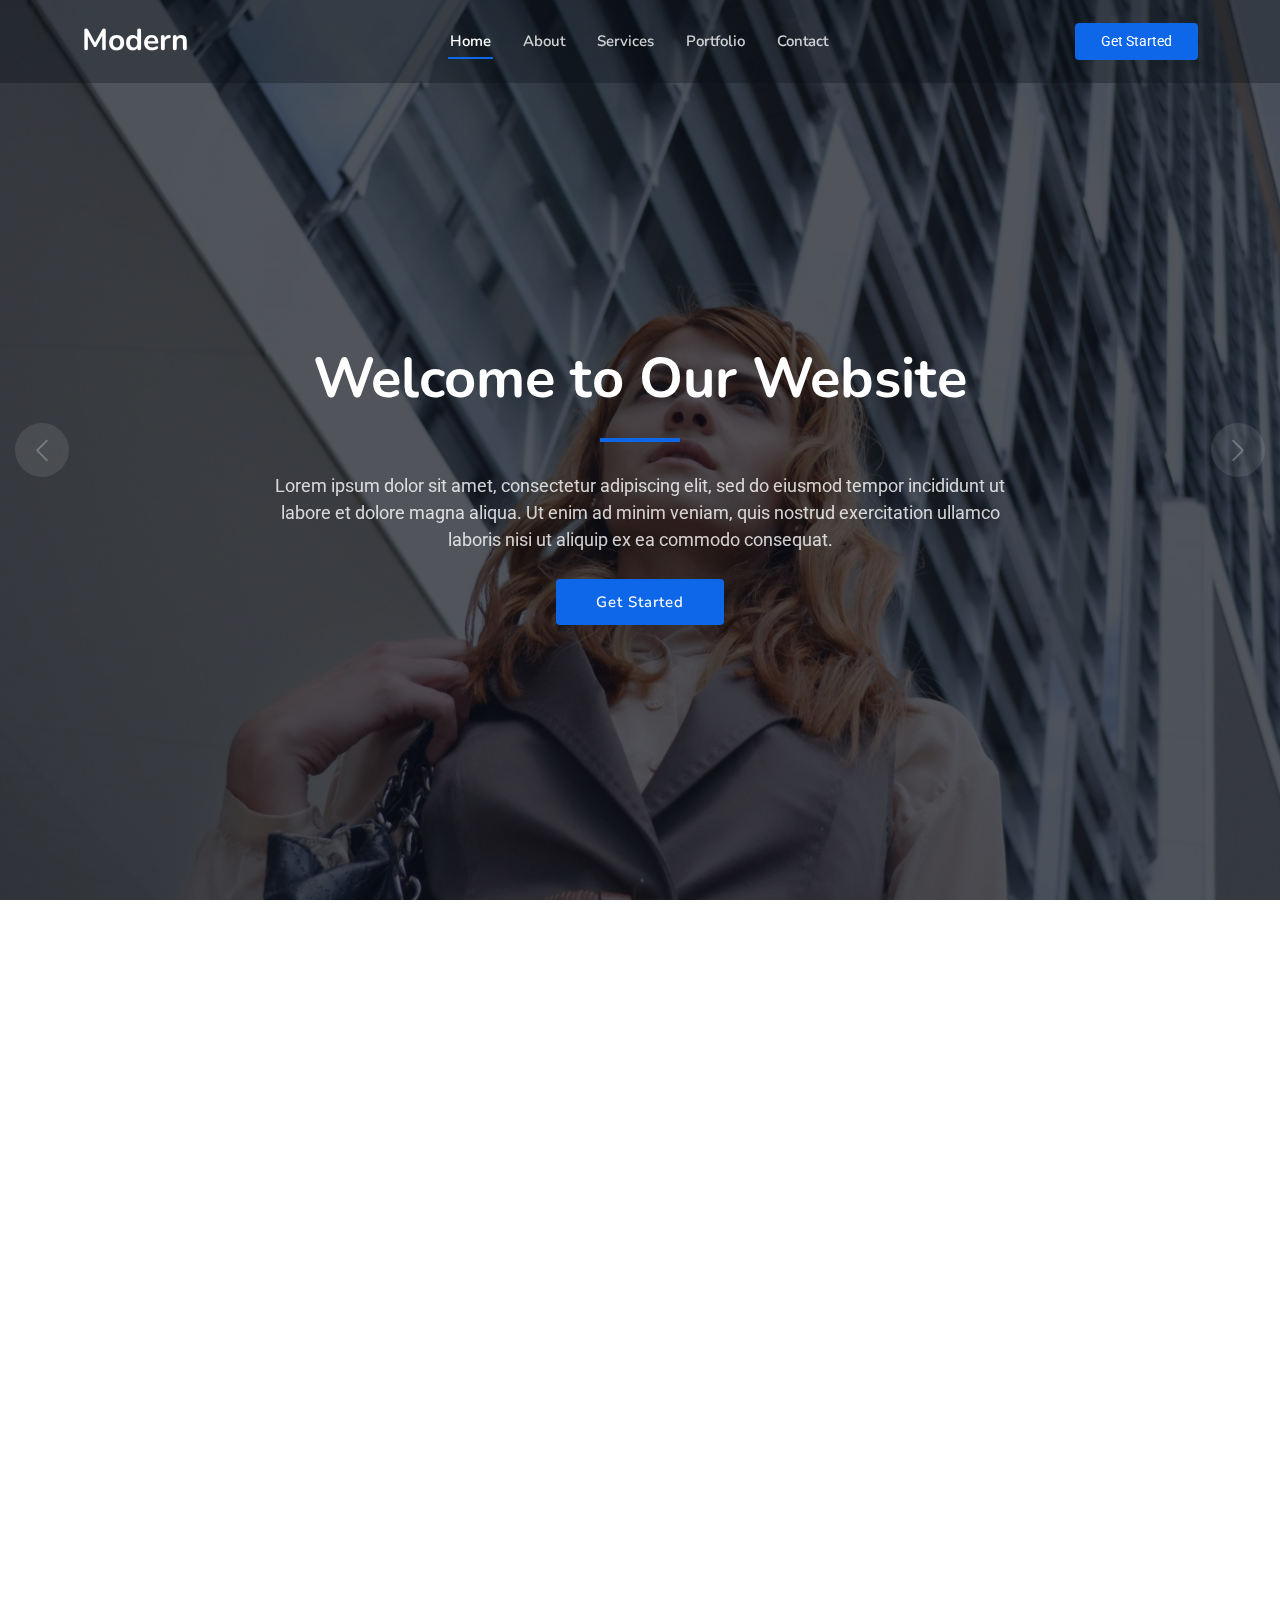
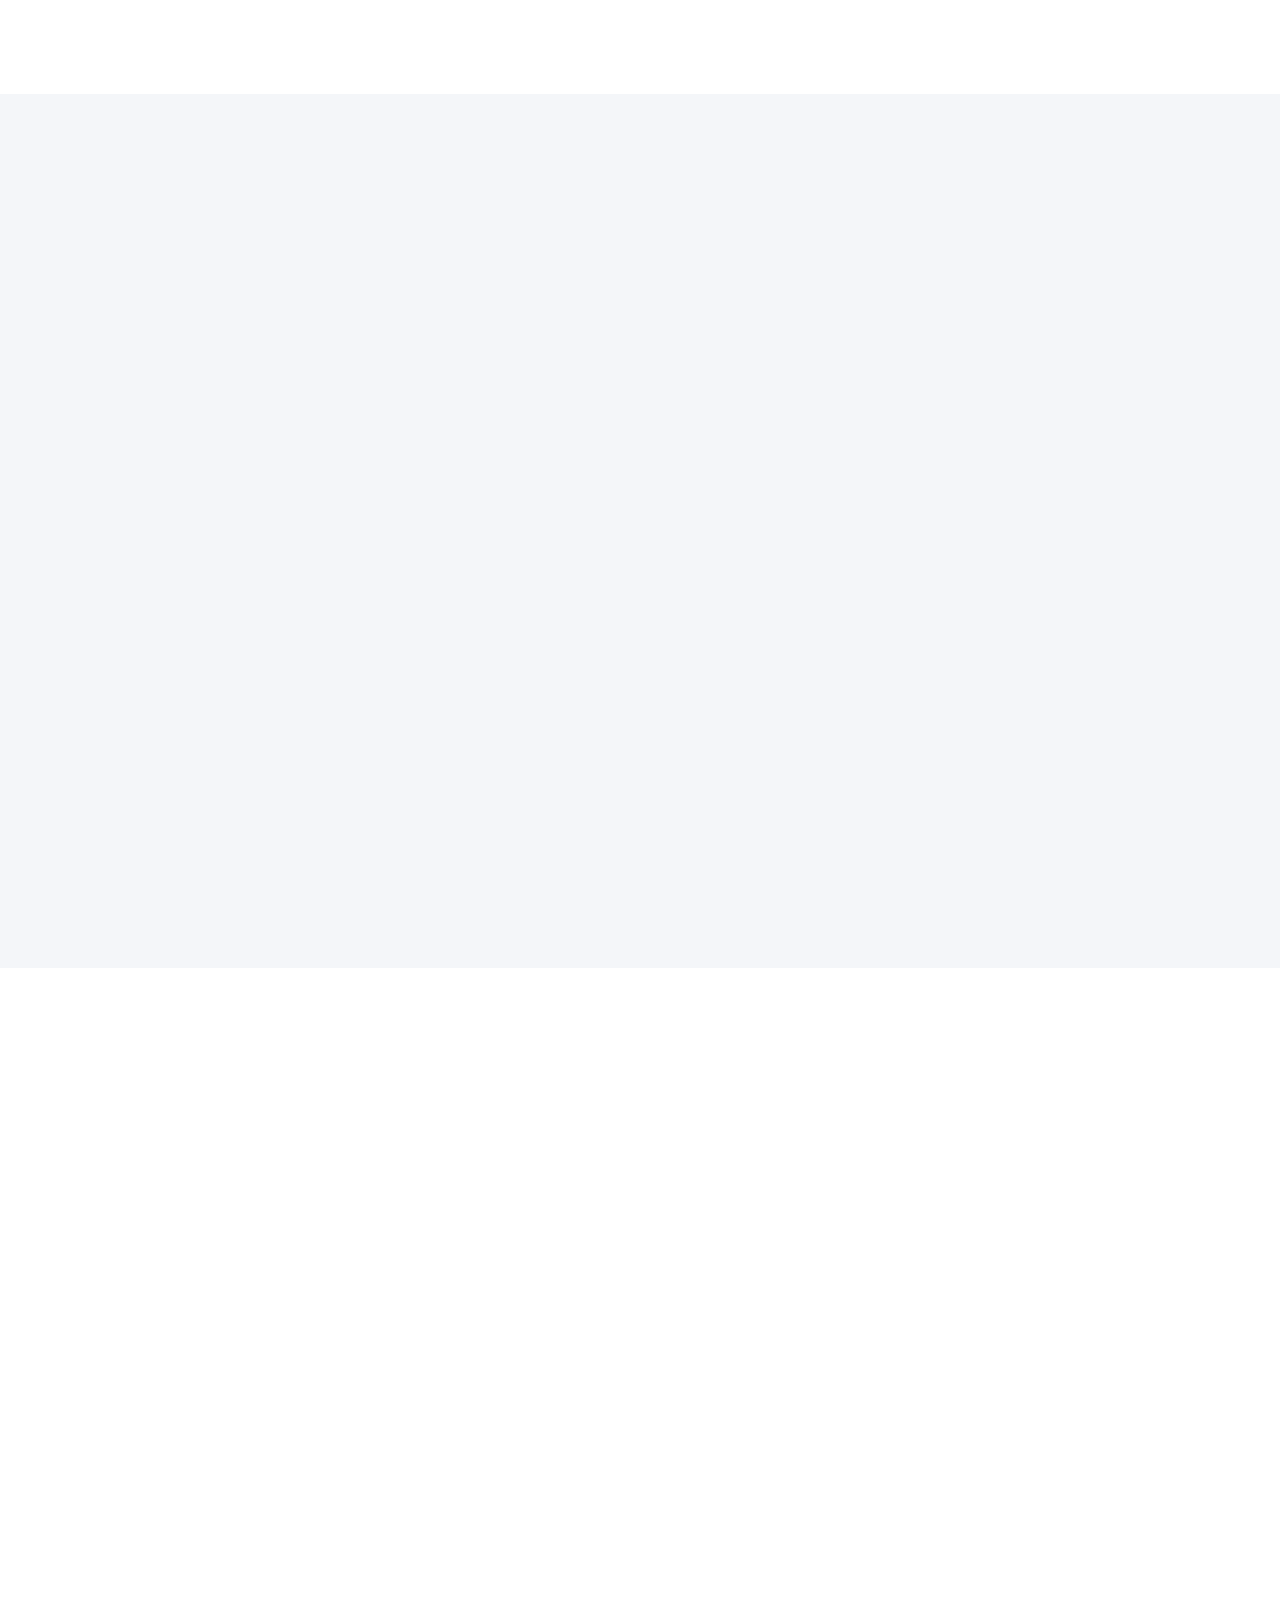
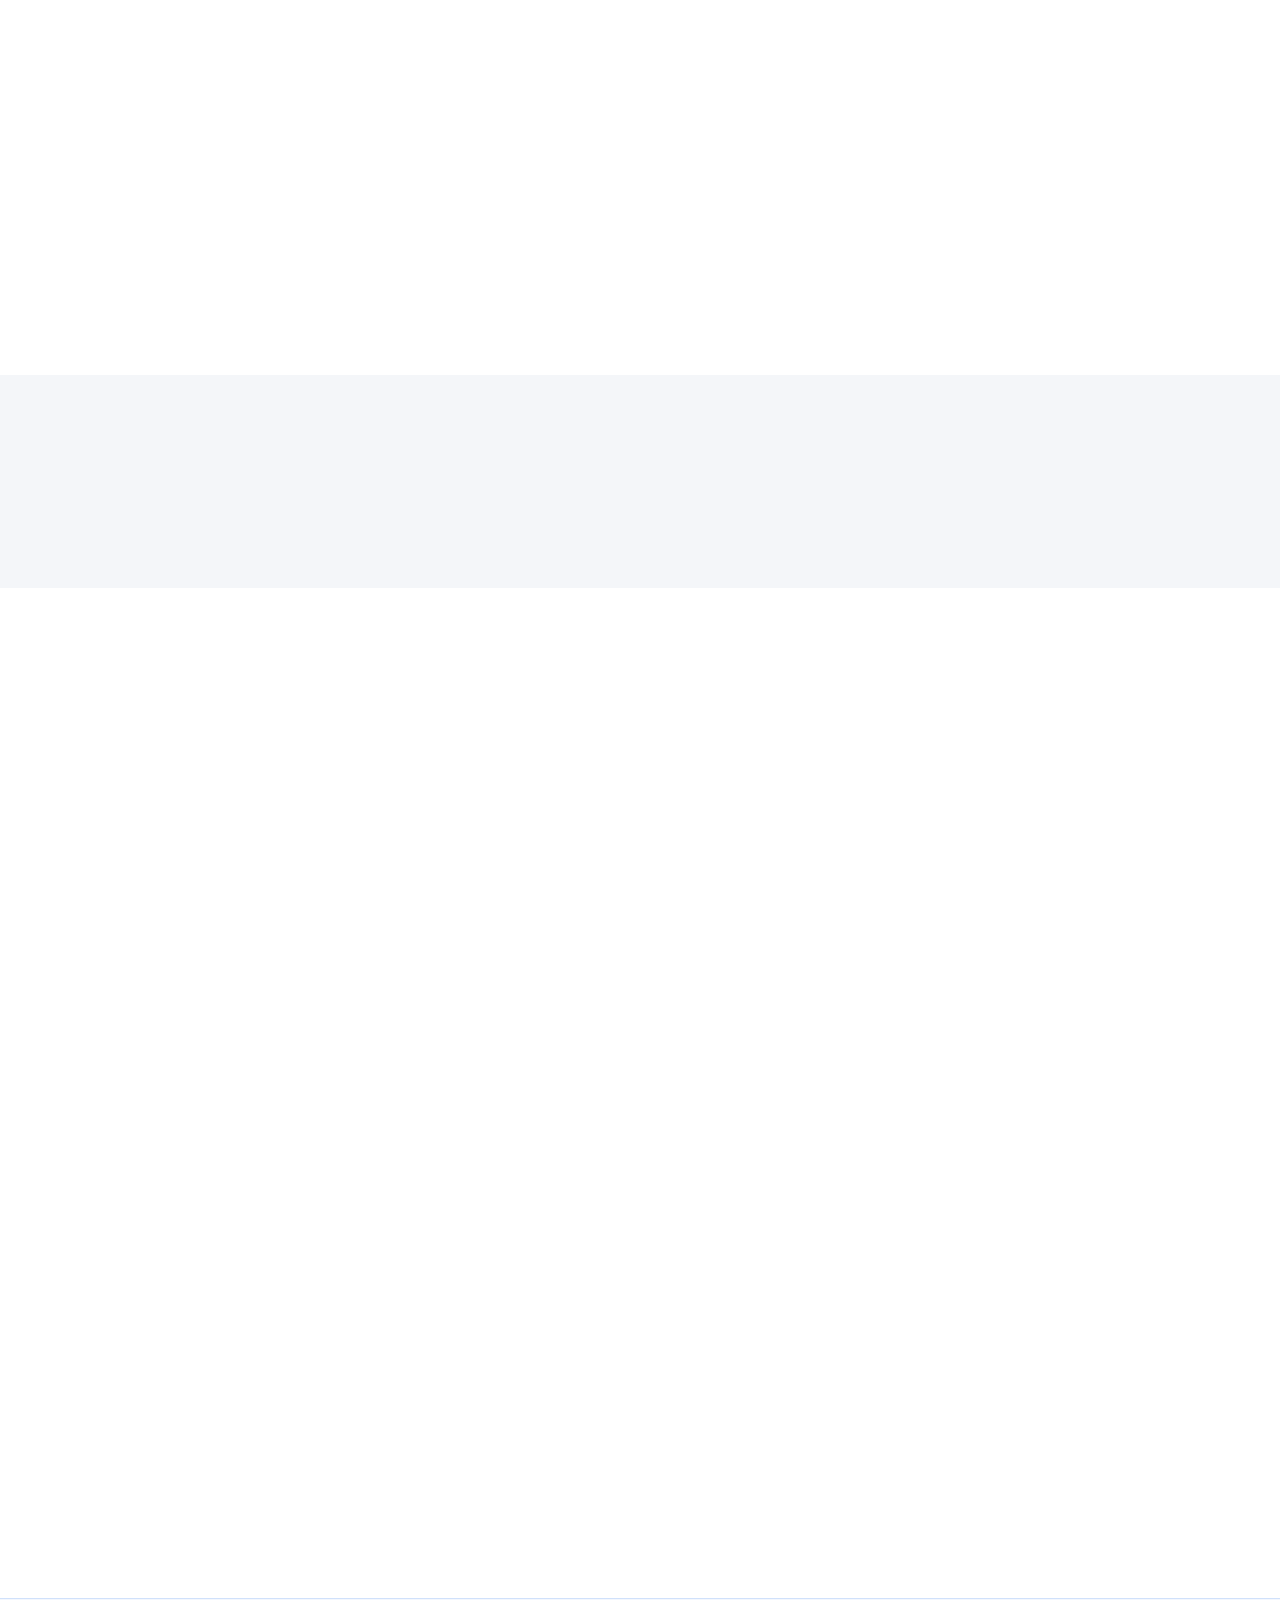
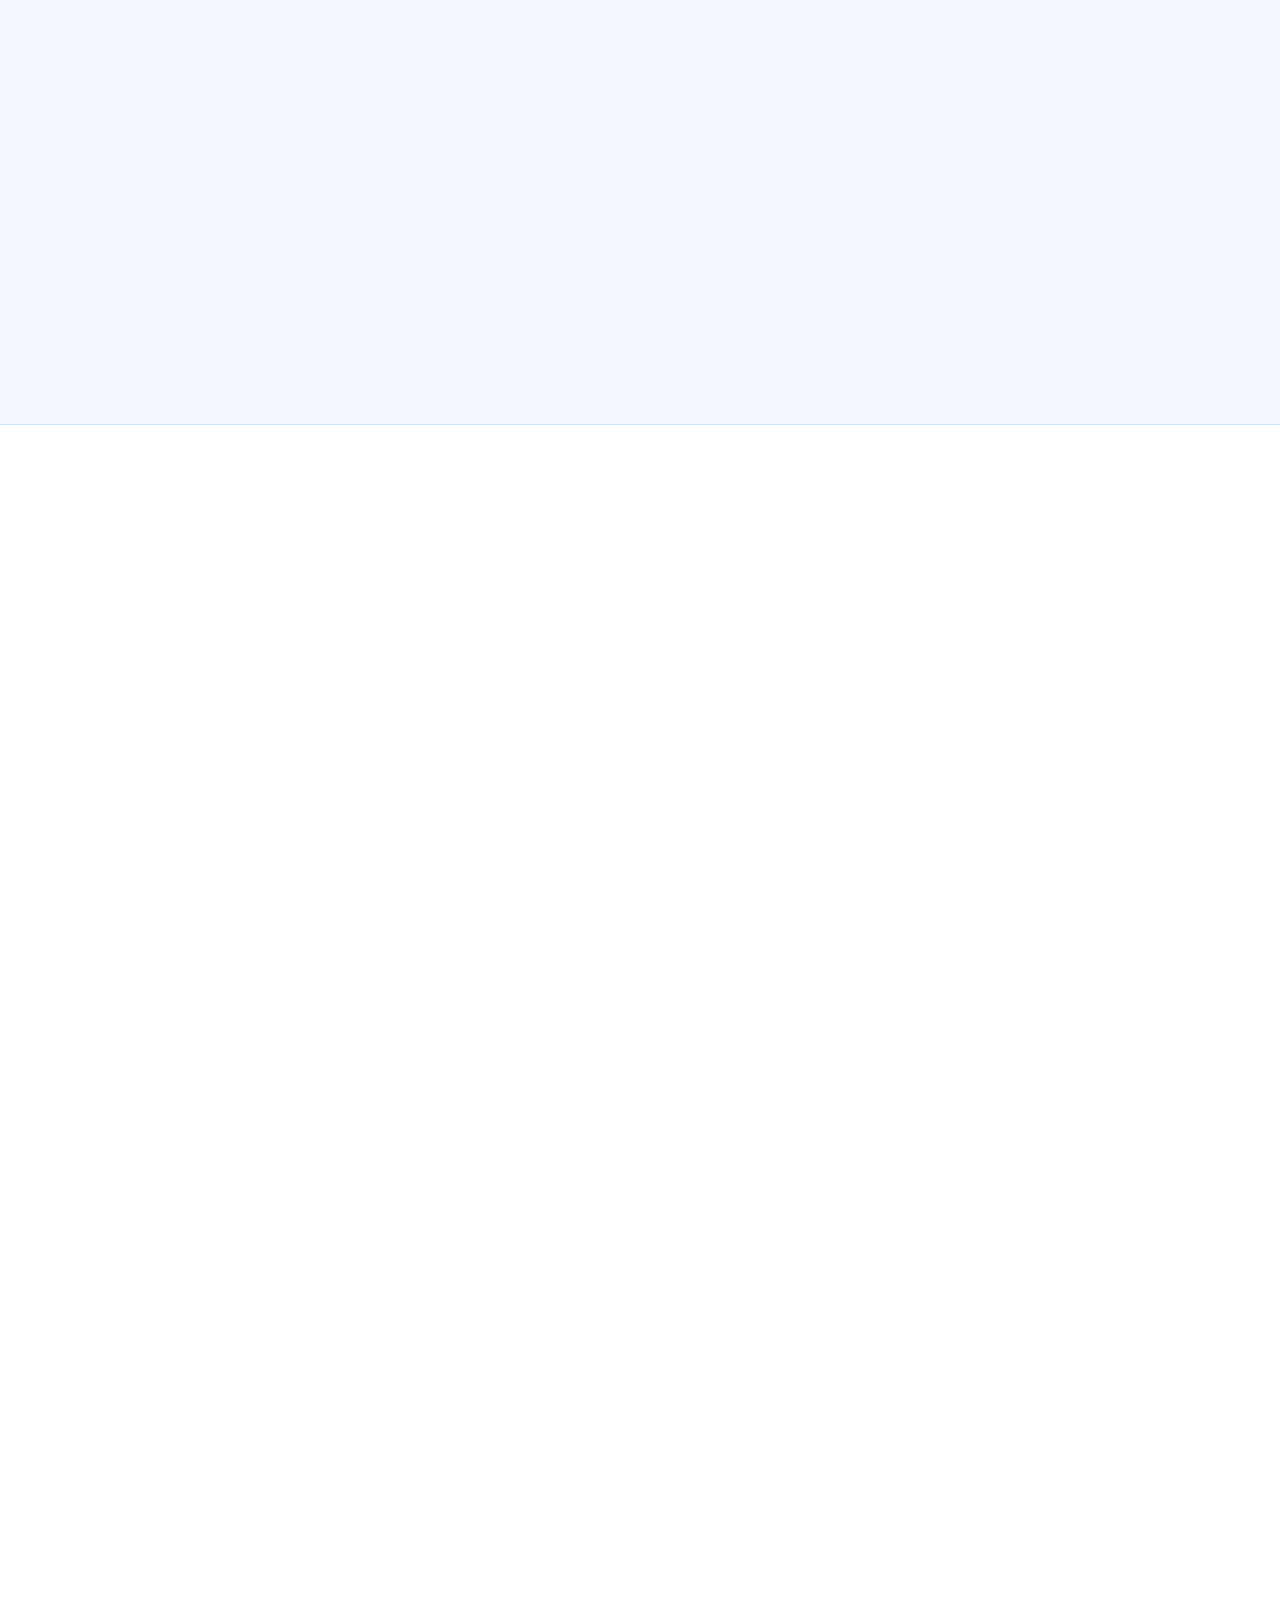
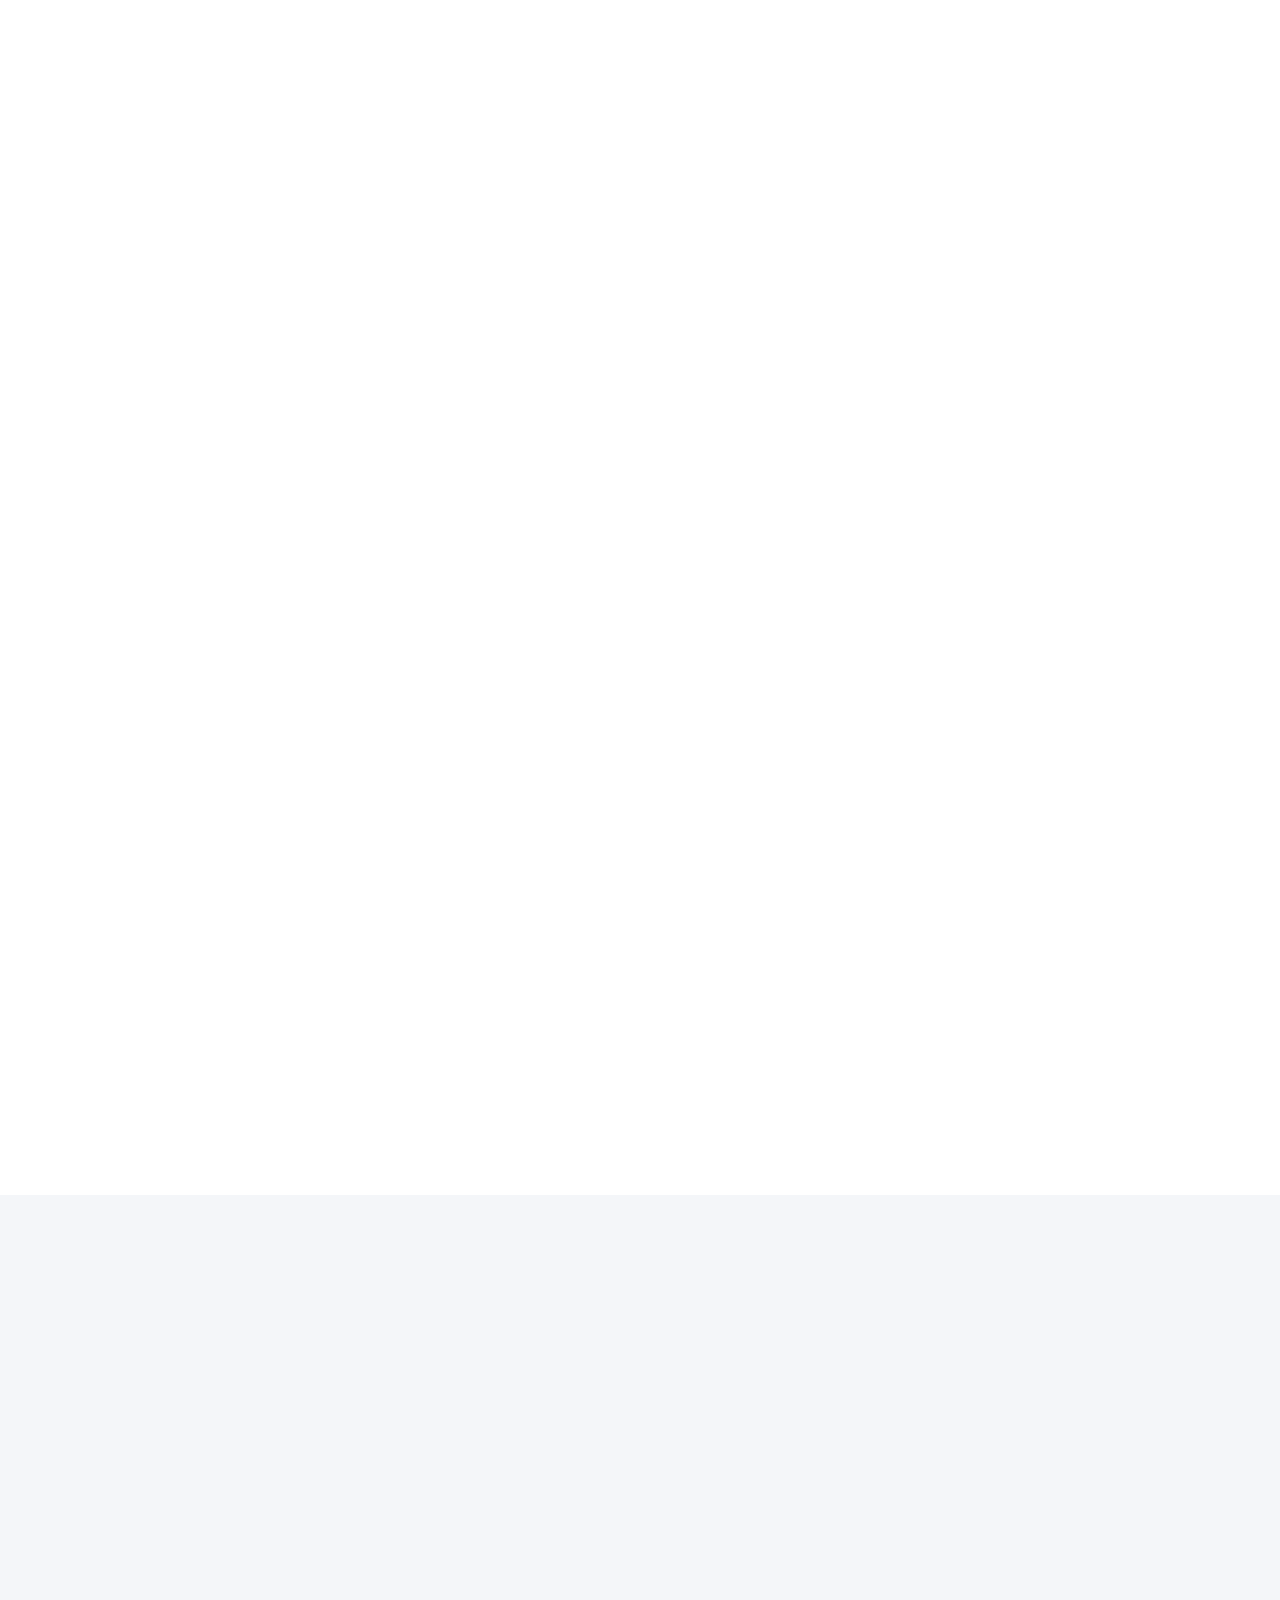
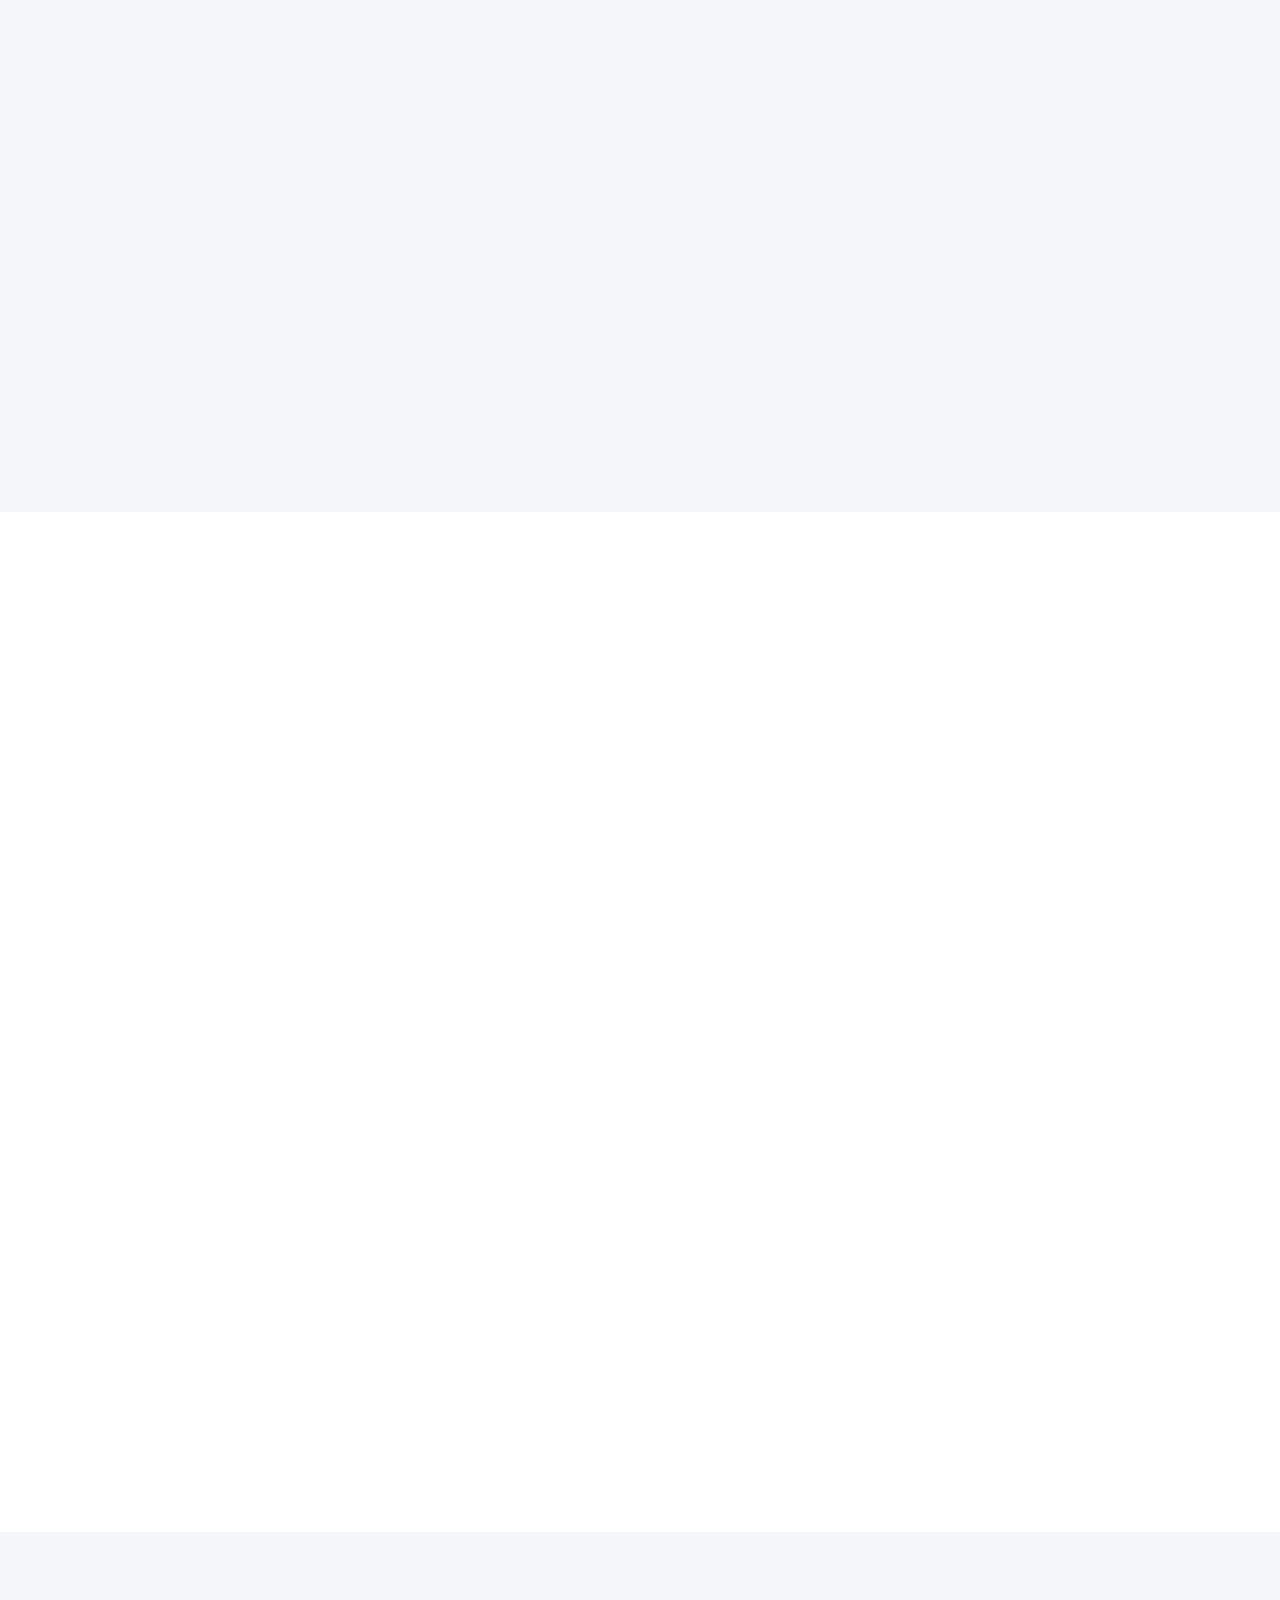
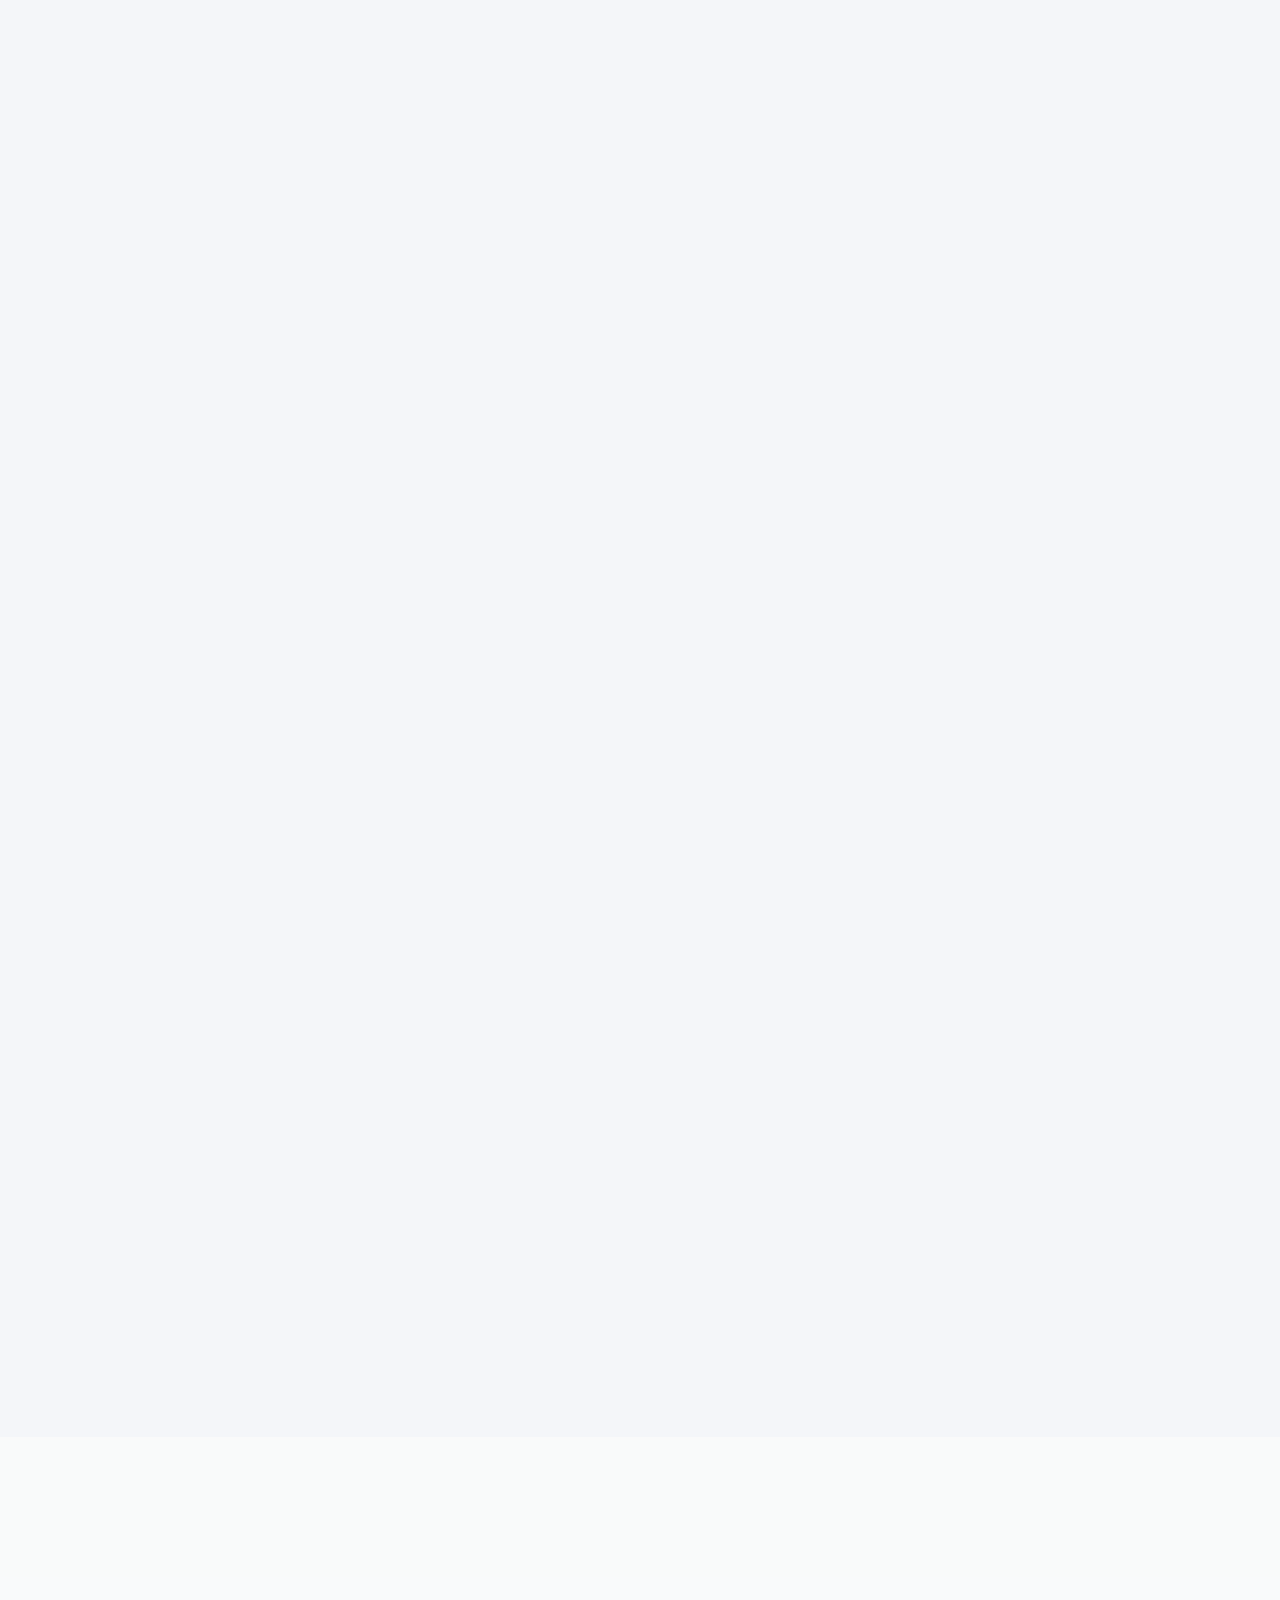
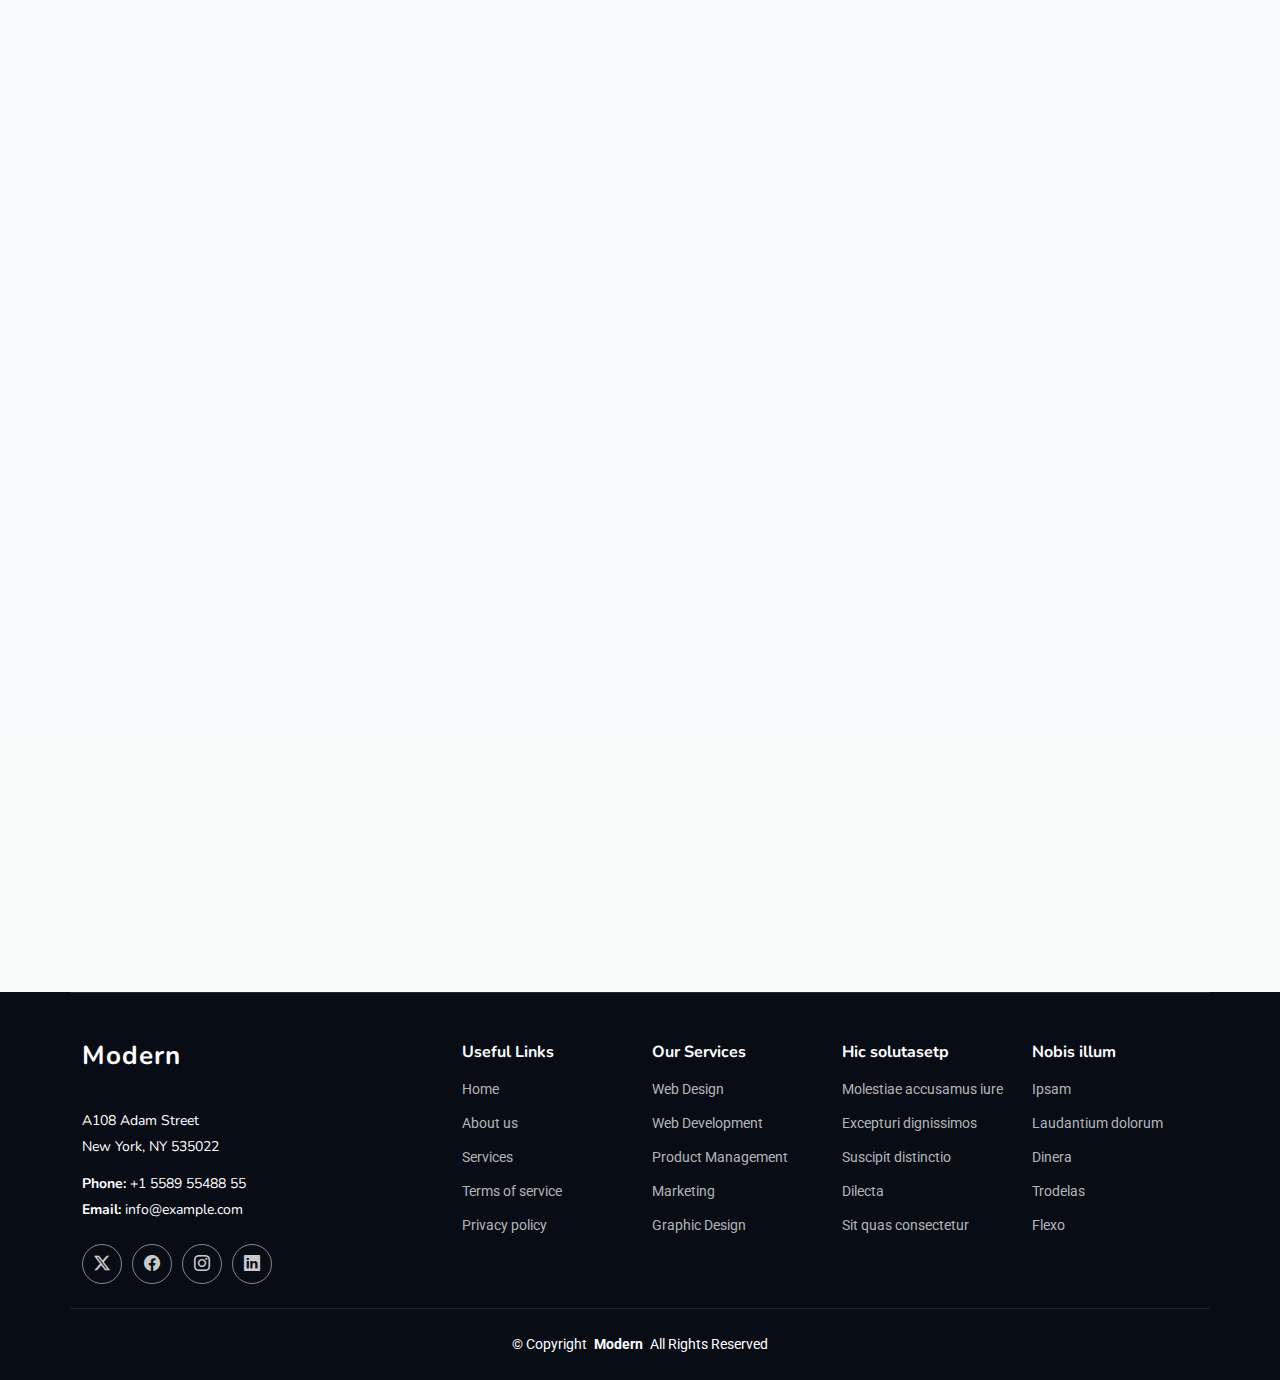
<file: index.html>
<!DOCTYPE html>
<html lang="en">

<head>
  <meta charset="utf-8">
  <meta content="width=device-width, initial-scale=1.0" name="viewport">
  <title>Index - idt-modern-edge </title>
  <meta name="description" content="">
  <meta name="keywords" content="">

  <!-- Favicons -->
  <link href="assets/img/favicon.png" rel="icon">
  <link href="assets/img/apple-touch-icon.png" rel="apple-touch-icon">

  <!-- Fonts -->
  <link href="https://fonts.googleapis.com" rel="preconnect">
  <link href="https://fonts.gstatic.com" rel="preconnect" crossorigin>
  <link href="https://fonts.googleapis.com/css2?family=Roboto:ital,wght@0,100;0,300;0,400;0,500;0,700;0,900;1,100;1,300;1,400;1,500;1,700;1,900&family=Nunito:ital,wght@0,200;0,300;0,400;0,500;0,600;0,700;0,800;0,900;1,200;1,300;1,400;1,500;1,600;1,700;1,800;1,900&display=swap" rel="stylesheet">

  <!-- Vendor CSS Files -->
  <link href="assets/vendor/bootstrap/css/bootstrap.min.css" rel="stylesheet">
  <link href="assets/vendor/bootstrap-icons/bootstrap-icons.css" rel="stylesheet">
  <link href="assets/vendor/aos/aos.css" rel="stylesheet">
  <link href="assets/vendor/glightbox/css/glightbox.min.css" rel="stylesheet">

  <!-- Main CSS File -->
  <link href="assets/css/main.css" rel="stylesheet">

</head>

<body class="index-page">

  <header id="header" class="header d-flex align-items-center fixed-top">
    <div class="container position-relative d-flex align-items-center justify-content-between">

      <a href="index.html" class="logo d-flex align-items-center me-auto me-xl-0">
        <!-- Uncomment the line below if you also wish to use an image logo -->
        <!-- <img src="assets/img/logo.webp" alt=""> -->
        <h1 class="sitename">Modern</h1>
      </a>

      <nav id="navmenu" class="navmenu">
        <ul>
          <li><a href="#hero" class="active">Home</a></li>
          <li><a href="#about">About</a></li>
          <li><a href="#services">Services</a></li>
          <li><a href="#portfolio">Portfolio</a></li>

          <!-- <li class="dropdown"><a href="#"><span>Dropdown</span> <i class="bi bi-chevron-down toggle-dropdown"></i></a>
      <ul>
        <li><a href="#">Dropdown 1</a></li>
        <li class="dropdown"><a href="#"><span>Deep Dropdown</span> <i class="bi bi-chevron-down toggle-dropdown"></i></a>
          <ul>
            <li><a href="#">Deep Dropdown 1</a></li>
            <li><a href="#">Deep Dropdown 2</a></li>
            <li><a href="#">Deep Dropdown 3</a></li>
            <li><a href="#">Deep Dropdown 4</a></li>
            <li><a href="#">Deep Dropdown 5</a></li>
          </ul>
        </li>
        <li><a href="#">Dropdown 2</a></li>
        <li><a href="#">Dropdown 3</a></li>
        <li><a href="#">Dropdown 4</a></li>
      </ul>
    </li>-->
          <li><a href="#contact">Contact</a></li>
        </ul>
        <i class="mobile-nav-toggle d-xl-none bi bi-list"></i>
      </nav>

      <a class="btn-getstarted" href="index.html#about">Get Started</a>

    </div>
  </header>

  <main class="main">

    <!-- Hero Section -->
    <section id="hero" class="hero section dark-background">

      <div class="info d-flex align-items-center">
        <div class="container">
          <div class="row justify-content-center" data-aos="fade-up" data-aos-delay="100">
            <div class="col-lg-8 text-center">
              <h2>Welcome to Our Website</h2>
              <p>Lorem ipsum dolor sit amet, consectetur adipiscing elit, sed do eiusmod tempor incididunt ut labore et dolore magna aliqua. Ut enim ad minim veniam, quis nostrud exercitation ullamco laboris nisi ut aliquip ex ea commodo consequat.</p>
              <a href="#featured-services" class="btn-get-started">Get Started</a>
            </div>
          </div>
        </div>
      </div>

      <div id="hero-carousel" class="carousel slide" data-bs-ride="carousel" data-bs-interval="5000">

        <div class="carousel-item active">
          <img src="assets/img/slider/slider-17.webp" alt="">
        </div>

        <div class="carousel-item">
          <img src="assets/img/slider/slider-2.webp" alt="">
        </div>

        <div class="carousel-item">
          <img src="assets/img/slider/slider-3.webp" alt="">
        </div>

        <div class="carousel-item">
          <img src="assets/img/slider/slider-4.webp" alt="">
        </div>

        <div class="carousel-item">
          <img src="assets/img/slider/slider-5.webp" alt="">
        </div>

        <a class="carousel-control-prev" href="#hero-carousel" role="button" data-bs-slide="prev">
          <span class="carousel-control-prev-icon bi bi-chevron-left" aria-hidden="true"></span>
        </a>

        <a class="carousel-control-next" href="#hero-carousel" role="button" data-bs-slide="next">
          <span class="carousel-control-next-icon bi bi-chevron-right" aria-hidden="true"></span>
        </a>

      </div>

    </section><!-- /Hero Section -->

    <!-- Featured Services Section -->
    <section id="featured-services" class="featured-services section">

      <div class="container" data-aos="fade-up" data-aos-delay="100">

        <div class="row g-4">

          <div class="col-lg-6">
            <div class="service-card">
              <div class="service-header">
                <div class="icon-wrapper">
                  <i class="bi bi-activity"></i>
                </div>
                <h3><a href="" class="stretched-link">Performance Analytics</a></h3>
              </div>
              <p>Real-time insights into your application's performance metrics. Monitor user engagement, system uptime, and optimization opportunities with comprehensive dashboards and detailed reports.</p>
              <div class="features-list">
                <div class="feature-item">
                  <i class="bi bi-check-circle"></i>
                  <span>Live performance tracking</span>
                </div>
                <div class="feature-item">
                  <i class="bi bi-check-circle"></i>
                  <span>Custom alert notifications</span>
                </div>
                <div class="feature-item">
                  <i class="bi bi-check-circle"></i>
                  <span>Detailed analytics reports</span>
                </div>
              </div>
            </div>
          </div>

          <div class="col-lg-6">
            <div class="service-card">
              <div class="service-header">
                <div class="icon-wrapper">
                  <i class="bi bi-bounding-box-circles"></i>
                </div>
                <h3><a href="" class="stretched-link">Intelligent Automation</a></h3>
              </div>
              <p>Streamline your workflows with smart automation tools. Reduce manual tasks, increase productivity, and focus on strategic initiatives while our platform handles routine operations efficiently.</p>
              <div class="features-list">
                <div class="feature-item">
                  <i class="bi bi-check-circle"></i>
                  <span>Workflow automation</span>
                </div>
                <div class="feature-item">
                  <i class="bi bi-check-circle"></i>
                  <span>API integrations</span>
                </div>
                <div class="feature-item">
                  <i class="bi bi-check-circle"></i>
                  <span>Template library</span>
                </div>
              </div>
            </div>
          </div>

          <div class="col-lg-6">
            <div class="service-card">
              <div class="service-header">
                <div class="icon-wrapper">
                  <i class="bi bi-calendar4-week"></i>
                </div>
                <h3><a href="" class="stretched-link">Team Collaboration</a></h3>
              </div>
              <p>Enhance team productivity with unified collaboration features. Share files, communicate in real-time, manage projects, and keep everyone aligned on goals and deliverables.</p>
              <div class="features-list">
                <div class="feature-item">
                  <i class="bi bi-check-circle"></i>
                  <span>Real-time communication</span>
                </div>
                <div class="feature-item">
                  <i class="bi bi-check-circle"></i>
                  <span>Project management</span>
                </div>
                <div class="feature-item">
                  <i class="bi bi-check-circle"></i>
                  <span>File sharing and sync</span>
                </div>
              </div>
            </div>
          </div>

          <div class="col-lg-6">
            <div class="service-card">
              <div class="service-header">
                <div class="icon-wrapper">
                  <i class="bi bi-broadcast"></i>
                </div>
                <h3><a href="" class="stretched-link">Security &amp; Compliance</a></h3>
              </div>
              <p>Enterprise-grade security with full compliance standards. Protect your data with end-to-end encryption, regular audits, and comprehensive security protocols that meet industry requirements.</p>
              <div class="features-list">
                <div class="feature-item">
                  <i class="bi bi-check-circle"></i>
                  <span>End-to-end encryption</span>
                </div>
                <div class="feature-item">
                  <i class="bi bi-check-circle"></i>
                  <span>Compliance certifications</span>
                </div>
                <div class="feature-item">
                  <i class="bi bi-check-circle"></i>
                  <span>Regular security audits</span>
                </div>
              </div>
            </div>
          </div>

        </div>

      </div>

    </section><!-- /Featured Services Section -->

    <!-- About Section -->
    <section id="about" class="about section light-background">

      <!-- Section Title -->
      <div class="container section-title" data-aos="fade-up">
        <h2>About</h2>
        <p>Necessitatibus eius consequatur ex aliquid fuga eum quidem sint consectetur velit. Sed ut perspiciatis unde omnis iste natus error sit voluptatem accusantium doloremque laudantium totam rem aperiam</p>
      </div><!-- End Section Title -->

      <div class="container" data-aos="fade-up" data-aos-delay="100">

        <div class="row gy-5 align-items-center">

          <div class="col-lg-5 order-2 order-lg-1">
            <div class="content">
              <h3>Building Trust Through Excellence and Innovation</h3>
              <p class="lead">Sed ut perspiciatis unde omnis iste natus error sit voluptatem accusantium doloremque laudantium, totam rem aperiam, eaque ipsa quae ab illo inventore veritatis.</p>
              <p>Nemo enim ipsam voluptatem quia voluptas sit aspernatur aut odit aut fugit, sed quia consequuntur magni dolores eos qui ratione voluptatem sequi nesciunt.</p>

              <div class="features-list">
                <div class="feature-item">
                  <div class="icon-wrapper">
                    <i class="bi bi-award"></i>
                  </div>
                  <div class="feature-content">
                    <h5>Industry Expertise</h5>
                    <p>Neque porro quisquam est, qui dolorem ipsum quia dolor sit amet, consectetur adipisci velit.</p>
                  </div>
                </div>

                <div class="feature-item">
                  <div class="icon-wrapper">
                    <i class="bi bi-shield-check"></i>
                  </div>
                  <div class="feature-content">
                    <h5>Proven Results</h5>
                    <p>At vero eos et accusamus et iusto odio dignissimos ducimus qui blanditiis praesentium voluptatum.</p>
                  </div>
                </div>

                <div class="feature-item">
                  <div class="icon-wrapper">
                    <i class="bi bi-people"></i>
                  </div>
                  <div class="feature-content">
                    <h5>Client-Focused Approach</h5>
                    <p>Temporibus autem quibusdam et aut officiis debitis aut rerum necessitatibus saepe eveniet.</p>
                  </div>
                </div>
              </div>
            </div>
          </div>

          <div class="col-lg-7 order-1 order-lg-2">
            <div class="image-grid">
              <div class="grid-item grid-large" data-aos="fade-up" data-aos-delay="200">
                <img src="assets/img/about/about-1.webp" class="img-fluid" alt="">
              </div>
              <div class="grid-item grid-small" data-aos="fade-up" data-aos-delay="300">
                <img src="assets/img/about/about-square-2.webp" class="img-fluid" alt="">
              </div>
              <div class="stats-card" data-aos="fade-up" data-aos-delay="400">
                <div class="stat-item">
                  <h4>15+</h4>
                  <p>Years Experience</p>
                </div>
                <div class="stat-item">
                  <h4>500+</h4>
                  <p>Projects Completed</p>
                </div>
              </div>
            </div>
          </div>

        </div>

      </div>

    </section><!-- /About Section -->

    <!-- Why Us Section -->
    <section id="why-us" class="why-us section">

      <!-- Section Title -->
      <div class="container section-title" data-aos="fade-up">
        <h2>Why Us</h2>
        <p>Necessitatibus eius consequatur ex aliquid fuga eum quidem sint consectetur velit. Sed ut perspiciatis unde omnis iste natus error sit voluptatem accusantium doloremque laudantium totam rem aperiam</p>
      </div><!-- End Section Title -->

      <div class="container" data-aos="fade-up" data-aos-delay="100">

        <div class="row">

          <div class="col-lg-5">
            <div class="content">

              <p>Sed ut perspiciatis unde omnis iste natus error sit voluptatem accusantium doloremque laudantium, totam rem aperiam, eaque ipsa quae ab illo inventore veritatis et quasi architecto beatae vitae dicta sunt explicabo. Nemo enim ipsam voluptatem quia voluptas.</p>
              <div class="stats-wrapper">
                <div class="stat-item">
                  <div class="stat-number purecounter" data-purecounter-start="0" data-purecounter-end="25" data-purecounter-duration="0">25</div>
                  <div class="stat-label">Years Experience</div>
                </div>
                <div class="stat-item">
                  <div class="stat-number purecounter" data-purecounter-start="0" data-purecounter-end="850" data-purecounter-duration="0">850</div>
                  <div class="stat-label">Clients Served</div>
                </div>
                <div class="stat-item">
                  <div class="stat-number purecounter" data-purecounter-start="0" data-purecounter-end="98" data-purecounter-duration="0">98</div>
                  <div class="stat-label">Success Rate</div>
                </div>
              </div>
            </div>
          </div>

          <div class="col-lg-7">
            <div class="features-grid">

              <div class="feature-item" data-aos="fade-up" data-aos-delay="200">
                <div class="feature-icon">
                  <i class="bi bi-shield-check"></i>
                </div>
                <div class="feature-content">
                  <h4>Industry Expertise</h4>
                  <p>Nemo enim ipsam voluptatem quia voluptas sit aspernatur aut odit aut fugit, sed quia consequuntur magni dolores eos qui ratione.</p>
                </div>
              </div>

              <div class="feature-item" data-aos="fade-up" data-aos-delay="250">
                <div class="feature-icon">
                  <i class="bi bi-graph-up-arrow"></i>
                </div>
                <div class="feature-content">
                  <h4>Proven Track Record</h4>
                  <p>At vero eos et accusamus et iusto odio dignissimos ducimus qui blanditiis praesentium voluptatum deleniti atque corrupti quos.</p>
                </div>
              </div>

              <div class="feature-item" data-aos="fade-up" data-aos-delay="300">
                <div class="feature-icon">
                  <i class="bi bi-people"></i>
                </div>
                <div class="feature-content">
                  <h4>Dedicated Team</h4>
                  <p>Temporibus autem quibusdam et aut officiis debitis aut rerum necessitatibus saepe eveniet ut et voluptates repudiandae sint.</p>
                </div>
              </div>

              <div class="feature-item" data-aos="fade-up" data-aos-delay="350">
                <div class="feature-icon">
                  <i class="bi bi-award"></i>
                </div>
                <div class="feature-content">
                  <h4>Quality Assurance</h4>
                  <p>Et harum quidem rerum facilis est et expedita distinctio nam libero tempore, cum soluta nobis est eligendi optio cumque.</p>
                </div>
              </div>

              <div class="feature-item" data-aos="fade-up" data-aos-delay="400">
                <div class="feature-icon">
                  <i class="bi bi-headset"></i>
                </div>
                <div class="feature-content">
                  <h4>24/7 Support</h4>
                  <p>Itaque earum rerum hic tenetur a sapiente delectus, ut aut reiciendis voluptatibus maiores alias consequatur aut perferendis.</p>
                </div>
              </div>

              <div class="feature-item" data-aos="fade-up" data-aos-delay="450">
                <div class="feature-icon">
                  <i class="bi bi-lock"></i>
                </div>
                <div class="feature-content">
                  <h4>Security First</h4>
                  <p>Quis autem vel eum iure reprehenderit qui in ea voluptate velit esse quam nihil molestiae consequatur vel illum qui dolorem.</p>
                </div>
              </div>

            </div>
          </div>

        </div>

      </div>

    </section><!-- /Why Us Section -->

    <!-- Clients Section -->
    <section id="clients" class="clients section light-background">

      <div class="container" data-aos="fade-up" data-aos-delay="100">

        <div class="row gy-4">
          <div class="col-xl-2 col-lg-3 col-md-4 col-6" data-aos="zoom-in" data-aos-delay="100">
            <div class="client-item">
              <img src="assets/img/clients/clients-1.webp" class="img-fluid" alt="Client 1">
            </div>
          </div><!-- End Client Item -->

          <div class="col-xl-2 col-lg-3 col-md-4 col-6" data-aos="zoom-in" data-aos-delay="150">
            <div class="client-item">
              <img src="assets/img/clients/clients-2.webp" class="img-fluid" alt="Client 2">
            </div>
          </div><!-- End Client Item -->

          <div class="col-xl-2 col-lg-3 col-md-4 col-6" data-aos="zoom-in" data-aos-delay="200">
            <div class="client-item">
              <img src="assets/img/clients/clients-3.webp" class="img-fluid" alt="Client 3">
            </div>
          </div><!-- End Client Item -->

          <div class="col-xl-2 col-lg-3 col-md-4 col-6" data-aos="zoom-in" data-aos-delay="250">
            <div class="client-item">
              <img src="assets/img/clients/clients-4.webp" class="img-fluid" alt="Client 4">
            </div>
          </div><!-- End Client Item -->

          <div class="col-xl-2 col-lg-3 col-md-4 col-6" data-aos="zoom-in" data-aos-delay="300">
            <div class="client-item">
              <img src="assets/img/clients/clients-5.webp" class="img-fluid" alt="Client 5">
            </div>
          </div><!-- End Client Item -->

          <div class="col-xl-2 col-lg-3 col-md-4 col-6" data-aos="zoom-in" data-aos-delay="350">
            <div class="client-item">
              <img src="assets/img/clients/clients-6.webp" class="img-fluid" alt="Client 6">
            </div>
          </div><!-- End Client Item -->

        </div>

      </div>

    </section><!-- /Clients Section -->

    <!-- Services Section -->
    <section id="services" class="services section">

      <!-- Section Title -->
      <div class="container section-title" data-aos="fade-up">
        <h2>Services</h2>
        <p>Necessitatibus eius consequatur ex aliquid fuga eum quidem sint consectetur velit. Sed ut perspiciatis unde omnis iste natus error sit voluptatem accusantium doloremque laudantium totam rem aperiam</p>
      </div><!-- End Section Title -->

      <div class="container" data-aos="fade-up" data-aos-delay="100">

        <div class="row gy-4">

          <div class="col-lg-4 col-md-6" data-aos="fade-up" data-aos-delay="100">
            <div class="service-card">
              <div class="icon-wrapper">
                <i class="bi bi-graph-up-arrow"></i>
              </div>
              <h3>Strategic Consulting</h3>
              <p>Sed ut perspiciatis unde omnis iste natus error sit voluptatem accusantium doloremque laudantium, totam rem aperiam eaque ipsa.</p>
              <a href="service-details.html" class="learn-more">Learn More <i class="bi bi-arrow-right"></i></a>
            </div>
          </div>

          <div class="col-lg-4 col-md-6" data-aos="fade-up" data-aos-delay="200">
            <div class="service-card">
              <div class="icon-wrapper">
                <i class="bi bi-shield-check"></i>
              </div>
              <h3>Risk Management</h3>
              <p>At vero eos et accusamus et iusto odio dignissimos ducimus qui blanditiis praesentium voluptatum deleniti atque corrupti quos.</p>
              <a href="service-details.html" class="learn-more">Learn More <i class="bi bi-arrow-right"></i></a>
            </div>
          </div>

          <div class="col-lg-4 col-md-6" data-aos="fade-up" data-aos-delay="300">
            <div class="service-card">
              <div class="icon-wrapper">
                <i class="bi bi-briefcase"></i>
              </div>
              <h3>Business Solutions</h3>
              <p>Et harum quidem rerum facilis est et expedita distinctio nam libero tempore cum soluta nobis est eligendi optio cumque.</p>
              <a href="service-details.html" class="learn-more">Learn More <i class="bi bi-arrow-right"></i></a>
            </div>
          </div>

          <div class="col-lg-4 col-md-6" data-aos="fade-up" data-aos-delay="100">
            <div class="service-card">
              <div class="icon-wrapper">
                <i class="bi bi-pie-chart"></i>
              </div>
              <h3>Financial Planning</h3>
              <p>Temporibus autem quibusdam et aut officiis debitis aut rerum necessitatibus saepe eveniet ut et voluptates repudiandae sint.</p>
              <a href="service-details.html" class="learn-more">Learn More <i class="bi bi-arrow-right"></i></a>
            </div>
          </div>

          <div class="col-lg-4 col-md-6" data-aos="fade-up" data-aos-delay="200">
            <div class="service-card">
              <div class="icon-wrapper">
                <i class="bi bi-people"></i>
              </div>
              <h3>Team Development</h3>
              <p>Itaque earum rerum hic tenetur sapiente delectus ut aut reiciendis voluptatibus maiores alias consequatur aut perferendis doloribus.</p>
              <a href="service-details.html" class="learn-more">Learn More <i class="bi bi-arrow-right"></i></a>
            </div>
          </div>

          <div class="col-lg-4 col-md-6" data-aos="fade-up" data-aos-delay="300">
            <div class="service-card">
              <div class="icon-wrapper">
                <i class="bi bi-lightbulb"></i>
              </div>
              <h3>Innovation Strategy</h3>
              <p>Nemo enim ipsam voluptatem quia voluptas sit aspernatur aut odit aut fugit sed quia consequuntur magni dolores eos qui ratione.</p>
              <a href="service-details.html" class="learn-more">Learn More <i class="bi bi-arrow-right"></i></a>
            </div>
          </div>

        </div>

      </div>

    </section><!-- /Services Section -->

    <!-- Call To Action Section -->
    <section id="call-to-action" class="call-to-action section">

      <div class="container">

        <div class="row align-items-center" data-aos="fade-up" data-aos-delay="100">
          <div class="col-lg-8">
            <div class="content">
              <h2>Ready to Transform Your Business?</h2>
              <p>Partner with industry experts to drive growth and achieve measurable results. Our proven methodologies and dedicated team are ready to help you succeed.</p>
              <ul class="benefits-list">
                <li>
                  <i class="bi bi-check-circle"></i>
                  <span>Proven track record with Fortune 500 companies</span>
                </li>
                <li>
                  <i class="bi bi-check-circle"></i>
                  <span>Customized solutions tailored to your needs</span>
                </li>
                <li>
                  <i class="bi bi-check-circle"></i>
                  <span>Dedicated support throughout implementation</span>
                </li>
              </ul>
            </div>
          </div>
          <div class="col-lg-4">
            <div class="cta-actions">
              <a href="#" class="btn-primary">Schedule Consultation</a>
              <a href="#" class="btn-secondary">Download Case Study</a>
              <div class="trust-indicators">
                <p class="clients-served"><strong>1,200+</strong> Businesses Served</p>
                <div class="rating">
                  <i class="bi bi-star-fill"></i>
                  <i class="bi bi-star-fill"></i>
                  <i class="bi bi-star-fill"></i>
                  <i class="bi bi-star-fill"></i>
                  <i class="bi bi-star-fill"></i>
                  <span>4.9/5 Client Satisfaction</span>
                </div>
              </div>
            </div>
          </div>
        </div>

      </div>

    </section><!-- /Call To Action Section -->

    <!-- Portfolio Section -->
    <section id="portfolio" class="portfolio section">

      <!-- Section Title -->
      <div class="container section-title" data-aos="fade-up">
        <h2>Portfolio</h2>
        <p>Necessitatibus eius consequatur ex aliquid fuga eum quidem sint consectetur velit</p>
      </div><!-- End Section Title -->

      <div class="container" data-aos="fade-up" data-aos-delay="100">

        <div class="isotope-layout" data-default-filter="*" data-layout="masonry" data-sort="original-order">
          <ul class="portfolio-filters isotope-filters" data-aos="fade-up" data-aos-delay="200">
            <li data-filter="*" class="filter-active">All Projects</li>
            <li data-filter=".filter-consulting">Consulting</li>
            <li data-filter=".filter-financial">Financial Services</li>
            <li data-filter=".filter-technology">Technology</li>
            <li data-filter=".filter-enterprise">Enterprise Solutions</li>
          </ul>

          <div class="row gy-4 isotope-container" data-aos="fade-up" data-aos-delay="300">
            <div class="col-lg-6 portfolio-item isotope-item filter-consulting">
              <div class="portfolio-wrapper">
                <div class="portfolio-image">
                  <img src="assets/img/portfolio/portfolio-3.webp" alt="Strategic Consulting Project" class="img-fluid" loading="lazy">
                  <div class="portfolio-category">Management Consulting</div>
                </div>
                <div class="portfolio-content">
                  <div class="portfolio-header">
                    <h3>Enterprise Transformation Initiative</h3>
                    <span class="portfolio-year">2024</span>
                  </div>
                  <p class="portfolio-description">Sed porttitor lectus nibh. Curabitur arcu erat, accumsan id imperdiet et, porttitor at sem. Vestibulum ac diam sit amet quam vehicula elementum sed sit amet dui.</p>
                  <div class="portfolio-details-row">
                    <div class="portfolio-metrics">
                      <div class="metric-item">
                        <span class="metric-label">ROI Improvement</span>
                        <span class="metric-value">+42%</span>
                      </div>
                      <div class="metric-item">
                        <span class="metric-label">Timeline</span>
                        <span class="metric-value">18 Months</span>
                      </div>
                    </div>
                    <div class="portfolio-actions">
                      <a href="assets/img/portfolio/portfolio-3.webp" class="glightbox action-link">
                        <i class="bi bi-eye"></i> View
                      </a>
                      <a href="#" class="action-link">
                        <i class="bi bi-file-earmark-text"></i> Case Study
                      </a>
                    </div>
                  </div>
                </div>
              </div>
            </div>

            <div class="col-lg-6 portfolio-item isotope-item filter-financial">
              <div class="portfolio-wrapper">
                <div class="portfolio-image">
                  <img src="assets/img/portfolio/portfolio-7.webp" alt="Financial Services Project" class="img-fluid" loading="lazy">
                  <div class="portfolio-category">Financial Services</div>
                </div>
                <div class="portfolio-content">
                  <div class="portfolio-header">
                    <h3>Risk Management Platform Implementation</h3>
                    <span class="portfolio-year">2024</span>
                  </div>
                  <p class="portfolio-description">Vivamus magna justo, lacinia eget consectetur sed, convallis at tellus. Praesent sapien massa, convallis a pellentesque nec, egestas non nisi.</p>
                  <div class="portfolio-details-row">
                    <div class="portfolio-metrics">
                      <div class="metric-item">
                        <span class="metric-label">Risk Reduction</span>
                        <span class="metric-value">-35%</span>
                      </div>
                      <div class="metric-item">
                        <span class="metric-label">Compliance</span>
                        <span class="metric-value">100%</span>
                      </div>
                    </div>
                    <div class="portfolio-actions">
                      <a href="assets/img/portfolio/portfolio-7.webp" class="glightbox action-link">
                        <i class="bi bi-eye"></i> View
                      </a>
                      <a href="#" class="action-link">
                        <i class="bi bi-file-earmark-text"></i> Case Study
                      </a>
                    </div>
                  </div>
                </div>
              </div>
            </div>

            <div class="col-lg-6 portfolio-item isotope-item filter-technology">
              <div class="portfolio-wrapper">
                <div class="portfolio-image">
                  <img src="assets/img/portfolio/portfolio-9.webp" alt="Technology Project" class="img-fluid" loading="lazy">
                  <div class="portfolio-category">Technology Solutions</div>
                </div>
                <div class="portfolio-content">
                  <div class="portfolio-header">
                    <h3>Cloud Migration &amp; Infrastructure Modernization</h3>
                    <span class="portfolio-year">2023</span>
                  </div>
                  <p class="portfolio-description">Curabitur non nulla sit amet nisl tempus convallis quis ac lectus. Mauris blandit aliquet elit, eget tincidunt nibh pulvinar a.</p>
                  <div class="portfolio-details-row">
                    <div class="portfolio-metrics">
                      <div class="metric-item">
                        <span class="metric-label">Cost Savings</span>
                        <span class="metric-value">$2.4M</span>
                      </div>
                      <div class="metric-item">
                        <span class="metric-label">Uptime</span>
                        <span class="metric-value">99.9%</span>
                      </div>
                    </div>
                    <div class="portfolio-actions">
                      <a href="assets/img/portfolio/portfolio-9.webp" class="glightbox action-link">
                        <i class="bi bi-eye"></i> View
                      </a>
                      <a href="#" class="action-link">
                        <i class="bi bi-file-earmark-text"></i> Case Study
                      </a>
                    </div>
                  </div>
                </div>
              </div>
            </div>

            <div class="col-lg-6 portfolio-item isotope-item filter-enterprise">
              <div class="portfolio-wrapper">
                <div class="portfolio-image">
                  <img src="assets/img/portfolio/portfolio-11.webp" alt="Enterprise Solutions Project" class="img-fluid" loading="lazy">
                  <div class="portfolio-category">Enterprise Solutions</div>
                </div>
                <div class="portfolio-content">
                  <div class="portfolio-header">
                    <h3>Global ERP System Integration</h3>
                    <span class="portfolio-year">2023</span>
                  </div>
                  <p class="portfolio-description">Nulla porttitor accumsan tincidunt. Pellentesque in ipsum id orci porta dapibus. Quisque velit nisi, pretium ut lacinia in, elementum id enim.</p>
                  <div class="portfolio-details-row">
                    <div class="portfolio-metrics">
                      <div class="metric-item">
                        <span class="metric-label">Efficiency Gain</span>
                        <span class="metric-value">+58%</span>
                      </div>
                      <div class="metric-item">
                        <span class="metric-label">Users</span>
                        <span class="metric-value">12,000+</span>
                      </div>
                    </div>
                    <div class="portfolio-actions">
                      <a href="assets/img/portfolio/portfolio-11.webp" class="glightbox action-link">
                        <i class="bi bi-eye"></i> View
                      </a>
                      <a href="#" class="action-link">
                        <i class="bi bi-file-earmark-text"></i> Case Study
                      </a>
                    </div>
                  </div>
                </div>
              </div>
            </div>

            <div class="col-lg-6 portfolio-item isotope-item filter-consulting">
              <div class="portfolio-wrapper">
                <div class="portfolio-image">
                  <img src="assets/img/portfolio/portfolio-5.webp" alt="Business Strategy Project" class="img-fluid" loading="lazy">
                  <div class="portfolio-category">Strategic Planning</div>
                </div>
                <div class="portfolio-content">
                  <div class="portfolio-header">
                    <h3>Market Expansion Strategy Development</h3>
                    <span class="portfolio-year">2024</span>
                  </div>
                  <p class="portfolio-description">Vestibulum ante ipsum primis in faucibus orci luctus et ultrices posuere cubilia Curae. Donec velit neque, auctor sit amet aliquam vel, ullamcorper sit amet ligula.</p>
                  <div class="portfolio-details-row">
                    <div class="portfolio-metrics">
                      <div class="metric-item">
                        <span class="metric-label">Market Share</span>
                        <span class="metric-value">+28%</span>
                      </div>
                      <div class="metric-item">
                        <span class="metric-label">New Markets</span>
                        <span class="metric-value">7</span>
                      </div>
                    </div>
                    <div class="portfolio-actions">
                      <a href="assets/img/portfolio/portfolio-5.webp" class="glightbox action-link">
                        <i class="bi bi-eye"></i> View
                      </a>
                      <a href="#" class="action-link">
                        <i class="bi bi-file-earmark-text"></i> Case Study
                      </a>
                    </div>
                  </div>
                </div>
              </div>
            </div>

            <div class="col-lg-6 portfolio-item isotope-item filter-technology">
              <div class="portfolio-wrapper">
                <div class="portfolio-image">
                  <img src="assets/img/portfolio/portfolio-12.webp" alt="Digital Transformation Project" class="img-fluid" loading="lazy">
                  <div class="portfolio-category">Digital Transformation</div>
                </div>
                <div class="portfolio-content">
                  <div class="portfolio-header">
                    <h3>AI-Powered Analytics Platform</h3>
                    <span class="portfolio-year">2023</span>
                  </div>
                  <p class="portfolio-description">Cras ultricies ligula sed magna dictum porta. Donec sollicitudin molestie malesuada. Proin eget tortor risus.</p>
                  <div class="portfolio-details-row">
                    <div class="portfolio-metrics">
                      <div class="metric-item">
                        <span class="metric-label">Data Processing</span>
                        <span class="metric-value">10x Faster</span>
                      </div>
                      <div class="metric-item">
                        <span class="metric-label">Accuracy</span>
                        <span class="metric-value">97%</span>
                      </div>
                    </div>
                    <div class="portfolio-actions">
                      <a href="assets/img/portfolio/portfolio-12.webp" class="glightbox action-link">
                        <i class="bi bi-eye"></i> View
                      </a>
                      <a href="#" class="action-link">
                        <i class="bi bi-file-earmark-text"></i> Case Study
                      </a>
                    </div>
                  </div>
                </div>
              </div>
            </div>
          </div>

        </div>

        <div class="portfolio-cta" data-aos="fade-up" data-aos-delay="400">
          <div class="row align-items-center">
            <div class="col-lg-9">
              <h3>Discover How We Can Drive Your Business Forward</h3>
              <p>Vestibulum ac diam sit amet quam vehicula elementum sed sit amet dui. Curabitur arcu erat, accumsan id imperdiet et, porttitor at sem.</p>
            </div>
            <div class="col-lg-3 text-lg-end">
              <a href="#contact" class="btn-primary">Schedule Consultation</a>
            </div>
          </div>
        </div>

      </div>

    </section><!-- /Portfolio Section -->

    <!-- Pricing Section -->
    <section id="pricing" class="pricing section light-background">

      <!-- Section Title -->
      <div class="container section-title" data-aos="fade-up">
        <h2>Pricing</h2>
        <p>Necessitatibus eius consequatur ex aliquid fuga eum quidem sint consectetur velit. Sed ut perspiciatis unde omnis iste natus error sit voluptatem accusantium doloremque laudantium totam rem aperiam</p>
      </div><!-- End Section Title -->

      <div class="container" data-aos="fade-up" data-aos-delay="100">

        <div class="row gy-4 justify-content-center">

          <!-- Basic Plan -->
          <div class="col-lg-4 col-md-6" data-aos="fade-up" data-aos-delay="100">
            <div class="pricing-item">
              <div class="pricing-icon">
                <i class="bi bi-star"></i>
              </div>
              <h3>Standard</h3>
              <div class="price">
                <span class="currency">$</span>9<span class="period">/month</span>
              </div>
              <p class="description">Lorem ipsum dolor sit amet, consectetur adipiscing elit. Sed do eiusmod tempor.</p>
              <ul class="features-list">
                <li>
                  <i class="bi bi-check2"></i>
                  Vestibulum ante ipsum primis
                </li>
                <li>
                  <i class="bi bi-check2"></i>
                  Fusce vulputate eleifend
                </li>
                <li>
                  <i class="bi bi-check2"></i>
                  Nullam ac tortor vitae
                </li>
              </ul>
              <a href="#" class="btn-pricing">Buy Now</a>
            </div>
          </div><!-- End Basic Plan -->

          <!-- Professional Plan -->
          <div class="col-lg-4 col-md-6" data-aos="fade-up" data-aos-delay="200">
            <div class="pricing-item featured">
              <div class="pricing-badge">Recommended</div>
              <div class="pricing-icon">
                <i class="bi bi-stars"></i>
              </div>
              <h3>Professional</h3>
              <div class="price">
                <span class="currency">$</span>29<span class="period">/month</span>
              </div>
              <p class="description">Maecenas tempus tellus eget condimentum rhoncus semper.</p>
              <ul class="features-list">
                <li>
                  <i class="bi bi-check2"></i>
                  Donec quam felis ultricies
                </li>
                <li>
                  <i class="bi bi-check2"></i>
                  Aenean massa imperdiet
                </li>
                <li>
                  <i class="bi bi-check2"></i>
                  Cras dapibus vivamus
                </li>
              </ul>
              <a href="#" class="btn-pricing">Buy Now</a>
            </div>
          </div><!-- End Professional Plan -->

          <!-- Ultimate Plan -->
          <div class="col-lg-4 col-md-6" data-aos="fade-up" data-aos-delay="300">
            <div class="pricing-item">
              <div class="pricing-icon">
                <i class="bi bi-star-fill"></i>
              </div>
              <h3>Ultimate</h3>
              <div class="price">
                <span class="currency">$</span>49<span class="period">/month</span>
              </div>
              <p class="description">Etiam rhoncus maecenas tempus tellus eget condimentum.</p>
              <ul class="features-list">
                <li>
                  <i class="bi bi-check2"></i>
                  Phasellus viverra nulla
                </li>
                <li>
                  <i class="bi bi-check2"></i>
                  Quisque rutrum aenean
                </li>
                <li>
                  <i class="bi bi-check2"></i>
                  Etiam ultricies nisi vel
                </li>
              </ul>
              <a href="#" class="btn-pricing">Buy Now</a>
            </div>
          </div><!-- End Ultimate Plan -->

        </div>

      </div>

    </section><!-- /Pricing Section -->

    <!-- Faq Section -->
    <section id="faq" class="faq section">

      <!-- Section Title -->
      <div class="container section-title" data-aos="fade-up">
        <h2>Faq</h2>
        <p>Necessitatibus eius consequatur ex aliquid fuga eum quidem sint consectetur velit. Sed ut perspiciatis unde omnis iste natus error sit voluptatem accusantium doloremque laudantium totam rem aperiam</p>
      </div><!-- End Section Title -->

      <div class="container" data-aos="fade-up" data-aos-delay="100">

        <div class="row justify-content-center">
          <div class="col-lg-10">

            <div class="faq-wrapper">

              <div class="faq-item faq-active" data-aos="fade-up" data-aos-delay="150">
                <div class="faq-header">
                  <h4>Vestibulum ac diam sit amet quam vehicula elementum?</h4>
                  <div class="faq-icon">
                    <i class="bi bi-chevron-down"></i>
                  </div>
                </div>
                <div class="faq-content">
                  <div class="content-inner">
                    <p>Curabitur arcu erat, accumsan id imperdiet et, porttitor at sem. Donec rutrum congue leo eget malesuada. Vestibulum ante ipsum primis in faucibus orci luctus et ultrices posuere cubilia curae. Praesent sapien massa, convallis a pellentesque nec, egestas non nisi.</p>
                  </div>
                </div>
              </div><!-- End FAQ Item -->

              <div class="faq-item" data-aos="fade-up" data-aos-delay="200">
                <div class="faq-header">
                  <h4>Nulla porttitor accumsan tincidunt mauris blandit?</h4>
                  <div class="faq-icon">
                    <i class="bi bi-chevron-down"></i>
                  </div>
                </div>
                <div class="faq-content">
                  <div class="content-inner">
                    <p>Nulla porttitor accumsan tincidunt. Mauris blandit aliquet elit, eget tincidunt nibh pulvinar a. Cras ultricies ligula sed magna dictum porta. Vivamus suscipit tortor eget felis porttitor volutpat. Sed porttitor lectus nibh.</p>
                  </div>
                </div>
              </div><!-- End FAQ Item -->

              <div class="faq-item" data-aos="fade-up" data-aos-delay="250">
                <div class="faq-header">
                  <h4>Curabitur aliquet quam id dui posuere blandit proin?</h4>
                  <div class="faq-icon">
                    <i class="bi bi-chevron-down"></i>
                  </div>
                </div>
                <div class="faq-content">
                  <div class="content-inner">
                    <p>Quisque velit nisi, pretium ut lacinia in, elementum id enim. Vestibulum ac diam sit amet quam vehicula elementum sed sit amet dui. Donec sollicitudin molestie malesuada. Pellentesque in ipsum id orci porta dapibus.</p>
                  </div>
                </div>
              </div><!-- End FAQ Item -->

              <div class="faq-item" data-aos="fade-up" data-aos-delay="300">
                <div class="faq-header">
                  <h4>Vivamus magna justo lacinia eget consectetur sed?</h4>
                  <div class="faq-icon">
                    <i class="bi bi-chevron-down"></i>
                  </div>
                </div>
                <div class="faq-content">
                  <div class="content-inner">
                    <p>Sed ut perspiciatis unde omnis iste natus error sit voluptatem accusantium doloremque laudantium. Totam rem aperiam, eaque ipsa quae ab illo inventore veritatis et quasi architecto. Nemo enim ipsam voluptatem quia voluptas sit aspernatur.</p>
                  </div>
                </div>
              </div><!-- End FAQ Item -->

              <div class="faq-item" data-aos="fade-up" data-aos-delay="350">
                <div class="faq-header">
                  <h4>Donec sollicitudin molestie malesuada proin eget?</h4>
                  <div class="faq-icon">
                    <i class="bi bi-chevron-down"></i>
                  </div>
                </div>
                <div class="faq-content">
                  <div class="content-inner">
                    <p>At vero eos et accusamus et iusto odio dignissimos ducimus qui blanditiis praesentium voluptatum deleniti atque corrupti quos dolores et quas molestias excepturi sint occaecati. Cupiditate non provident, similique sunt in culpa.</p>
                  </div>
                </div>
              </div><!-- End FAQ Item -->

              <div class="faq-item" data-aos="fade-up" data-aos-delay="400">
                <div class="faq-header">
                  <h4>Pellentesque in ipsum id orci porta dapibus vestibulum?</h4>
                  <div class="faq-icon">
                    <i class="bi bi-chevron-down"></i>
                  </div>
                </div>
                <div class="faq-content">
                  <div class="content-inner">
                    <p>Curabitur non nulla sit amet nisl tempus convallis quis ac lectus. Donec rutrum congue leo eget malesuada. Vivamus magna justo, lacinia eget consectetur sed, convallis at tellus. Quisque velit nisi, pretium ut lacinia in.</p>
                  </div>
                </div>
              </div><!-- End FAQ Item -->

            </div>

          </div>
        </div>

      </div>

    </section><!-- /Faq Section -->

    <!-- Team Section -->
    <section id="team" class="team section light-background">

      <!-- Section Title -->
      <div class="container section-title" data-aos="fade-up">
        <h2>Team</h2>
        <p>Necessitatibus eius consequatur ex aliquid fuga eum quidem sint consectetur velit. Sed ut perspiciatis unde omnis iste natus error sit voluptatem accusantium doloremque laudantium totam rem aperiam</p>
      </div><!-- End Section Title -->

      <div class="container" data-aos="fade-up" data-aos-delay="100">

        <div class="row gy-5">

          <div class="col-lg-4 col-md-6">
            <div class="team-member-card">
              <div class="member-image-wrapper">
                <img src="assets/img/person/person-m-7.webp" class="img-fluid" alt="Walter White" loading="lazy">
              </div>
              <div class="member-content">
                <h4>Walter White</h4>
                <span class="position">Chief Executive Officer</span>
                <p class="credentials">MBA, Harvard Business School</p>
                <p class="bio">Over 20 years of leadership experience in strategic planning and business development. Specializes in driving organizational growth and operational excellence across global markets.</p>
                <div class="member-social">
                  <a href="" aria-label="LinkedIn"><i class="bi bi-linkedin"></i></a>
                  <a href="" aria-label="Email"><i class="bi bi-envelope"></i></a>
                </div>
              </div>
            </div>
          </div><!-- End Team Member -->

          <div class="col-lg-4 col-md-6">
            <div class="team-member-card">
              <div class="member-image-wrapper">
                <img src="assets/img/person/person-f-8.webp" class="img-fluid" alt="Sarah Johnson" loading="lazy">
              </div>
              <div class="member-content">
                <h4>Sarah Johnson</h4>
                <span class="position">Chief Financial Officer</span>
                <p class="credentials">CPA, CFA</p>
                <p class="bio">Expert in financial strategy and risk management with proven track record in optimizing financial performance. Led successful initiatives resulting in 40% revenue growth.</p>
                <div class="member-social">
                  <a href="" aria-label="LinkedIn"><i class="bi bi-linkedin"></i></a>
                  <a href="" aria-label="Email"><i class="bi bi-envelope"></i></a>
                </div>
              </div>
            </div>
          </div><!-- End Team Member -->

          <div class="col-lg-4 col-md-6">
            <div class="team-member-card">
              <div class="member-image-wrapper">
                <img src="assets/img/person/person-m-6.webp" class="img-fluid" alt="William Anderson" loading="lazy">
              </div>
              <div class="member-content">
                <h4>William Anderson</h4>
                <span class="position">Chief Technology Officer</span>
                <p class="credentials">Ph.D. Computer Science, MIT</p>
                <p class="bio">Technology visionary with extensive experience in digital transformation and enterprise architecture. Drives innovation through cutting-edge solutions and strategic technology partnerships.</p>
                <div class="member-social">
                  <a href="" aria-label="LinkedIn"><i class="bi bi-linkedin"></i></a>
                  <a href="" aria-label="Email"><i class="bi bi-envelope"></i></a>
                </div>
              </div>
            </div>
          </div><!-- End Team Member -->

          <div class="col-lg-4 col-md-6">
            <div class="team-member-card">
              <div class="member-image-wrapper">
                <img src="assets/img/person/person-f-4.webp" class="img-fluid" alt="Amanda Jepson" loading="lazy">
              </div>
              <div class="member-content">
                <h4>Amanda Jepson</h4>
                <span class="position">VP of Operations</span>
                <p class="credentials">PMP, Six Sigma Black Belt</p>
                <p class="bio">Seasoned operations leader focused on process optimization and quality management. Implemented systems that improved efficiency by 35% while maintaining exceptional service standards.</p>
                <div class="member-social">
                  <a href="" aria-label="LinkedIn"><i class="bi bi-linkedin"></i></a>
                  <a href="" aria-label="Email"><i class="bi bi-envelope"></i></a>
                </div>
              </div>
            </div>
          </div><!-- End Team Member -->

          <div class="col-lg-4 col-md-6">
            <div class="team-member-card">
              <div class="member-image-wrapper">
                <img src="assets/img/person/person-m-11.webp" class="img-fluid" alt="Michael Chen" loading="lazy">
              </div>
              <div class="member-content">
                <h4>Michael Chen</h4>
                <span class="position">VP of Business Development</span>
                <p class="credentials">MBA, Wharton School</p>
                <p class="bio">Strategic partnership expert with demonstrated success in market expansion and client acquisition. Built relationships with Fortune 500 companies resulting in multi-million dollar contracts.</p>
                <div class="member-social">
                  <a href="" aria-label="LinkedIn"><i class="bi bi-linkedin"></i></a>
                  <a href="" aria-label="Email"><i class="bi bi-envelope"></i></a>
                </div>
              </div>
            </div>
          </div><!-- End Team Member -->

          <div class="col-lg-4 col-md-6">
            <div class="team-member-card">
              <div class="member-image-wrapper">
                <img src="assets/img/person/person-f-12.webp" class="img-fluid" alt="Jennifer Martinez" loading="lazy">
              </div>
              <div class="member-content">
                <h4>Jennifer Martinez</h4>
                <span class="position">Chief Marketing Officer</span>
                <p class="credentials">MA Marketing, Northwestern University</p>
                <p class="bio">Data-driven marketing strategist specializing in brand positioning and digital transformation. Led campaigns that increased market share by 25% and enhanced brand recognition globally.</p>
                <div class="member-social">
                  <a href="" aria-label="LinkedIn"><i class="bi bi-linkedin"></i></a>
                  <a href="" aria-label="Email"><i class="bi bi-envelope"></i></a>
                </div>
              </div>
            </div>
          </div><!-- End Team Member -->

        </div>

      </div>

    </section><!-- /Team Section -->

    <!-- Contact Section -->
    <section id="contact" class="contact section">

      <!-- Section Title -->
      <div class="container section-title" data-aos="fade-up">
        <h2>Contact</h2>
        <p>Necessitatibus eius consequatur ex aliquid fuga eum quidem sint consectetur velit. Sed ut perspiciatis unde omnis iste natus error sit voluptatem accusantium doloremque laudantium totam rem aperiam</p>
      </div><!-- End Section Title -->

      <div class="container" data-aos="fade-up" data-aos-delay="100">

        <div class="row gy-4">

          <div class="col-lg-6" data-aos="fade-up" data-aos-delay="200">
            <form action="forms/contact.php" method="post" class="php-email-form">
              <div class="row gy-3">

                <div class="col-md-6">
                  <label for="name-field" class="form-label">Full Name</label>
                  <input type="text" name="name" id="name-field" class="form-control" required="">
                </div>

                <div class="col-md-6">
                  <label for="email-field" class="form-label">Email Address</label>
                  <input type="email" class="form-control" name="email" id="email-field" required="">
                </div>

                <div class="col-md-12">
                  <label for="subject-field" class="form-label">Subject</label>
                  <input type="text" class="form-control" name="subject" id="subject-field" required="">
                </div>

                <div class="col-md-12">
                  <label for="message-field" class="form-label">Message</label>
                  <textarea class="form-control" name="message" rows="8" id="message-field" required=""></textarea>
                </div>

                <div class="col-md-12">
                  <div class="loading">Loading</div>
                  <div class="error-message"></div>
                  <div class="sent-message">Your message has been sent. Thank you!</div>

                  <button type="submit" class="btn-submit">Send Message</button>
                </div>

              </div>
            </form>
          </div><!-- End Contact Form -->

          <div class="col-lg-6">
            <div class="contact-info">

              <div class="info-block" data-aos="fade-up" data-aos-delay="300">
                <h3>Get in Touch</h3>
                <p>Lorem ipsum dolor sit amet, consectetur adipiscing elit. Sed do eiusmod tempor incididunt ut labore et dolore magna aliqua. Ut enim ad minim veniam.</p>
              </div>

              <div class="info-block" data-aos="fade-up" data-aos-delay="400">
                <div class="info-item">
                  <div class="icon">
                    <i class="bi bi-geo-alt"></i>
                  </div>
                  <div class="content">
                    <h4>Office Location</h4>
                    <p>742 Evergreen Terrace<br>Springfield, IL 62701</p>
                  </div>
                </div>

                <div class="info-item">
                  <div class="icon">
                    <i class="bi bi-telephone"></i>
                  </div>
                  <div class="content">
                    <h4>Phone</h4>
                    <p>+1 (555) 234-5678</p>
                  </div>
                </div>

                <div class="info-item">
                  <div class="icon">
                    <i class="bi bi-envelope"></i>
                  </div>
                  <div class="content">
                    <h4>Email</h4>
                    <p>contact@example.com</p>
                  </div>
                </div>

                <div class="info-item">
                  <div class="icon">
                    <i class="bi bi-clock"></i>
                  </div>
                  <div class="content">
                    <h4>Business Hours</h4>
                    <p>Monday - Friday: 9:00 AM - 6:00 PM<br>Saturday: 10:00 AM - 2:00 PM</p>
                  </div>
                </div>
              </div>

            </div>
          </div>

          <div class="map-container">
            <iframe src="https://www.google.com/maps/embed?pb=!1m14!1m8!1m3!1d48389.78314118045!2d-74.006138!3d40.710059!3m2!1i1024!2i768!4f13.1!3m3!1m2!1s0x89c25a22a3bda30d%3A0xb89d1fe6bc499443!2sDowntown%20Conference%20Center!5e0!3m2!1sen!2sus!4v1676961268712!5m2!1sen!2sus" frameborder="0" allowfullscreen="" loading="lazy" referrerpolicy="no-referrer-when-downgrade"></iframe>
          </div>

        </div>

      </div>

    </section><!-- /Contact Section -->

  </main>

  <footer id="footer" class="footer dark-background">

    <div class="container footer-top">
      <div class="row gy-4">
        <div class="col-lg-4 col-md-6 footer-about">
          <a href="index.html" class="logo d-flex align-items-center">
            <span class="sitename">Modern</span>
          </a>
          <div class="footer-contact pt-3">
            <p>A108 Adam Street</p>
            <p>New York, NY 535022</p>
            <p class="mt-3"><strong>Phone:</strong> <span>+1 5589 55488 55</span></p>
            <p><strong>Email:</strong> <span>info@example.com</span></p>
          </div>
          <div class="social-links d-flex mt-4">
            <a href=""><i class="bi bi-twitter-x"></i></a>
            <a href=""><i class="bi bi-facebook"></i></a>
            <a href=""><i class="bi bi-instagram"></i></a>
            <a href=""><i class="bi bi-linkedin"></i></a>
          </div>
        </div>

        <div class="col-lg-2 col-md-3 footer-links">
          <h4>Useful Links</h4>
          <ul>
            <li><a href="#">Home</a></li>
            <li><a href="#">About us</a></li>
            <li><a href="#">Services</a></li>
            <li><a href="#">Terms of service</a></li>
            <li><a href="#">Privacy policy</a></li>
          </ul>
        </div>

        <div class="col-lg-2 col-md-3 footer-links">
          <h4>Our Services</h4>
          <ul>
            <li><a href="#">Web Design</a></li>
            <li><a href="#">Web Development</a></li>
            <li><a href="#">Product Management</a></li>
            <li><a href="#">Marketing</a></li>
            <li><a href="#">Graphic Design</a></li>
          </ul>
        </div>

        <div class="col-lg-2 col-md-3 footer-links">
          <h4>Hic solutasetp</h4>
          <ul>
            <li><a href="#">Molestiae accusamus iure</a></li>
            <li><a href="#">Excepturi dignissimos</a></li>
            <li><a href="#">Suscipit distinctio</a></li>
            <li><a href="#">Dilecta</a></li>
            <li><a href="#">Sit quas consectetur</a></li>
          </ul>
        </div>

        <div class="col-lg-2 col-md-3 footer-links">
          <h4>Nobis illum</h4>
          <ul>
            <li><a href="#">Ipsam</a></li>
            <li><a href="#">Laudantium dolorum</a></li>
            <li><a href="#">Dinera</a></li>
            <li><a href="#">Trodelas</a></li>
            <li><a href="#">Flexo</a></li>
          </ul>
        </div>

      </div>
    </div>

    <div class="container copyright text-center mt-4">
      <p>© <span>Copyright</span> <strong class="px-1 sitename">Modern</strong> <span>All Rights Reserved</span></p>

    </div>

  </footer>

  <!-- Scroll Top -->
  <a href="#" id="scroll-top" class="scroll-top d-flex align-items-center justify-content-center"><i class="bi bi-arrow-up-short"></i></a>

  <!-- Preloader -->
  <div id="preloader"></div>

  <!-- Vendor JS Files -->
  <script src="assets/vendor/bootstrap/js/bootstrap.bundle.min.js"></script>
  <script src="assets/vendor/php-email-form/validate.js"></script>
  <script src="assets/vendor/aos/aos.js"></script>
  <script src="assets/vendor/purecounter/purecounter_vanilla.js"></script>
  <script src="assets/vendor/glightbox/js/glightbox.min.js"></script>
  <script src="assets/vendor/imagesloaded/imagesloaded.pkgd.min.js"></script>
  <script src="assets/vendor/isotope-layout/isotope.pkgd.min.js"></script>

  <!-- Main JS File -->
  <script src="assets/js/main.js"></script>

</body>

</html>
</file>
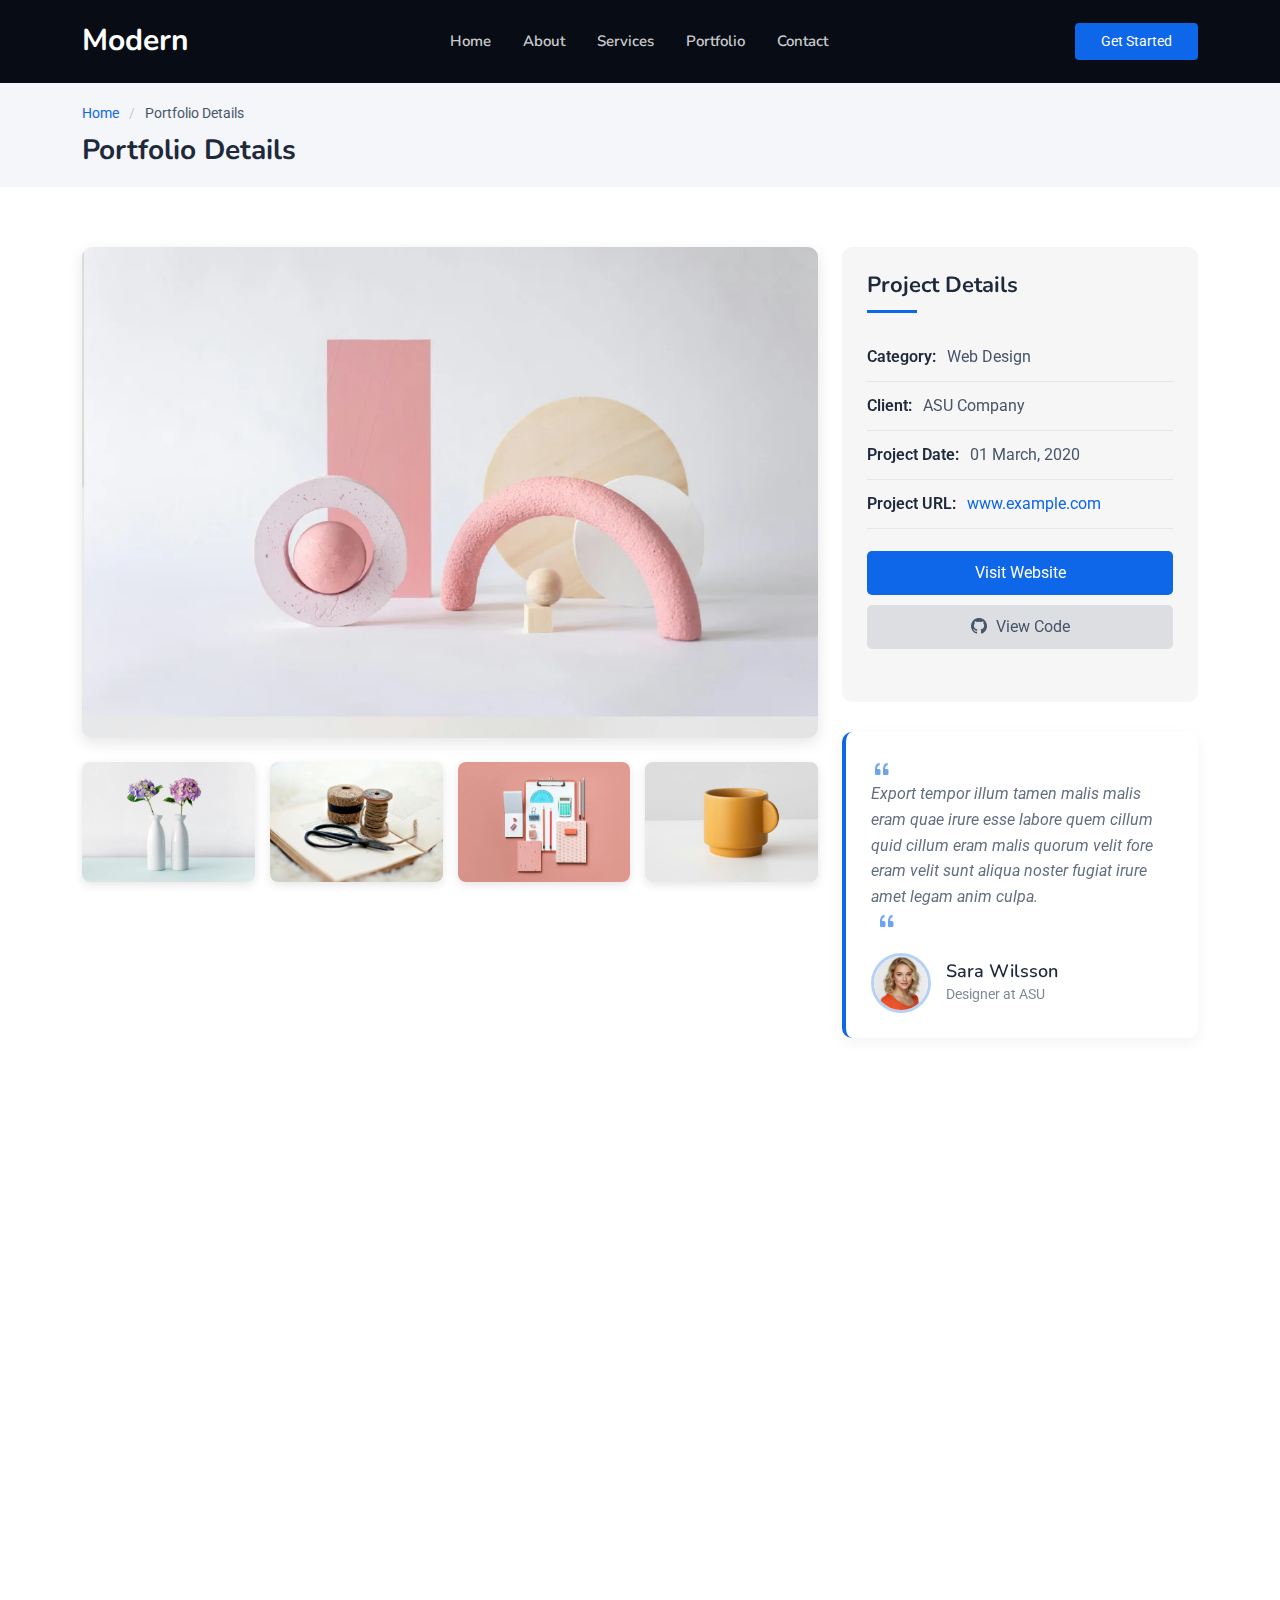
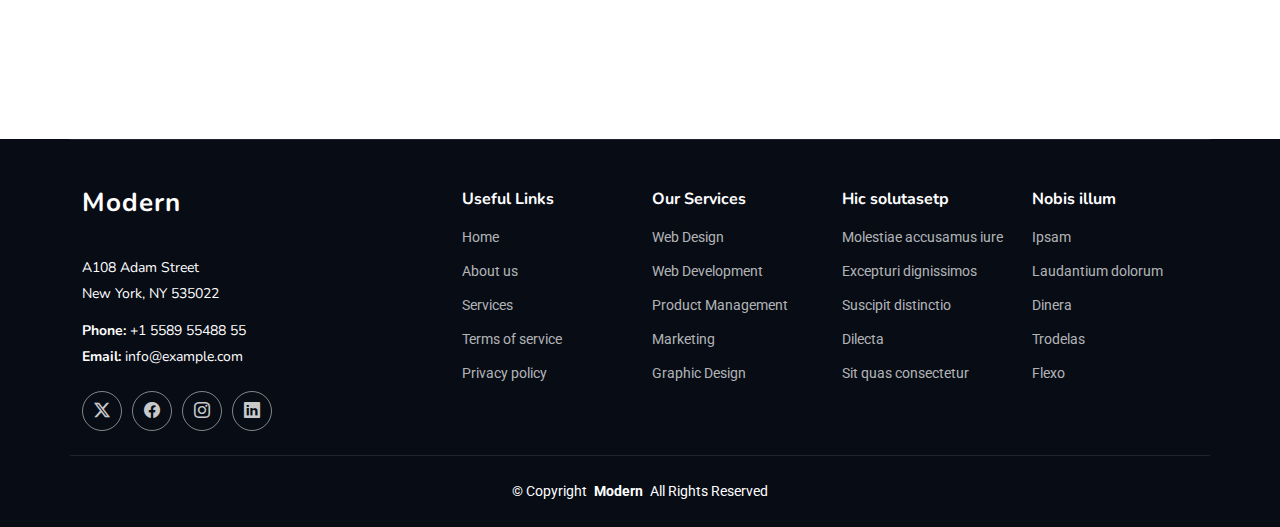
<file: portfolio-details.html>
<!DOCTYPE html>
<html lang="en">

<head>
  <meta charset="utf-8">
  <meta content="width=device-width, initial-scale=1.0" name="viewport">
  <title>Portfolio Details - idt-modern-edge </title>
  <meta name="description" content="">
  <meta name="keywords" content="">

  <!-- Favicons -->
  <link href="assets/img/favicon.png" rel="icon">
  <link href="assets/img/apple-touch-icon.png" rel="apple-touch-icon">

  <!-- Fonts -->
  <link href="https://fonts.googleapis.com" rel="preconnect">
  <link href="https://fonts.gstatic.com" rel="preconnect" crossorigin>
  <link href="https://fonts.googleapis.com/css2?family=Roboto:ital,wght@0,100;0,300;0,400;0,500;0,700;0,900;1,100;1,300;1,400;1,500;1,700;1,900&family=Nunito:ital,wght@0,200;0,300;0,400;0,500;0,600;0,700;0,800;0,900;1,200;1,300;1,400;1,500;1,600;1,700;1,800;1,900&display=swap" rel="stylesheet">

  <!-- Vendor CSS Files -->
  <link href="assets/vendor/bootstrap/css/bootstrap.min.css" rel="stylesheet">
  <link href="assets/vendor/bootstrap-icons/bootstrap-icons.css" rel="stylesheet">
  <link href="assets/vendor/aos/aos.css" rel="stylesheet">
  <link href="assets/vendor/glightbox/css/glightbox.min.css" rel="stylesheet">

  <!-- Main CSS File -->
  <link href="assets/css/main.css" rel="stylesheet">

</head>

<body class="portfolio-details-page">

  <header id="header" class="header d-flex align-items-center sticky-top">
    <div class="container position-relative d-flex align-items-center justify-content-between">

      <a href="index.html" class="logo d-flex align-items-center me-auto me-xl-0">
        <!-- Uncomment the line below if you also wish to use an image logo -->
        <!-- <img src="assets/img/logo.webp" alt=""> -->
        <h1 class="sitename">Modern</h1>
      </a>

      <nav id="navmenu" class="navmenu">
        <ul>
          <li><a href="#hero">Home</a></li>
          <li><a href="#about">About</a></li>
          <li><a href="#services">Services</a></li>
          <li><a href="#portfolio">Portfolio</a></li>

          <!-- <li class="dropdown"><a href="#"><span>Dropdown</span> <i class="bi bi-chevron-down toggle-dropdown"></i></a>
      <ul>
        <li><a href="#">Dropdown 1</a></li>
        <li class="dropdown"><a href="#"><span>Deep Dropdown</span> <i class="bi bi-chevron-down toggle-dropdown"></i></a>
          <ul>
            <li><a href="#">Deep Dropdown 1</a></li>
            <li><a href="#">Deep Dropdown 2</a></li>
            <li><a href="#">Deep Dropdown 3</a></li>
            <li><a href="#">Deep Dropdown 4</a></li>
            <li><a href="#">Deep Dropdown 5</a></li>
          </ul>
        </li>
        <li><a href="#">Dropdown 2</a></li>
        <li><a href="#">Dropdown 3</a></li>
        <li><a href="#">Dropdown 4</a></li>
      </ul>
    </li>-->
          <li><a href="#contact">Contact</a></li>
        </ul>
        <i class="mobile-nav-toggle d-xl-none bi bi-list"></i>
      </nav>

      <a class="btn-getstarted" href="index.html#about">Get Started</a>

    </div>
  </header>

  <main class="main">

    <!-- Page Title -->
    <div class="page-title light-background">
      <div class="container">
        <nav class="breadcrumbs">
          <ol>
            <li><a href="index.html">Home</a></li>
            <li class="current">Portfolio Details</li>
          </ol>
        </nav>
        <h1>Portfolio Details</h1>
      </div>
    </div><!-- End Page Title -->

    <!-- Portfolio Details Section -->
    <section id="portfolio-details" class="portfolio-details section">

      <div class="container" data-aos="fade-up">

        <div class="row">
          <div class="col-lg-8">
            <div class="portfolio-showcase" data-aos="fade-up" data-aos-delay="200">
              <div class="main-image">
                <img src="assets/img/portfolio/portfolio-6.webp" class="img-fluid" alt="">
              </div>

              <div class="gallery-grid">
                <div class="gallery-item" data-aos="zoom-in" data-aos-delay="100">
                  <a href="assets/img/portfolio/portfolio-10.webp" class="glightbox">
                    <img src="assets/img/portfolio/portfolio-10.webp" class="img-fluid" alt="">
                  </a>
                </div>
                <div class="gallery-item" data-aos="zoom-in" data-aos-delay="150">
                  <a href="assets/img/portfolio/portfolio-7.webp" class="glightbox">
                    <img src="assets/img/portfolio/portfolio-7.webp" class="img-fluid" alt="">
                  </a>
                </div>
                <div class="gallery-item" data-aos="zoom-in" data-aos-delay="200">
                  <a href="assets/img/portfolio/portfolio-4.webp" class="glightbox">
                    <img src="assets/img/portfolio/portfolio-4.webp" class="img-fluid" alt="">
                  </a>
                </div>
                <div class="gallery-item" data-aos="zoom-in" data-aos-delay="250">
                  <a href="assets/img/portfolio/portfolio-5.webp" class="glightbox">
                    <img src="assets/img/portfolio/portfolio-5.webp" class="img-fluid" alt="">
                  </a>
                </div>
              </div>
            </div>

            <div class="portfolio-description" data-aos="fade-up" data-aos-delay="300">
              <h2>Creative Design Portfolio Project</h2>
              <p>
                Autem ipsum nam porro corporis rerum. Quis eos dolorem eos itaque inventore commodi labore quia quia. Exercitationem repudiandae officiis neque suscipit non officia eaque itaque enim. Voluptatem officia accusantium nesciunt est omnis tempora consectetur dignissimos.
              </p>
              <p>
                Amet consequatur qui dolore veniam voluptatem voluptatem sit. Non aspernatur atque natus ut cum nam et. Praesentium error dolores rerum minus sequi quia veritatis eum. Eos et doloribus doloremque nesciunt molestiae laboriosam.
              </p>
            </div>
          </div>

          <div class="col-lg-4">
            <div class="sidebar">
              <div class="portfolio-info" data-aos="fade-left" data-aos-delay="200">
                <h3>Project Details</h3>
                <ul>
                  <li><span>Category:</span> Web Design</li>
                  <li><span>Client:</span> ASU Company</li>
                  <li><span>Project Date:</span> 01 March, 2020</li>
                  <li><span>Project URL:</span> <a href="#">www.example.com</a></li>
                  <li class="buttons">
                    <a href="#" class="btn-visit">Visit Website</a>
                    <a href="#" class="btn-github"><i class="bi bi-github"></i> View Code</a>
                  </li>
                </ul>
              </div>

              <div class="client-testimonial" data-aos="fade-left" data-aos-delay="300">
                <div class="testimonial-content">
                  <i class="bi bi-quote quote-icon-left"></i>
                  <p>Export tempor illum tamen malis malis eram quae irure esse labore quem cillum quid cillum eram malis quorum velit fore eram velit sunt aliqua noster fugiat irure amet legam anim culpa.</p>
                  <i class="bi bi-quote quote-icon-right"></i>
                </div>
                <div class="client-info">
                  <img src="assets/img/person/person-f-5.webp" class="testimonial-img" alt="">
                  <div>
                    <h4>Sara Wilsson</h4>
                    <span>Designer at ASU</span>
                  </div>
                </div>
              </div>

              <div class="project-challenges" data-aos="fade-left" data-aos-delay="400">
                <h3>Project Challenges</h3>
                <ul>
                  <li><i class="bi bi-check-circle"></i> Responsive design across all devices</li>
                  <li><i class="bi bi-check-circle"></i> Integration with legacy systems</li>
                  <li><i class="bi bi-check-circle"></i> Performance optimization</li>
                  <li><i class="bi bi-check-circle"></i> Complex animation implementation</li>
                </ul>
              </div>
            </div>
          </div>
        </div>

        <div class="row mt-5">
          <div class="col-12" data-aos="fade-up" data-aos-delay="400">
            <div class="additional-context">
              <h3>Project Overview</h3>
              <p>Impedit ipsum quae et aliquid doloribus et voluptatem quasi. Perspiciatis occaecati earum et magnam animi. Quibusdam non qui ea vitae suscipit vitae sunt. Repudiandae incidunt cumque minus deserunt assumenda tempore. Delectus voluptas necessitatibus est.</p>
              <p>Sunt voluptatum sapiente facilis quo odio aut ipsum repellat debitis. Molestiae et autem libero. Explicabo et quod necessitatibus similique quis dolor eum. Numquam eaque praesentium rem et qui nesciunt.</p>
            </div>
          </div>
        </div>

      </div>

    </section><!-- /Portfolio Details Section -->

  </main>

  <footer id="footer" class="footer dark-background">

    <div class="container footer-top">
      <div class="row gy-4">
        <div class="col-lg-4 col-md-6 footer-about">
          <a href="index.html" class="logo d-flex align-items-center">
            <span class="sitename">Modern</span>
          </a>
          <div class="footer-contact pt-3">
            <p>A108 Adam Street</p>
            <p>New York, NY 535022</p>
            <p class="mt-3"><strong>Phone:</strong> <span>+1 5589 55488 55</span></p>
            <p><strong>Email:</strong> <span>info@example.com</span></p>
          </div>
          <div class="social-links d-flex mt-4">
            <a href=""><i class="bi bi-twitter-x"></i></a>
            <a href=""><i class="bi bi-facebook"></i></a>
            <a href=""><i class="bi bi-instagram"></i></a>
            <a href=""><i class="bi bi-linkedin"></i></a>
          </div>
        </div>

        <div class="col-lg-2 col-md-3 footer-links">
          <h4>Useful Links</h4>
          <ul>
            <li><a href="#">Home</a></li>
            <li><a href="#">About us</a></li>
            <li><a href="#">Services</a></li>
            <li><a href="#">Terms of service</a></li>
            <li><a href="#">Privacy policy</a></li>
          </ul>
        </div>

        <div class="col-lg-2 col-md-3 footer-links">
          <h4>Our Services</h4>
          <ul>
            <li><a href="#">Web Design</a></li>
            <li><a href="#">Web Development</a></li>
            <li><a href="#">Product Management</a></li>
            <li><a href="#">Marketing</a></li>
            <li><a href="#">Graphic Design</a></li>
          </ul>
        </div>

        <div class="col-lg-2 col-md-3 footer-links">
          <h4>Hic solutasetp</h4>
          <ul>
            <li><a href="#">Molestiae accusamus iure</a></li>
            <li><a href="#">Excepturi dignissimos</a></li>
            <li><a href="#">Suscipit distinctio</a></li>
            <li><a href="#">Dilecta</a></li>
            <li><a href="#">Sit quas consectetur</a></li>
          </ul>
        </div>

        <div class="col-lg-2 col-md-3 footer-links">
          <h4>Nobis illum</h4>
          <ul>
            <li><a href="#">Ipsam</a></li>
            <li><a href="#">Laudantium dolorum</a></li>
            <li><a href="#">Dinera</a></li>
            <li><a href="#">Trodelas</a></li>
            <li><a href="#">Flexo</a></li>
          </ul>
        </div>

      </div>
    </div>

    <div class="container copyright text-center mt-4">
      <p>© <span>Copyright</span> <strong class="px-1 sitename">Modern</strong> <span>All Rights Reserved</span></p>

    </div>

  </footer>

  <!-- Scroll Top -->
  <a href="#" id="scroll-top" class="scroll-top d-flex align-items-center justify-content-center"><i class="bi bi-arrow-up-short"></i></a>

  <!-- Preloader -->
  <div id="preloader"></div>

  <!-- Vendor JS Files -->
  <script src="assets/vendor/bootstrap/js/bootstrap.bundle.min.js"></script>
  <script src="assets/vendor/php-email-form/validate.js"></script>
  <script src="assets/vendor/aos/aos.js"></script>
  <script src="assets/vendor/purecounter/purecounter_vanilla.js"></script>
  <script src="assets/vendor/glightbox/js/glightbox.min.js"></script>
  <script src="assets/vendor/imagesloaded/imagesloaded.pkgd.min.js"></script>
  <script src="assets/vendor/isotope-layout/isotope.pkgd.min.js"></script>

  <!-- Main JS File -->
  <script src="assets/js/main.js"></script>

</body>

</html>
</file>
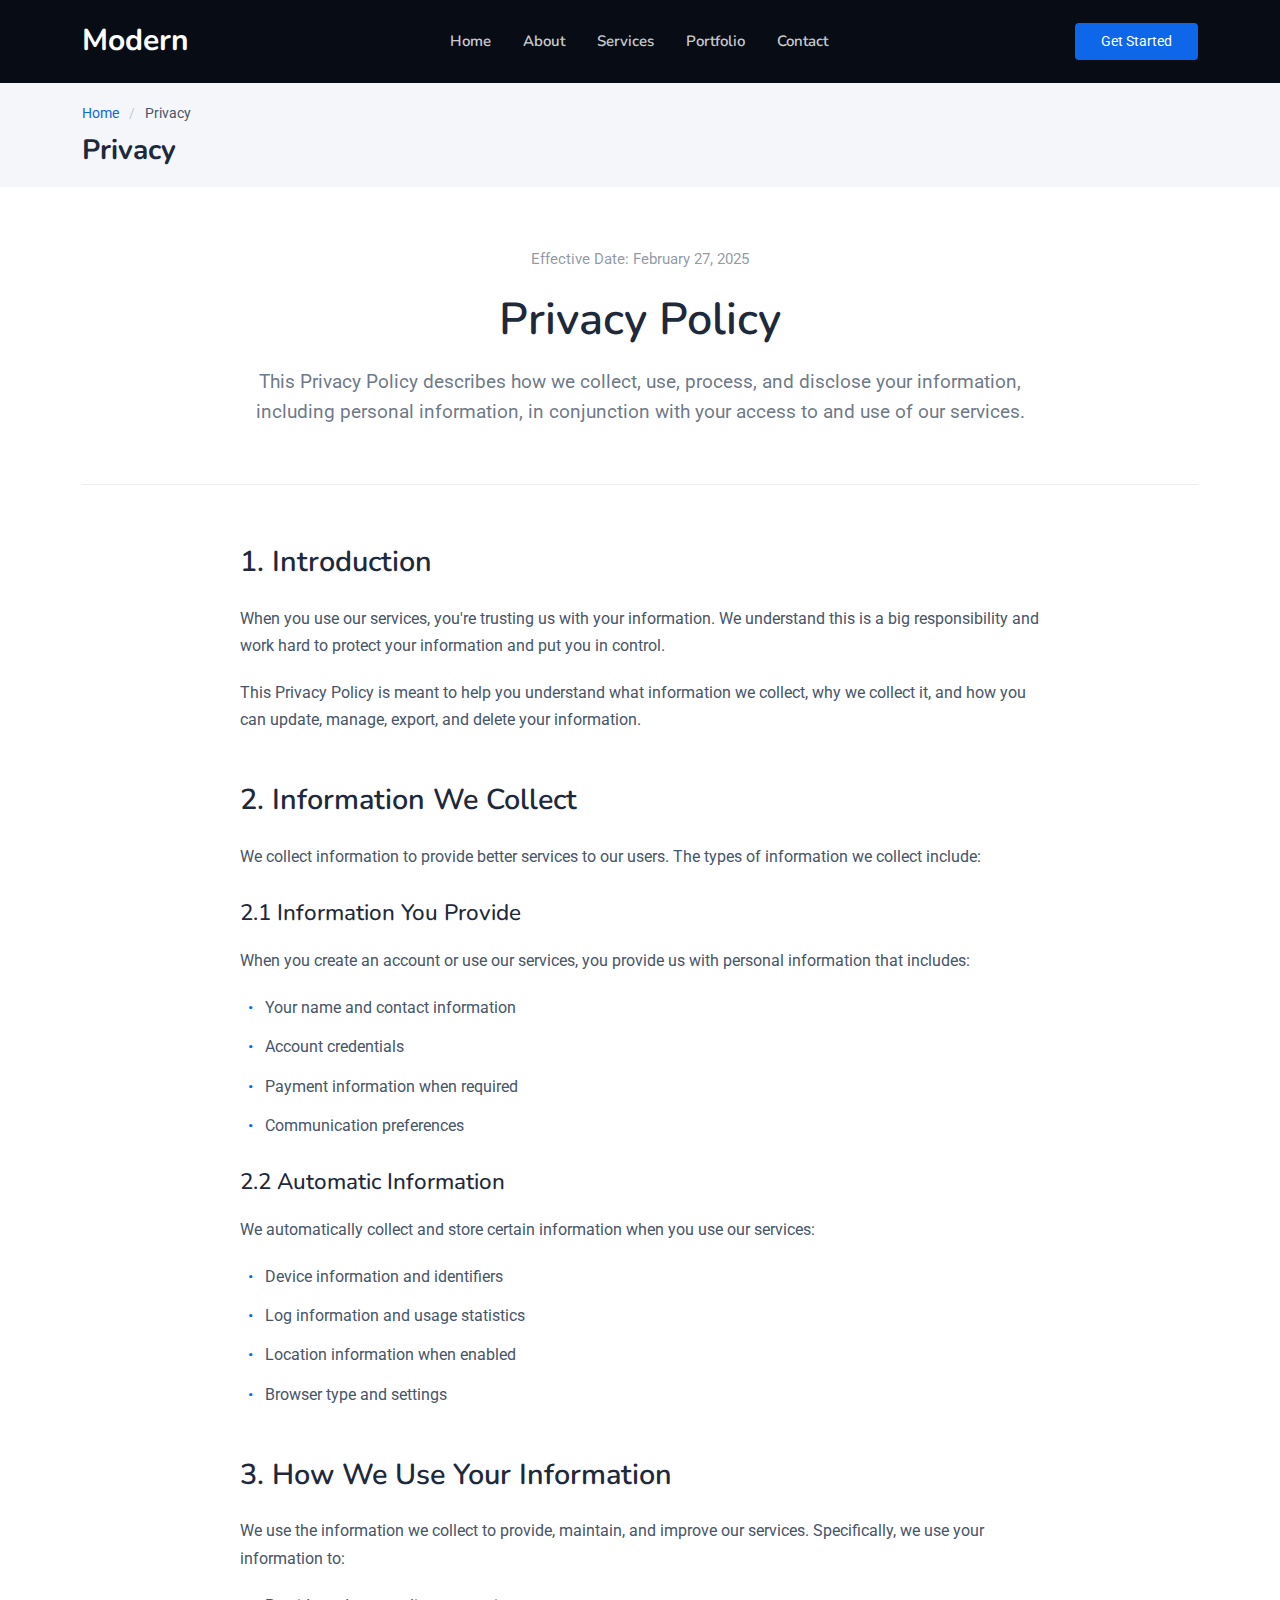
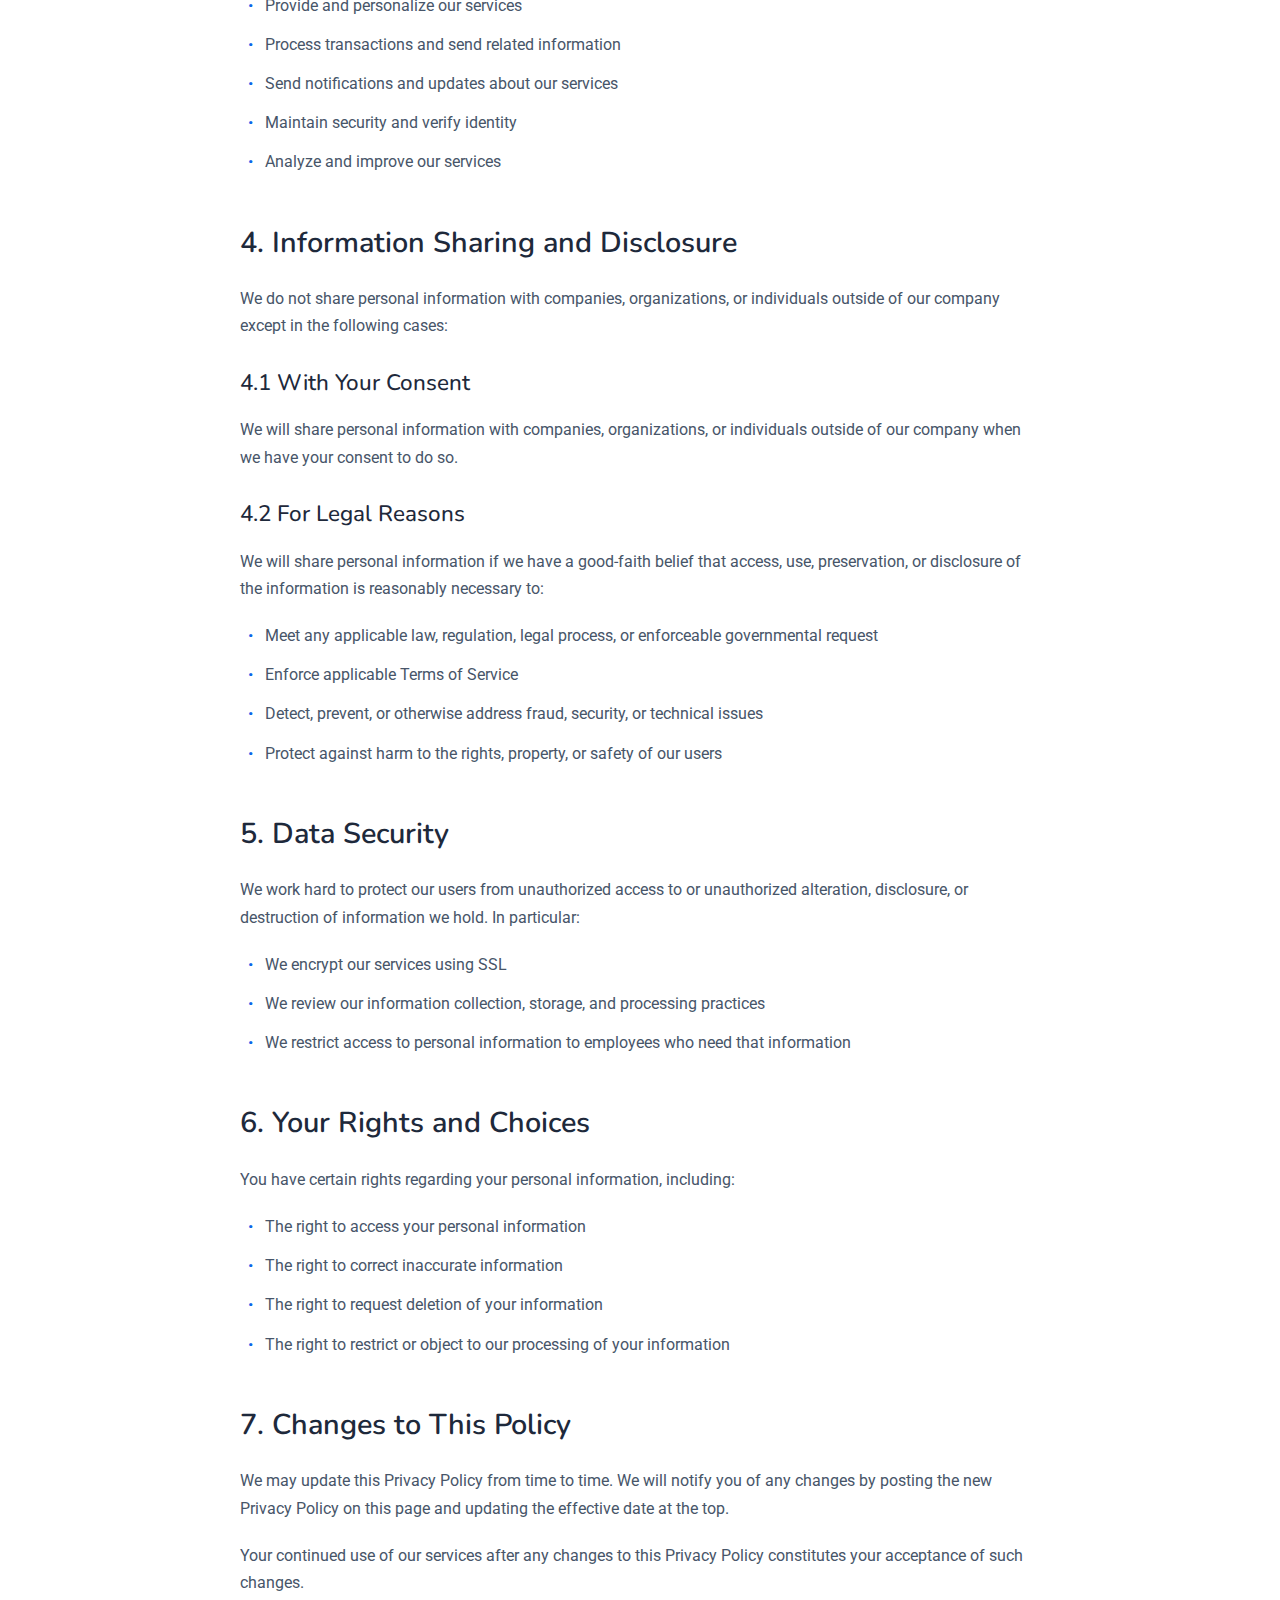
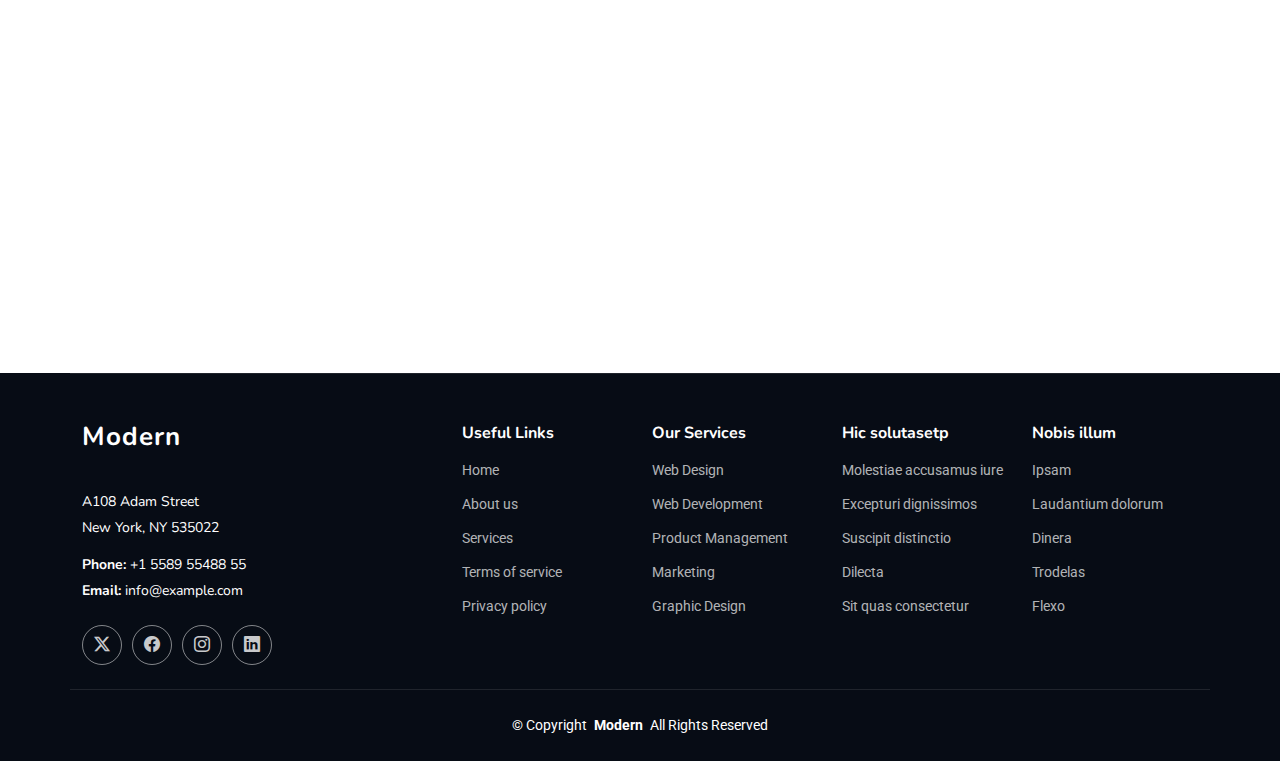
<file: privacy.html>
<!DOCTYPE html>
<html lang="en">

<head>
  <meta charset="utf-8">
  <meta content="width=device-width, initial-scale=1.0" name="viewport">
  <title>Privacy - idt-modern-edge </title>
  <meta name="description" content="">
  <meta name="keywords" content="">

  <!-- Favicons -->
  <link href="assets/img/favicon.png" rel="icon">
  <link href="assets/img/apple-touch-icon.png" rel="apple-touch-icon">

  <!-- Fonts -->
  <link href="https://fonts.googleapis.com" rel="preconnect">
  <link href="https://fonts.gstatic.com" rel="preconnect" crossorigin>
  <link href="https://fonts.googleapis.com/css2?family=Roboto:ital,wght@0,100;0,300;0,400;0,500;0,700;0,900;1,100;1,300;1,400;1,500;1,700;1,900&family=Nunito:ital,wght@0,200;0,300;0,400;0,500;0,600;0,700;0,800;0,900;1,200;1,300;1,400;1,500;1,600;1,700;1,800;1,900&display=swap" rel="stylesheet">

  <!-- Vendor CSS Files -->
  <link href="assets/vendor/bootstrap/css/bootstrap.min.css" rel="stylesheet">
  <link href="assets/vendor/bootstrap-icons/bootstrap-icons.css" rel="stylesheet">
  <link href="assets/vendor/aos/aos.css" rel="stylesheet">
  <link href="assets/vendor/glightbox/css/glightbox.min.css" rel="stylesheet">

  <!-- Main CSS File -->
  <link href="assets/css/main.css" rel="stylesheet">

</head>

<body class="privacy-page">

  <header id="header" class="header d-flex align-items-center sticky-top">
    <div class="container position-relative d-flex align-items-center justify-content-between">

      <a href="index.html" class="logo d-flex align-items-center me-auto me-xl-0">
        <!-- Uncomment the line below if you also wish to use an image logo -->
        <!-- <img src="assets/img/logo.webp" alt=""> -->
        <h1 class="sitename">Modern</h1>
      </a>

      <nav id="navmenu" class="navmenu">
        <ul>
          <li><a href="#hero">Home</a></li>
          <li><a href="#about">About</a></li>
          <li><a href="#services">Services</a></li>
          <li><a href="#portfolio">Portfolio</a></li>

          <!-- <li class="dropdown"><a href="#"><span>Dropdown</span> <i class="bi bi-chevron-down toggle-dropdown"></i></a>
      <ul>
        <li><a href="#">Dropdown 1</a></li>
        <li class="dropdown"><a href="#"><span>Deep Dropdown</span> <i class="bi bi-chevron-down toggle-dropdown"></i></a>
          <ul>
            <li><a href="#">Deep Dropdown 1</a></li>
            <li><a href="#">Deep Dropdown 2</a></li>
            <li><a href="#">Deep Dropdown 3</a></li>
            <li><a href="#">Deep Dropdown 4</a></li>
            <li><a href="#">Deep Dropdown 5</a></li>
          </ul>
        </li>
        <li><a href="#">Dropdown 2</a></li>
        <li><a href="#">Dropdown 3</a></li>
        <li><a href="#">Dropdown 4</a></li>
      </ul>
    </li>-->
          <li><a href="#contact">Contact</a></li>
        </ul>
        <i class="mobile-nav-toggle d-xl-none bi bi-list"></i>
      </nav>

      <a class="btn-getstarted" href="index.html#about">Get Started</a>

    </div>
  </header>

  <main class="main">

    <!-- Page Title -->
    <div class="page-title light-background">
      <div class="container">
        <nav class="breadcrumbs">
          <ol>
            <li><a href="index.html">Home</a></li>
            <li class="current">Privacy</li>
          </ol>
        </nav>
        <h1>Privacy</h1>
      </div>
    </div><!-- End Page Title -->

    <!-- Privacy Section -->
    <section id="privacy" class="privacy section">

      <div class="container" data-aos="fade-up">
        <!-- Header -->
        <div class="privacy-header" data-aos="fade-up">
          <div class="header-content">
            <div class="last-updated">Effective Date: February 27, 2025</div>
            <h1>Privacy Policy</h1>
            <p class="intro-text">This Privacy Policy describes how we collect, use, process, and disclose your information, including personal information, in conjunction with your access to and use of our services.</p>
          </div>
        </div>

        <!-- Main Content -->
        <div class="privacy-content" data-aos="fade-up">
          <!-- Introduction -->
          <div class="content-section">
            <h2>1. Introduction</h2>
            <p>When you use our services, you're trusting us with your information. We understand this is a big responsibility and work hard to protect your information and put you in control.</p>
            <p>This Privacy Policy is meant to help you understand what information we collect, why we collect it, and how you can update, manage, export, and delete your information.</p>
          </div>

          <!-- Information Collection -->
          <div class="content-section">
            <h2>2. Information We Collect</h2>
            <p>We collect information to provide better services to our users. The types of information we collect include:</p>

            <h3>2.1 Information You Provide</h3>
            <p>When you create an account or use our services, you provide us with personal information that includes:</p>
            <ul>
              <li>Your name and contact information</li>
              <li>Account credentials</li>
              <li>Payment information when required</li>
              <li>Communication preferences</li>
            </ul>

            <h3>2.2 Automatic Information</h3>
            <p>We automatically collect and store certain information when you use our services:</p>
            <ul>
              <li>Device information and identifiers</li>
              <li>Log information and usage statistics</li>
              <li>Location information when enabled</li>
              <li>Browser type and settings</li>
            </ul>
          </div>

          <!-- Use of Information -->
          <div class="content-section">
            <h2>3. How We Use Your Information</h2>
            <p>We use the information we collect to provide, maintain, and improve our services. Specifically, we use your information to:</p>
            <ul>
              <li>Provide and personalize our services</li>
              <li>Process transactions and send related information</li>
              <li>Send notifications and updates about our services</li>
              <li>Maintain security and verify identity</li>
              <li>Analyze and improve our services</li>
            </ul>
          </div>

          <!-- Information Sharing -->
          <div class="content-section">
            <h2>4. Information Sharing and Disclosure</h2>
            <p>We do not share personal information with companies, organizations, or individuals outside of our company except in the following cases:</p>

            <h3>4.1 With Your Consent</h3>
            <p>We will share personal information with companies, organizations, or individuals outside of our company when we have your consent to do so.</p>

            <h3>4.2 For Legal Reasons</h3>
            <p>We will share personal information if we have a good-faith belief that access, use, preservation, or disclosure of the information is reasonably necessary to:</p>
            <ul>
              <li>Meet any applicable law, regulation, legal process, or enforceable governmental request</li>
              <li>Enforce applicable Terms of Service</li>
              <li>Detect, prevent, or otherwise address fraud, security, or technical issues</li>
              <li>Protect against harm to the rights, property, or safety of our users</li>
            </ul>
          </div>

          <!-- Data Security -->
          <div class="content-section">
            <h2>5. Data Security</h2>
            <p>We work hard to protect our users from unauthorized access to or unauthorized alteration, disclosure, or destruction of information we hold. In particular:</p>
            <ul>
              <li>We encrypt our services using SSL</li>
              <li>We review our information collection, storage, and processing practices</li>
              <li>We restrict access to personal information to employees who need that information</li>
            </ul>
          </div>

          <!-- Your Rights -->
          <div class="content-section">
            <h2>6. Your Rights and Choices</h2>
            <p>You have certain rights regarding your personal information, including:</p>
            <ul>
              <li>The right to access your personal information</li>
              <li>The right to correct inaccurate information</li>
              <li>The right to request deletion of your information</li>
              <li>The right to restrict or object to our processing of your information</li>
            </ul>
          </div>

          <!-- Policy Updates -->
          <div class="content-section">
            <h2>7. Changes to This Policy</h2>
            <p>We may update this Privacy Policy from time to time. We will notify you of any changes by posting the new Privacy Policy on this page and updating the effective date at the top.</p>
            <p>Your continued use of our services after any changes to this Privacy Policy constitutes your acceptance of such changes.</p>
          </div>
        </div>

        <!-- Contact Section -->
        <div class="privacy-contact" data-aos="fade-up">
          <h2>Contact Us</h2>
          <p>If you have any questions about this Privacy Policy or our practices, please contact us:</p>
          <div class="contact-details">
            <p><strong>Email:</strong> privacy@example.com</p>
            <p><strong>Address:</strong> 123 Privacy Street, Security City, 12345</p>
          </div>
        </div>

      </div>

    </section><!-- /Privacy Section -->

  </main>

  <footer id="footer" class="footer dark-background">

    <div class="container footer-top">
      <div class="row gy-4">
        <div class="col-lg-4 col-md-6 footer-about">
          <a href="index.html" class="logo d-flex align-items-center">
            <span class="sitename">Modern</span>
          </a>
          <div class="footer-contact pt-3">
            <p>A108 Adam Street</p>
            <p>New York, NY 535022</p>
            <p class="mt-3"><strong>Phone:</strong> <span>+1 5589 55488 55</span></p>
            <p><strong>Email:</strong> <span>info@example.com</span></p>
          </div>
          <div class="social-links d-flex mt-4">
            <a href=""><i class="bi bi-twitter-x"></i></a>
            <a href=""><i class="bi bi-facebook"></i></a>
            <a href=""><i class="bi bi-instagram"></i></a>
            <a href=""><i class="bi bi-linkedin"></i></a>
          </div>
        </div>

        <div class="col-lg-2 col-md-3 footer-links">
          <h4>Useful Links</h4>
          <ul>
            <li><a href="#">Home</a></li>
            <li><a href="#">About us</a></li>
            <li><a href="#">Services</a></li>
            <li><a href="#">Terms of service</a></li>
            <li><a href="#">Privacy policy</a></li>
          </ul>
        </div>

        <div class="col-lg-2 col-md-3 footer-links">
          <h4>Our Services</h4>
          <ul>
            <li><a href="#">Web Design</a></li>
            <li><a href="#">Web Development</a></li>
            <li><a href="#">Product Management</a></li>
            <li><a href="#">Marketing</a></li>
            <li><a href="#">Graphic Design</a></li>
          </ul>
        </div>

        <div class="col-lg-2 col-md-3 footer-links">
          <h4>Hic solutasetp</h4>
          <ul>
            <li><a href="#">Molestiae accusamus iure</a></li>
            <li><a href="#">Excepturi dignissimos</a></li>
            <li><a href="#">Suscipit distinctio</a></li>
            <li><a href="#">Dilecta</a></li>
            <li><a href="#">Sit quas consectetur</a></li>
          </ul>
        </div>

        <div class="col-lg-2 col-md-3 footer-links">
          <h4>Nobis illum</h4>
          <ul>
            <li><a href="#">Ipsam</a></li>
            <li><a href="#">Laudantium dolorum</a></li>
            <li><a href="#">Dinera</a></li>
            <li><a href="#">Trodelas</a></li>
            <li><a href="#">Flexo</a></li>
          </ul>
        </div>

      </div>
    </div>

    <div class="container copyright text-center mt-4">
      <p>© <span>Copyright</span> <strong class="px-1 sitename">Modern</strong> <span>All Rights Reserved</span></p>

    </div>

  </footer>

  <!-- Scroll Top -->
  <a href="#" id="scroll-top" class="scroll-top d-flex align-items-center justify-content-center"><i class="bi bi-arrow-up-short"></i></a>

  <!-- Preloader -->
  <div id="preloader"></div>

  <!-- Vendor JS Files -->
  <script src="assets/vendor/bootstrap/js/bootstrap.bundle.min.js"></script>
  <script src="assets/vendor/php-email-form/validate.js"></script>
  <script src="assets/vendor/aos/aos.js"></script>
  <script src="assets/vendor/purecounter/purecounter_vanilla.js"></script>
  <script src="assets/vendor/glightbox/js/glightbox.min.js"></script>
  <script src="assets/vendor/imagesloaded/imagesloaded.pkgd.min.js"></script>
  <script src="assets/vendor/isotope-layout/isotope.pkgd.min.js"></script>

  <!-- Main JS File -->
  <script src="assets/js/main.js"></script>

</body>

</html>
</file>
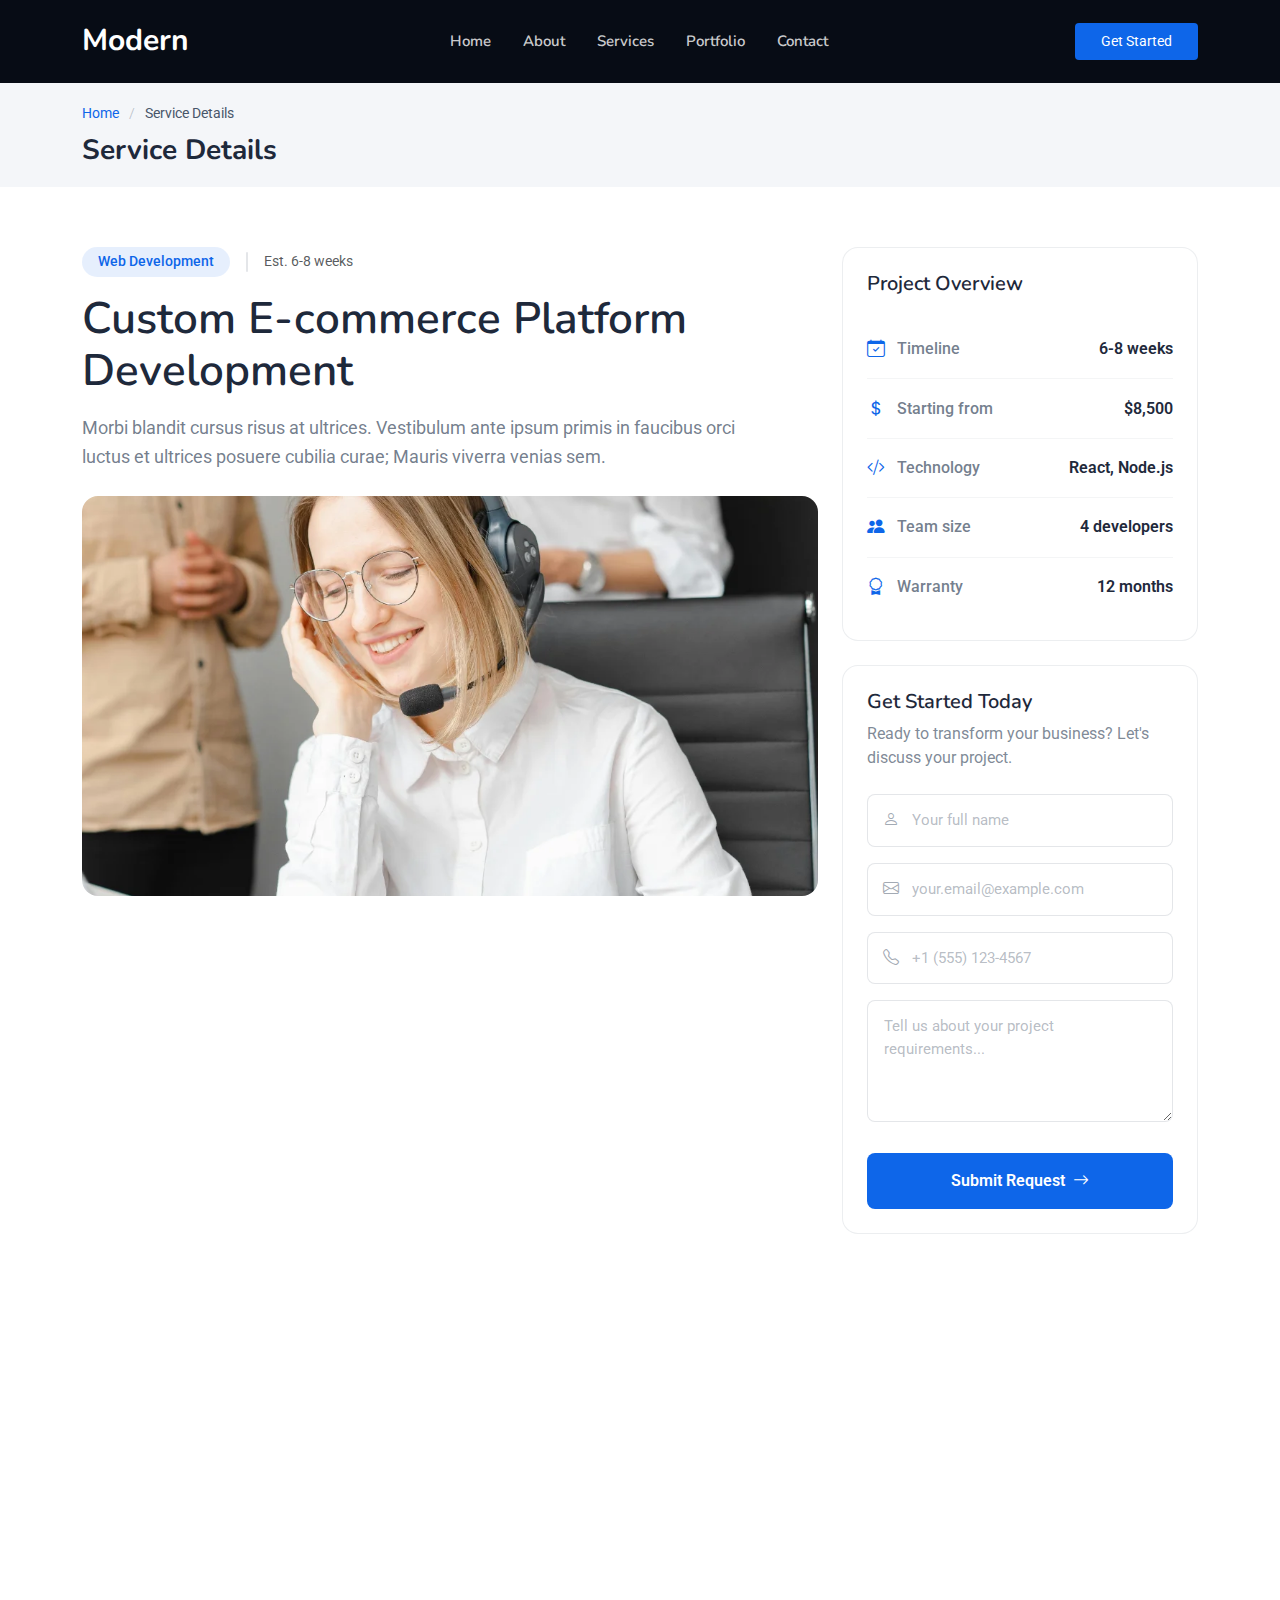
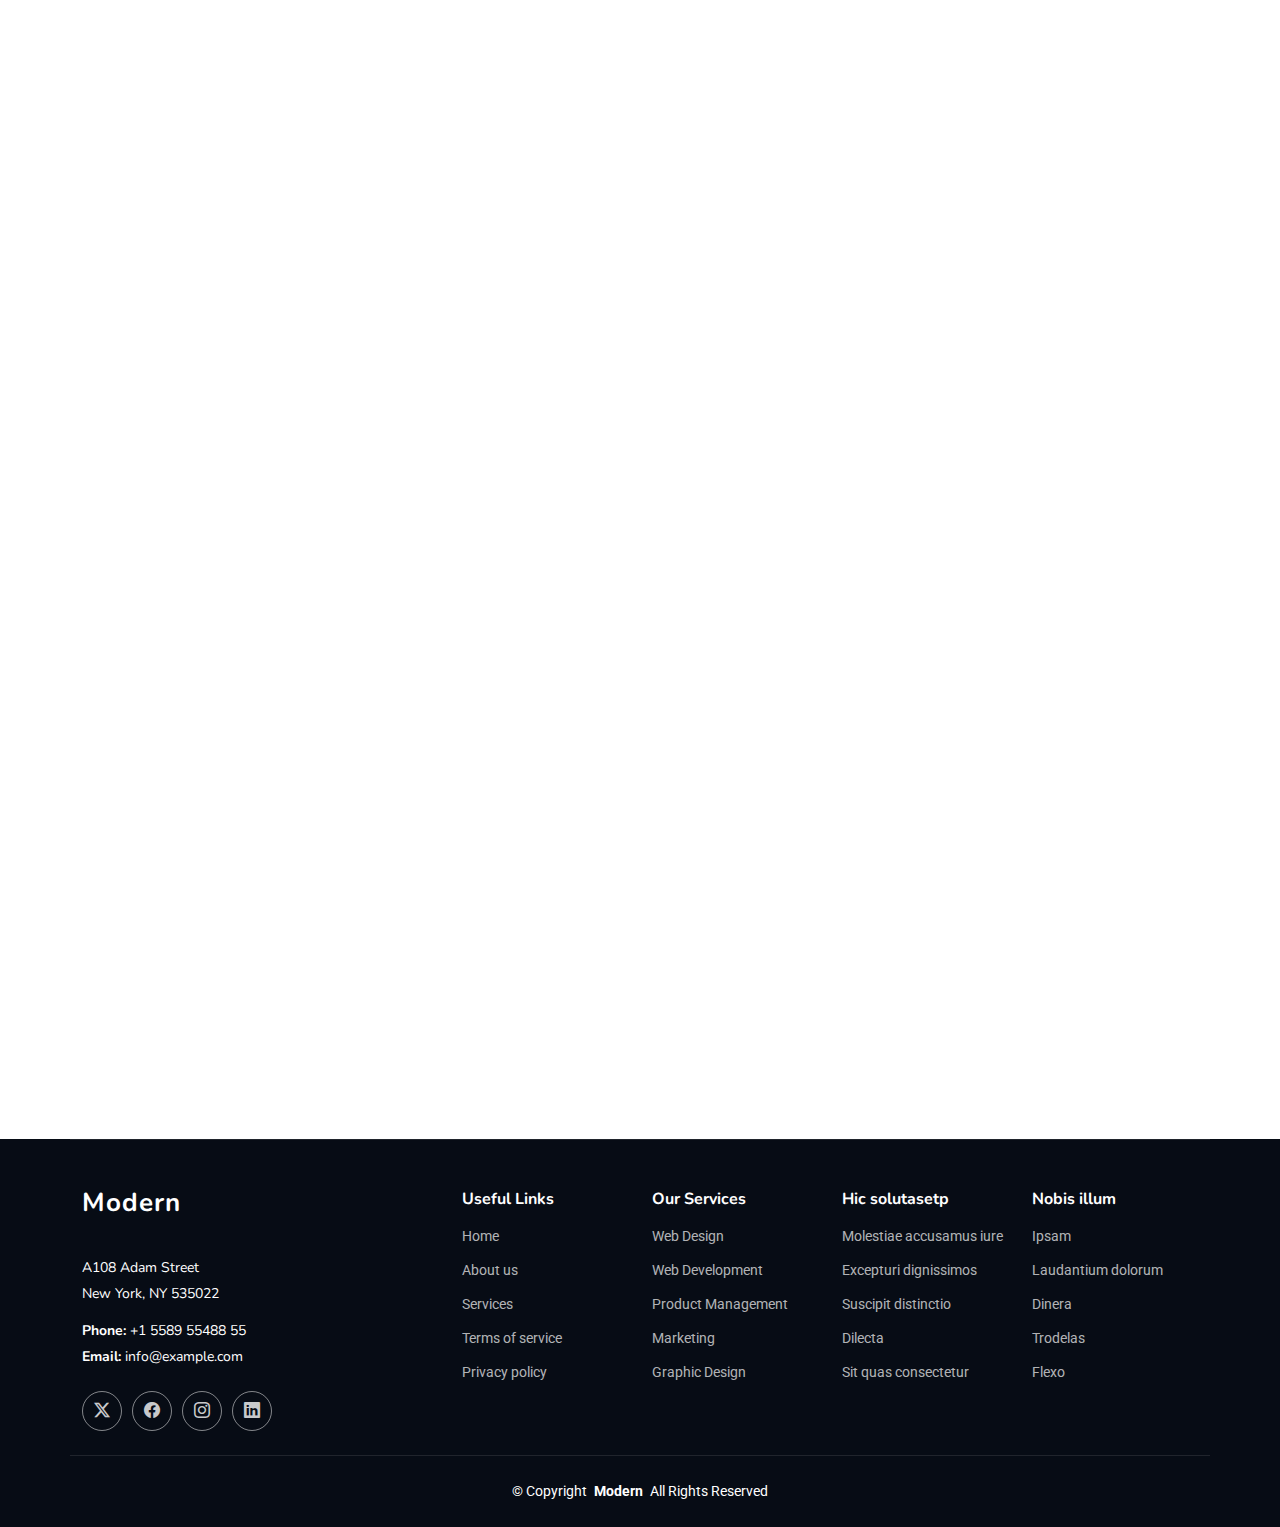
<file: service-details.html>
<!DOCTYPE html>
<html lang="en">

<head>
  <meta charset="utf-8">
  <meta content="width=device-width, initial-scale=1.0" name="viewport">
  <title>Service Details - idt-modern-edge </title>
  <meta name="description" content="">
  <meta name="keywords" content="">

  <!-- Favicons -->
  <link href="assets/img/favicon.png" rel="icon">
  <link href="assets/img/apple-touch-icon.png" rel="apple-touch-icon">

  <!-- Fonts -->
  <link href="https://fonts.googleapis.com" rel="preconnect">
  <link href="https://fonts.gstatic.com" rel="preconnect" crossorigin>
  <link href="https://fonts.googleapis.com/css2?family=Roboto:ital,wght@0,100;0,300;0,400;0,500;0,700;0,900;1,100;1,300;1,400;1,500;1,700;1,900&family=Nunito:ital,wght@0,200;0,300;0,400;0,500;0,600;0,700;0,800;0,900;1,200;1,300;1,400;1,500;1,600;1,700;1,800;1,900&display=swap" rel="stylesheet">

  <!-- Vendor CSS Files -->
  <link href="assets/vendor/bootstrap/css/bootstrap.min.css" rel="stylesheet">
  <link href="assets/vendor/bootstrap-icons/bootstrap-icons.css" rel="stylesheet">
  <link href="assets/vendor/aos/aos.css" rel="stylesheet">
  <link href="assets/vendor/glightbox/css/glightbox.min.css" rel="stylesheet">

  <!-- Main CSS File -->
  <link href="assets/css/main.css" rel="stylesheet">

</head>

<body class="service-details-page">

  <header id="header" class="header d-flex align-items-center sticky-top">
    <div class="container position-relative d-flex align-items-center justify-content-between">

      <a href="index.html" class="logo d-flex align-items-center me-auto me-xl-0">
        <!-- Uncomment the line below if you also wish to use an image logo -->
        <!-- <img src="assets/img/logo.webp" alt=""> -->
        <h1 class="sitename">Modern</h1>
      </a>

      <nav id="navmenu" class="navmenu">
        <ul>
          <li><a href="#hero">Home</a></li>
          <li><a href="#about">About</a></li>
          <li><a href="#services">Services</a></li>
          <li><a href="#portfolio">Portfolio</a></li>

          <!-- <li class="dropdown"><a href="#"><span>Dropdown</span> <i class="bi bi-chevron-down toggle-dropdown"></i></a>
      <ul>
        <li><a href="#">Dropdown 1</a></li>
        <li class="dropdown"><a href="#"><span>Deep Dropdown</span> <i class="bi bi-chevron-down toggle-dropdown"></i></a>
          <ul>
            <li><a href="#">Deep Dropdown 1</a></li>
            <li><a href="#">Deep Dropdown 2</a></li>
            <li><a href="#">Deep Dropdown 3</a></li>
            <li><a href="#">Deep Dropdown 4</a></li>
            <li><a href="#">Deep Dropdown 5</a></li>
          </ul>
        </li>
        <li><a href="#">Dropdown 2</a></li>
        <li><a href="#">Dropdown 3</a></li>
        <li><a href="#">Dropdown 4</a></li>
      </ul>
    </li>-->
          <li><a href="#contact">Contact</a></li>
        </ul>
        <i class="mobile-nav-toggle d-xl-none bi bi-list"></i>
      </nav>

      <a class="btn-getstarted" href="index.html#about">Get Started</a>

    </div>
  </header>

  <main class="main">

    <!-- Page Title -->
    <div class="page-title light-background">
      <div class="container">
        <nav class="breadcrumbs">
          <ol>
            <li><a href="index.html">Home</a></li>
            <li class="current">Service Details</li>
          </ol>
        </nav>
        <h1>Service Details</h1>
      </div>
    </div><!-- End Page Title -->

    <!-- Service Details Section -->
    <section id="service-details" class="service-details section">

      <div class="container" data-aos="fade-up" data-aos-delay="100">

        <div class="row">

          <div class="col-xl-8 col-lg-7">
            <div class="service-content">

              <div class="content-header mb-4" data-aos="fade-up" data-aos-delay="100">
                <div class="service-meta d-flex align-items-center gap-3 mb-3">
                  <span class="badge bg-primary bg-opacity-10 text-primary px-3 py-2">Web Development</span>
                  <div class="divider"></div>
                  <span class="text-muted small">Est. 6-8 weeks</span>
                </div>
                <h1 class="service-title mb-3">Custom E-commerce Platform Development</h1>
                <p class="service-subtitle">
                  Morbi blandit cursus risus at ultrices. Vestibulum ante ipsum primis in faucibus orci luctus et ultrices posuere cubilia curae; Mauris viverra venias sem.
                </p>
              </div>

              <div class="visual-showcase mb-5" data-aos="zoom-in" data-aos-delay="200">
                <div class="image-container position-relative">
                  <img src="assets/img/services/services-4.webp" alt="E-commerce Development" class="img-fluid">
                  <div class="image-overlay">
                    <a href="https://www.youtube.com/watch?v=Y7f98aduVJ8" class="glightbox">
                      <div class="play-button">
                        <i class="bi bi-play-fill"></i>
                      </div>
                    </a>
                  </div>
                </div>
              </div>

              <div class="process-section mb-5">
                <h3 class="section-heading mb-4" data-aos="fade-up" data-aos-delay="100">Development Process</h3>
                <div class="process-steps">
                  <div class="step-item" data-aos="fade-right" data-aos-delay="150">
                    <div class="step-number">01</div>
                    <div class="step-content">
                      <h4 class="step-title">Requirements Analysis</h4>
                      <p>Pellentesque habitant morbi tristique senectus et netus et malesuada fames ac turpis egestas.</p>
                    </div>
                  </div>
                  <div class="step-item" data-aos="fade-right" data-aos-delay="250">
                    <div class="step-number">02</div>
                    <div class="step-content">
                      <h4 class="step-title">System Architecture</h4>
                      <p>Vestibulum tortor quam, feugiat vitae, ultricies eget, tempor sit amet, ante donec eu libero.</p>
                    </div>
                  </div>
                  <div class="step-item" data-aos="fade-right" data-aos-delay="350">
                    <div class="step-number">03</div>
                    <div class="step-content">
                      <h4 class="step-title">Development &amp; Testing</h4>
                      <p>Donec quam felis, ultricies nec, pellentesque eu, pretium quis, sem nulla consequat massa.</p>
                    </div>
                  </div>
                  <div class="step-item" data-aos="fade-right" data-aos-delay="450">
                    <div class="step-number">04</div>
                    <div class="step-content">
                      <h4 class="step-title">Deployment &amp; Support</h4>
                      <p>Lorem ipsum dolor sit amet, consectetuer adipiscing elit aenean commodo ligula eget dolor.</p>
                    </div>
                  </div>
                </div>
              </div>

              <div class="features-showcase mb-5">
                <h3 class="section-heading mb-4" data-aos="fade-up" data-aos-delay="100">Core Features</h3>
                <div class="features-tabs" data-aos="fade-up" data-aos-delay="200">
                  <nav class="nav nav-pills justify-content-center mb-4" role="tablist">
                    <button class="nav-link active" data-bs-toggle="pill" data-bs-target="#service-details-frontend" role="tab">Frontend</button>
                    <button class="nav-link" data-bs-toggle="pill" data-bs-target="#service-details-backend" role="tab">Backend</button>
                    <button class="nav-link" data-bs-toggle="pill" data-bs-target="#service-details-integration" role="tab">Integration</button>
                  </nav>
                  <div class="tab-content">
                    <div class="tab-pane fade show active" id="service-details-frontend" role="tabpanel">
                      <div class="row g-4">
                        <div class="col-md-6">
                          <div class="feature-card">
                            <div class="feature-icon">
                              <i class="bi bi-layout-text-window-reverse"></i>
                            </div>
                            <h5>Responsive Design</h5>
                            <p>Mobile-first approach ensuring optimal experience across all devices and screen sizes.</p>
                          </div>
                        </div>
                        <div class="col-md-6">
                          <div class="feature-card">
                            <div class="feature-icon">
                              <i class="bi bi-cart-check"></i>
                            </div>
                            <h5>Shopping Cart</h5>
                            <p>Advanced cart functionality with save for later and wishlist capabilities.</p>
                          </div>
                        </div>
                        <div class="col-md-6">
                          <div class="feature-card">
                            <div class="feature-icon">
                              <i class="bi bi-search-heart"></i>
                            </div>
                            <h5>Smart Search</h5>
                            <p>AI-powered search with filters, suggestions, and predictive text functionality.</p>
                          </div>
                        </div>
                        <div class="col-md-6">
                          <div class="feature-card">
                            <div class="feature-icon">
                              <i class="bi bi-person-circle"></i>
                            </div>
                            <h5>User Accounts</h5>
                            <p>Comprehensive user management with profiles, order history, and preferences.</p>
                          </div>
                        </div>
                      </div>
                    </div>
                    <div class="tab-pane fade" id="service-details-backend" role="tabpanel">
                      <div class="row g-4">
                        <div class="col-md-6">
                          <div class="feature-card">
                            <div class="feature-icon">
                              <i class="bi bi-database-gear"></i>
                            </div>
                            <h5>Database Management</h5>
                            <p>Scalable database architecture with automated backups and optimization.</p>
                          </div>
                        </div>
                        <div class="col-md-6">
                          <div class="feature-card">
                            <div class="feature-icon">
                              <i class="bi bi-shield-check"></i>
                            </div>
                            <h5>Security</h5>
                            <p>Enterprise-grade security with SSL, encryption, and PCI compliance.</p>
                          </div>
                        </div>
                        <div class="col-md-6">
                          <div class="feature-card">
                            <div class="feature-icon">
                              <i class="bi bi-speedometer2"></i>
                            </div>
                            <h5>Performance</h5>
                            <p>Optimized for speed with caching, CDN integration, and load balancing.</p>
                          </div>
                        </div>
                        <div class="col-md-6">
                          <div class="feature-card">
                            <div class="feature-icon">
                              <i class="bi bi-gear-wide-connected"></i>
                            </div>
                            <h5>Admin Panel</h5>
                            <p>Intuitive dashboard for inventory, orders, customers, and analytics management.</p>
                          </div>
                        </div>
                      </div>
                    </div>
                    <div class="tab-pane fade" id="service-details-integration" role="tabpanel">
                      <div class="row g-4">
                        <div class="col-md-6">
                          <div class="feature-card">
                            <div class="feature-icon">
                              <i class="bi bi-credit-card"></i>
                            </div>
                            <h5>Payment Gateways</h5>
                            <p>Multiple payment options including Stripe, PayPal, and cryptocurrency support.</p>
                          </div>
                        </div>
                        <div class="col-md-6">
                          <div class="feature-card">
                            <div class="feature-icon">
                              <i class="bi bi-truck"></i>
                            </div>
                            <h5>Shipping APIs</h5>
                            <p>Real-time shipping rates and tracking integration with major carriers.</p>
                          </div>
                        </div>
                        <div class="col-md-6">
                          <div class="feature-card">
                            <div class="feature-icon">
                              <i class="bi bi-envelope-heart"></i>
                            </div>
                            <h5>Email Marketing</h5>
                            <p>Automated email campaigns with Mailchimp and SendGrid integration.</p>
                          </div>
                        </div>
                        <div class="col-md-6">
                          <div class="feature-card">
                            <div class="feature-icon">
                              <i class="bi bi-graph-up-arrow"></i>
                            </div>
                            <h5>Analytics</h5>
                            <p>Comprehensive reporting with Google Analytics and custom dashboard metrics.</p>
                          </div>
                        </div>
                      </div>
                    </div>
                  </div>
                </div>
              </div>

              <div class="client-success mb-5" data-aos="fade-up" data-aos-delay="100">
                <div class="success-card">
                  <div class="success-header d-flex align-items-center mb-4">
                    <img src="assets/img/person/person-m-8.webp" alt="Client" class="client-avatar">
                    <div class="client-info ms-3">
                      <h5 class="client-name mb-1">Michael Rodriguez</h5>
                      <span class="client-role">CEO, RetailFlow Solutions</span>
                    </div>
                    <div class="ms-auto">
                      <div class="rating">
                        <i class="bi bi-star-fill"></i>
                        <i class="bi bi-star-fill"></i>
                        <i class="bi bi-star-fill"></i>
                        <i class="bi bi-star-fill"></i>
                        <i class="bi bi-star-fill"></i>
                      </div>
                    </div>
                  </div>
                  <blockquote class="success-quote mb-4">
                    "Aenean commodo ligula eget dolor. Cum sociis natoque penatibus et magnis dis parturient montes, nascetur ridiculus mus. Donec quam felis."
                  </blockquote>
                  <div class="success-metrics row text-center">
                    <div class="col-4">
                      <div class="metric-value">156%</div>
                      <div class="metric-label">Sales Growth</div>
                    </div>
                    <div class="col-4">
                      <div class="metric-value">3.2x</div>
                      <div class="metric-label">User Engagement</div>
                    </div>
                    <div class="col-4">
                      <div class="metric-value">89%</div>
                      <div class="metric-label">Customer Satisfaction</div>
                    </div>
                  </div>
                </div>
              </div>

            </div>
          </div>

          <div class="col-xl-4 col-lg-5">
            <div class="sidebar" data-aos="fade-left" data-aos-delay="200">

              <div class="service-card mb-4">
                <div class="card-header">
                  <h4 class="card-title">Project Overview</h4>
                </div>
                <div class="card-body">
                  <div class="overview-list">
                    <div class="overview-item">
                      <div class="item-label">
                        <i class="bi bi-calendar-check"></i>
                        <span>Timeline</span>
                      </div>
                      <span class="item-value">6-8 weeks</span>
                    </div>
                    <div class="overview-item">
                      <div class="item-label">
                        <i class="bi bi-currency-dollar"></i>
                        <span>Starting from</span>
                      </div>
                      <span class="item-value">$8,500</span>
                    </div>
                    <div class="overview-item">
                      <div class="item-label">
                        <i class="bi bi-code-slash"></i>
                        <span>Technology</span>
                      </div>
                      <span class="item-value">React, Node.js</span>
                    </div>
                    <div class="overview-item">
                      <div class="item-label">
                        <i class="bi bi-people-fill"></i>
                        <span>Team size</span>
                      </div>
                      <span class="item-value">4 developers</span>
                    </div>
                    <div class="overview-item">
                      <div class="item-label">
                        <i class="bi bi-award"></i>
                        <span>Warranty</span>
                      </div>
                      <span class="item-value">12 months</span>
                    </div>
                  </div>
                </div>
              </div>

              <div class="contact-card">
                <div class="card-header">
                  <h4 class="card-title">Get Started Today</h4>
                  <p class="card-subtitle">Ready to transform your business? Let's discuss your project.</p>
                </div>
                <div class="card-body">
                  <form action="forms/get-a-quote.php" method="post" class="php-email-form contact-form">
                    <div class="form-group mb-3">
                      <div class="input-wrapper">
                        <i class="bi bi-person input-icon"></i>
                        <input type="text" name="name" placeholder="Your full name" required="">
                      </div>
                    </div>
                    <div class="form-group mb-3">
                      <div class="input-wrapper">
                        <i class="bi bi-envelope input-icon"></i>
                        <input type="email" name="email" placeholder="your.email@example.com" required="">
                      </div>
                    </div>
                    <div class="form-group mb-3">
                      <div class="input-wrapper">
                        <i class="bi bi-telephone input-icon"></i>
                        <input type="tel" name="phone" placeholder="+1 (555) 123-4567">
                      </div>
                    </div>
                    <input type="hidden" name="subject" value="Service Inquiry">
                    <div class="form-group mb-4">
                      <textarea name="message" rows="4" placeholder="Tell us about your project requirements..." required=""></textarea>
                    </div>
                    <div class="loading">Loading</div>
                    <div class="error-message"></div>
                    <div class="sent-message">Your message has been sent. Thank you!</div>
                    <button type="submit" class="submit-btn w-100">
                      <span>Submit Request</span>
                      <i class="bi bi-arrow-right"></i>
                    </button>
                  </form>
                </div>
              </div>

            </div>
          </div>

        </div>

        <div class="action-section text-center mt-5 pt-4" data-aos="fade-up" data-aos-delay="100">
          <div class="action-buttons d-flex flex-wrap gap-3 justify-content-center">
            <a href="#" class="action-btn secondary">
              <i class="bi bi-calendar3"></i>
              <span>Schedule Meeting</span>
            </a>
            <a href="#" class="action-btn primary">
              <i class="bi bi-folder2-open"></i>
              <span>View Portfolio</span>
            </a>
            <a href="#" class="action-btn secondary">
              <i class="bi bi-download"></i>
              <span>Download Brochure</span>
            </a>
          </div>
        </div>

      </div>

    </section><!-- /Service Details Section -->

  </main>

  <footer id="footer" class="footer dark-background">

    <div class="container footer-top">
      <div class="row gy-4">
        <div class="col-lg-4 col-md-6 footer-about">
          <a href="index.html" class="logo d-flex align-items-center">
            <span class="sitename">Modern</span>
          </a>
          <div class="footer-contact pt-3">
            <p>A108 Adam Street</p>
            <p>New York, NY 535022</p>
            <p class="mt-3"><strong>Phone:</strong> <span>+1 5589 55488 55</span></p>
            <p><strong>Email:</strong> <span>info@example.com</span></p>
          </div>
          <div class="social-links d-flex mt-4">
            <a href=""><i class="bi bi-twitter-x"></i></a>
            <a href=""><i class="bi bi-facebook"></i></a>
            <a href=""><i class="bi bi-instagram"></i></a>
            <a href=""><i class="bi bi-linkedin"></i></a>
          </div>
        </div>

        <div class="col-lg-2 col-md-3 footer-links">
          <h4>Useful Links</h4>
          <ul>
            <li><a href="#">Home</a></li>
            <li><a href="#">About us</a></li>
            <li><a href="#">Services</a></li>
            <li><a href="#">Terms of service</a></li>
            <li><a href="#">Privacy policy</a></li>
          </ul>
        </div>

        <div class="col-lg-2 col-md-3 footer-links">
          <h4>Our Services</h4>
          <ul>
            <li><a href="#">Web Design</a></li>
            <li><a href="#">Web Development</a></li>
            <li><a href="#">Product Management</a></li>
            <li><a href="#">Marketing</a></li>
            <li><a href="#">Graphic Design</a></li>
          </ul>
        </div>

        <div class="col-lg-2 col-md-3 footer-links">
          <h4>Hic solutasetp</h4>
          <ul>
            <li><a href="#">Molestiae accusamus iure</a></li>
            <li><a href="#">Excepturi dignissimos</a></li>
            <li><a href="#">Suscipit distinctio</a></li>
            <li><a href="#">Dilecta</a></li>
            <li><a href="#">Sit quas consectetur</a></li>
          </ul>
        </div>

        <div class="col-lg-2 col-md-3 footer-links">
          <h4>Nobis illum</h4>
          <ul>
            <li><a href="#">Ipsam</a></li>
            <li><a href="#">Laudantium dolorum</a></li>
            <li><a href="#">Dinera</a></li>
            <li><a href="#">Trodelas</a></li>
            <li><a href="#">Flexo</a></li>
          </ul>
        </div>

      </div>
    </div>

    <div class="container copyright text-center mt-4">
      <p>© <span>Copyright</span> <strong class="px-1 sitename">Modern</strong> <span>All Rights Reserved</span></p>

    </div>

  </footer>

  <!-- Scroll Top -->
  <a href="#" id="scroll-top" class="scroll-top d-flex align-items-center justify-content-center"><i class="bi bi-arrow-up-short"></i></a>

  <!-- Preloader -->
  <div id="preloader"></div>

  <!-- Vendor JS Files -->
  <script src="assets/vendor/bootstrap/js/bootstrap.bundle.min.js"></script>
  <script src="assets/vendor/php-email-form/validate.js"></script>
  <script src="assets/vendor/aos/aos.js"></script>
  <script src="assets/vendor/purecounter/purecounter_vanilla.js"></script>
  <script src="assets/vendor/glightbox/js/glightbox.min.js"></script>
  <script src="assets/vendor/imagesloaded/imagesloaded.pkgd.min.js"></script>
  <script src="assets/vendor/isotope-layout/isotope.pkgd.min.js"></script>

  <!-- Main JS File -->
  <script src="assets/js/main.js"></script>

</body>

</html>
</file>
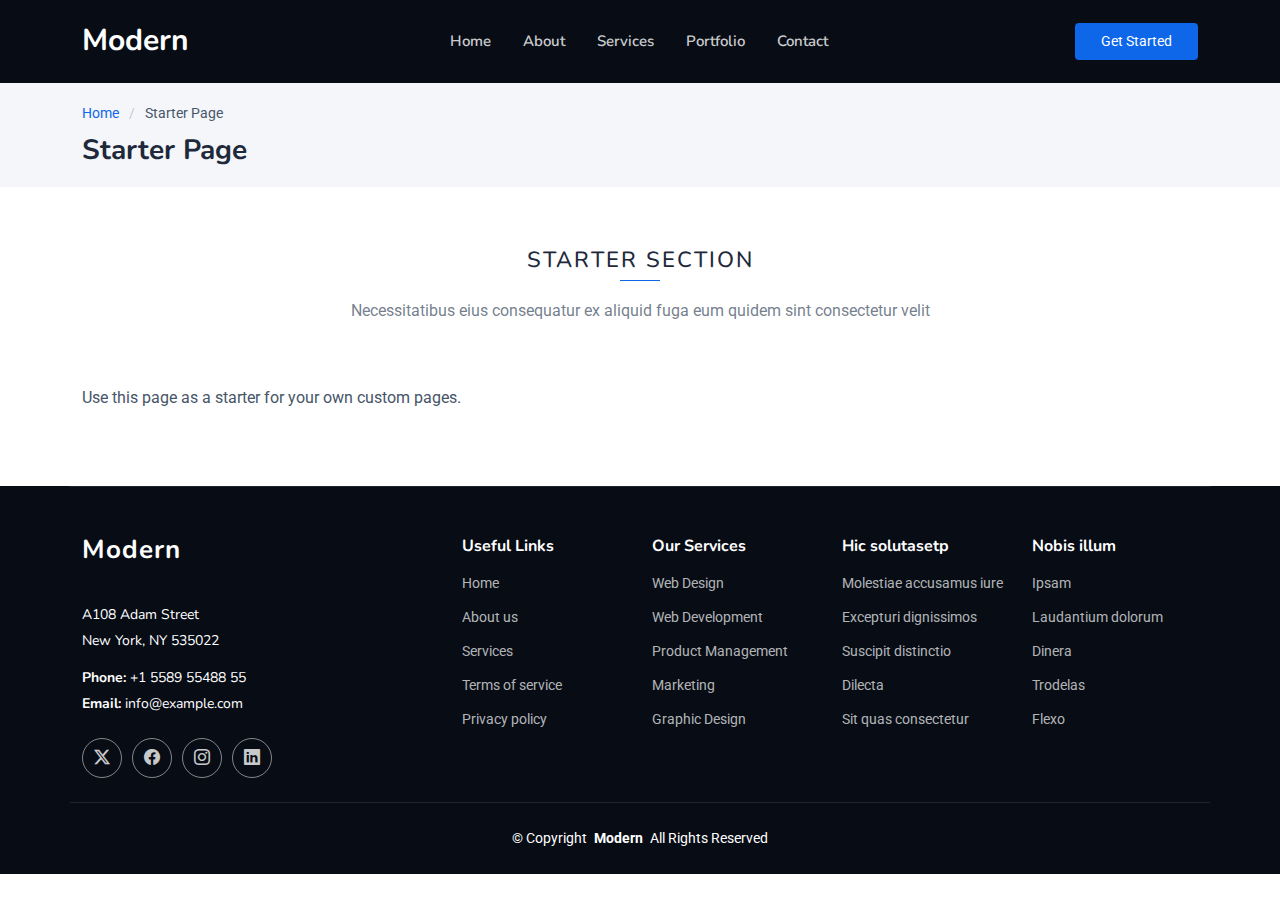
<file: starter-page.html>
<!DOCTYPE html>
<html lang="en">

<head>
  <meta charset="utf-8">
  <meta content="width=device-width, initial-scale=1.0" name="viewport">
  <title>Starter Page - idt-modern-edge </title>
  <meta name="description" content="">
  <meta name="keywords" content="">

  <!-- Favicons -->
  <link href="assets/img/favicon.png" rel="icon">
  <link href="assets/img/apple-touch-icon.png" rel="apple-touch-icon">

  <!-- Fonts -->
  <link href="https://fonts.googleapis.com" rel="preconnect">
  <link href="https://fonts.gstatic.com" rel="preconnect" crossorigin>
  <link href="https://fonts.googleapis.com/css2?family=Roboto:ital,wght@0,100;0,300;0,400;0,500;0,700;0,900;1,100;1,300;1,400;1,500;1,700;1,900&family=Nunito:ital,wght@0,200;0,300;0,400;0,500;0,600;0,700;0,800;0,900;1,200;1,300;1,400;1,500;1,600;1,700;1,800;1,900&display=swap" rel="stylesheet">

  <!-- Vendor CSS Files -->
  <link href="assets/vendor/bootstrap/css/bootstrap.min.css" rel="stylesheet">
  <link href="assets/vendor/bootstrap-icons/bootstrap-icons.css" rel="stylesheet">
  <link href="assets/vendor/aos/aos.css" rel="stylesheet">
  <link href="assets/vendor/glightbox/css/glightbox.min.css" rel="stylesheet">

  <!-- Main CSS File -->
  <link href="assets/css/main.css" rel="stylesheet">

</head>

<body class="starter-page-page">

  <header id="header" class="header d-flex align-items-center sticky-top">
    <div class="container position-relative d-flex align-items-center justify-content-between">

      <a href="index.html" class="logo d-flex align-items-center me-auto me-xl-0">
        <!-- Uncomment the line below if you also wish to use an image logo -->
        <!-- <img src="assets/img/logo.webp" alt=""> -->
        <h1 class="sitename">Modern</h1>
      </a>

      <nav id="navmenu" class="navmenu">
        <ul>
          <li><a href="#hero">Home</a></li>
          <li><a href="#about">About</a></li>
          <li><a href="#services">Services</a></li>
          <li><a href="#portfolio">Portfolio</a></li>

          <!-- <li class="dropdown"><a href="#"><span>Dropdown</span> <i class="bi bi-chevron-down toggle-dropdown"></i></a>
      <ul>
        <li><a href="#">Dropdown 1</a></li>
        <li class="dropdown"><a href="#"><span>Deep Dropdown</span> <i class="bi bi-chevron-down toggle-dropdown"></i></a>
          <ul>
            <li><a href="#">Deep Dropdown 1</a></li>
            <li><a href="#">Deep Dropdown 2</a></li>
            <li><a href="#">Deep Dropdown 3</a></li>
            <li><a href="#">Deep Dropdown 4</a></li>
            <li><a href="#">Deep Dropdown 5</a></li>
          </ul>
        </li>
        <li><a href="#">Dropdown 2</a></li>
        <li><a href="#">Dropdown 3</a></li>
        <li><a href="#">Dropdown 4</a></li>
      </ul>
    </li>-->
          <li><a href="#contact">Contact</a></li>
        </ul>
        <i class="mobile-nav-toggle d-xl-none bi bi-list"></i>
      </nav>

      <a class="btn-getstarted" href="index.html#about">Get Started</a>

    </div>
  </header>

  <main class="main">

    <!-- Page Title -->
    <div class="page-title light-background">
      <div class="container">
        <nav class="breadcrumbs">
          <ol>
            <li><a href="index.html">Home</a></li>
            <li class="current">Starter Page</li>
          </ol>
        </nav>
        <h1>Starter Page</h1>
      </div>
    </div><!-- End Page Title -->

    <!-- Starter Section Section -->
    <section id="starter-section" class="starter-section section">

      <!-- Section Title -->
      <div class="container section-title" data-aos="fade-up">
        <h2>Starter Section</h2>
        <p>Necessitatibus eius consequatur ex aliquid fuga eum quidem sint consectetur velit</p>
      </div><!-- End Section Title -->

      <div class="container" data-aos="fade-up">
        <p>Use this page as a starter for your own custom pages.</p>
      </div>

    </section><!-- /Starter Section Section -->

  </main>

  <footer id="footer" class="footer dark-background">

    <div class="container footer-top">
      <div class="row gy-4">
        <div class="col-lg-4 col-md-6 footer-about">
          <a href="index.html" class="logo d-flex align-items-center">
            <span class="sitename">Modern</span>
          </a>
          <div class="footer-contact pt-3">
            <p>A108 Adam Street</p>
            <p>New York, NY 535022</p>
            <p class="mt-3"><strong>Phone:</strong> <span>+1 5589 55488 55</span></p>
            <p><strong>Email:</strong> <span>info@example.com</span></p>
          </div>
          <div class="social-links d-flex mt-4">
            <a href=""><i class="bi bi-twitter-x"></i></a>
            <a href=""><i class="bi bi-facebook"></i></a>
            <a href=""><i class="bi bi-instagram"></i></a>
            <a href=""><i class="bi bi-linkedin"></i></a>
          </div>
        </div>

        <div class="col-lg-2 col-md-3 footer-links">
          <h4>Useful Links</h4>
          <ul>
            <li><a href="#">Home</a></li>
            <li><a href="#">About us</a></li>
            <li><a href="#">Services</a></li>
            <li><a href="#">Terms of service</a></li>
            <li><a href="#">Privacy policy</a></li>
          </ul>
        </div>

        <div class="col-lg-2 col-md-3 footer-links">
          <h4>Our Services</h4>
          <ul>
            <li><a href="#">Web Design</a></li>
            <li><a href="#">Web Development</a></li>
            <li><a href="#">Product Management</a></li>
            <li><a href="#">Marketing</a></li>
            <li><a href="#">Graphic Design</a></li>
          </ul>
        </div>

        <div class="col-lg-2 col-md-3 footer-links">
          <h4>Hic solutasetp</h4>
          <ul>
            <li><a href="#">Molestiae accusamus iure</a></li>
            <li><a href="#">Excepturi dignissimos</a></li>
            <li><a href="#">Suscipit distinctio</a></li>
            <li><a href="#">Dilecta</a></li>
            <li><a href="#">Sit quas consectetur</a></li>
          </ul>
        </div>

        <div class="col-lg-2 col-md-3 footer-links">
          <h4>Nobis illum</h4>
          <ul>
            <li><a href="#">Ipsam</a></li>
            <li><a href="#">Laudantium dolorum</a></li>
            <li><a href="#">Dinera</a></li>
            <li><a href="#">Trodelas</a></li>
            <li><a href="#">Flexo</a></li>
          </ul>
        </div>

      </div>
    </div>

    <div class="container copyright text-center mt-4">
      <p>© <span>Copyright</span> <strong class="px-1 sitename">Modern</strong> <span>All Rights Reserved</span></p>

    </div>

  </footer>

  <!-- Scroll Top -->
  <a href="#" id="scroll-top" class="scroll-top d-flex align-items-center justify-content-center"><i class="bi bi-arrow-up-short"></i></a>

  <!-- Preloader -->
  <div id="preloader"></div>

  <!-- Vendor JS Files -->
  <script src="assets/vendor/bootstrap/js/bootstrap.bundle.min.js"></script>
  <script src="assets/vendor/php-email-form/validate.js"></script>
  <script src="assets/vendor/aos/aos.js"></script>
  <script src="assets/vendor/purecounter/purecounter_vanilla.js"></script>
  <script src="assets/vendor/glightbox/js/glightbox.min.js"></script>
  <script src="assets/vendor/imagesloaded/imagesloaded.pkgd.min.js"></script>
  <script src="assets/vendor/isotope-layout/isotope.pkgd.min.js"></script>

  <!-- Main JS File -->
  <script src="assets/js/main.js"></script>

</body>

</html>
</file>
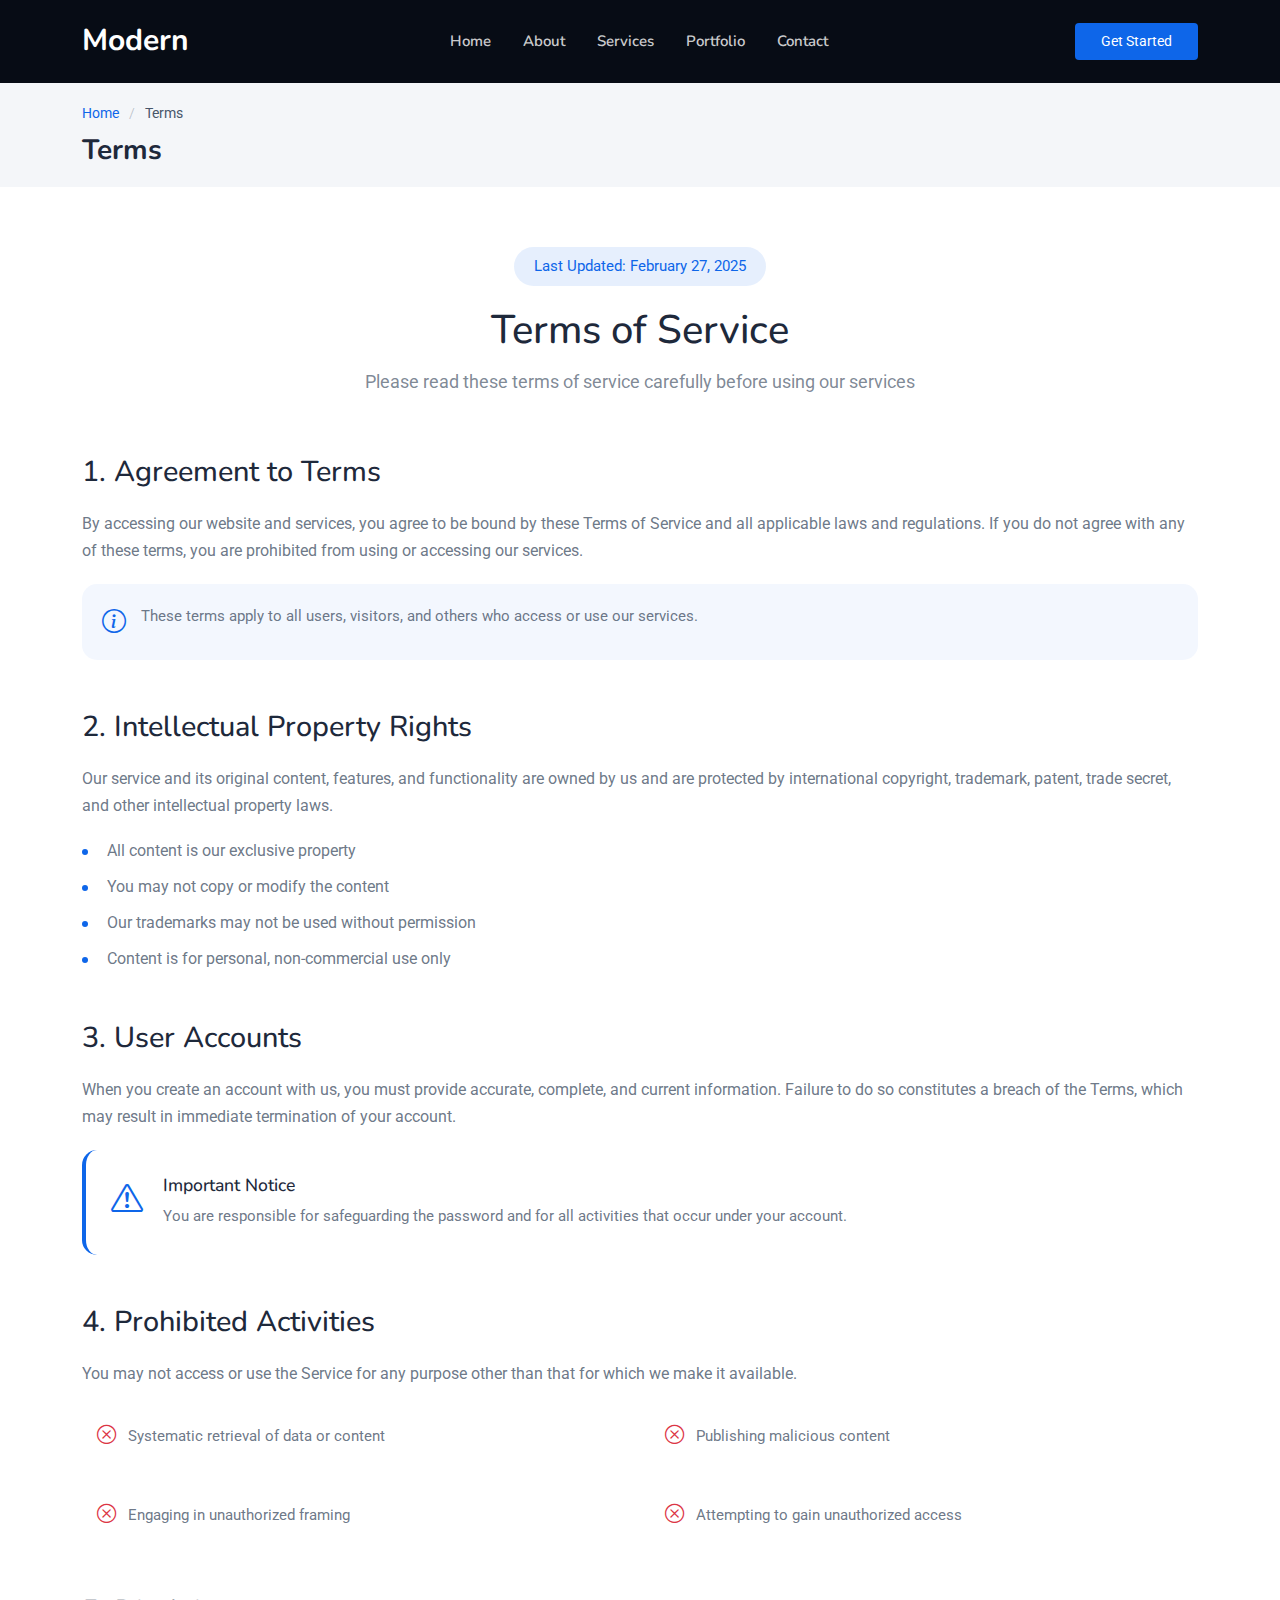
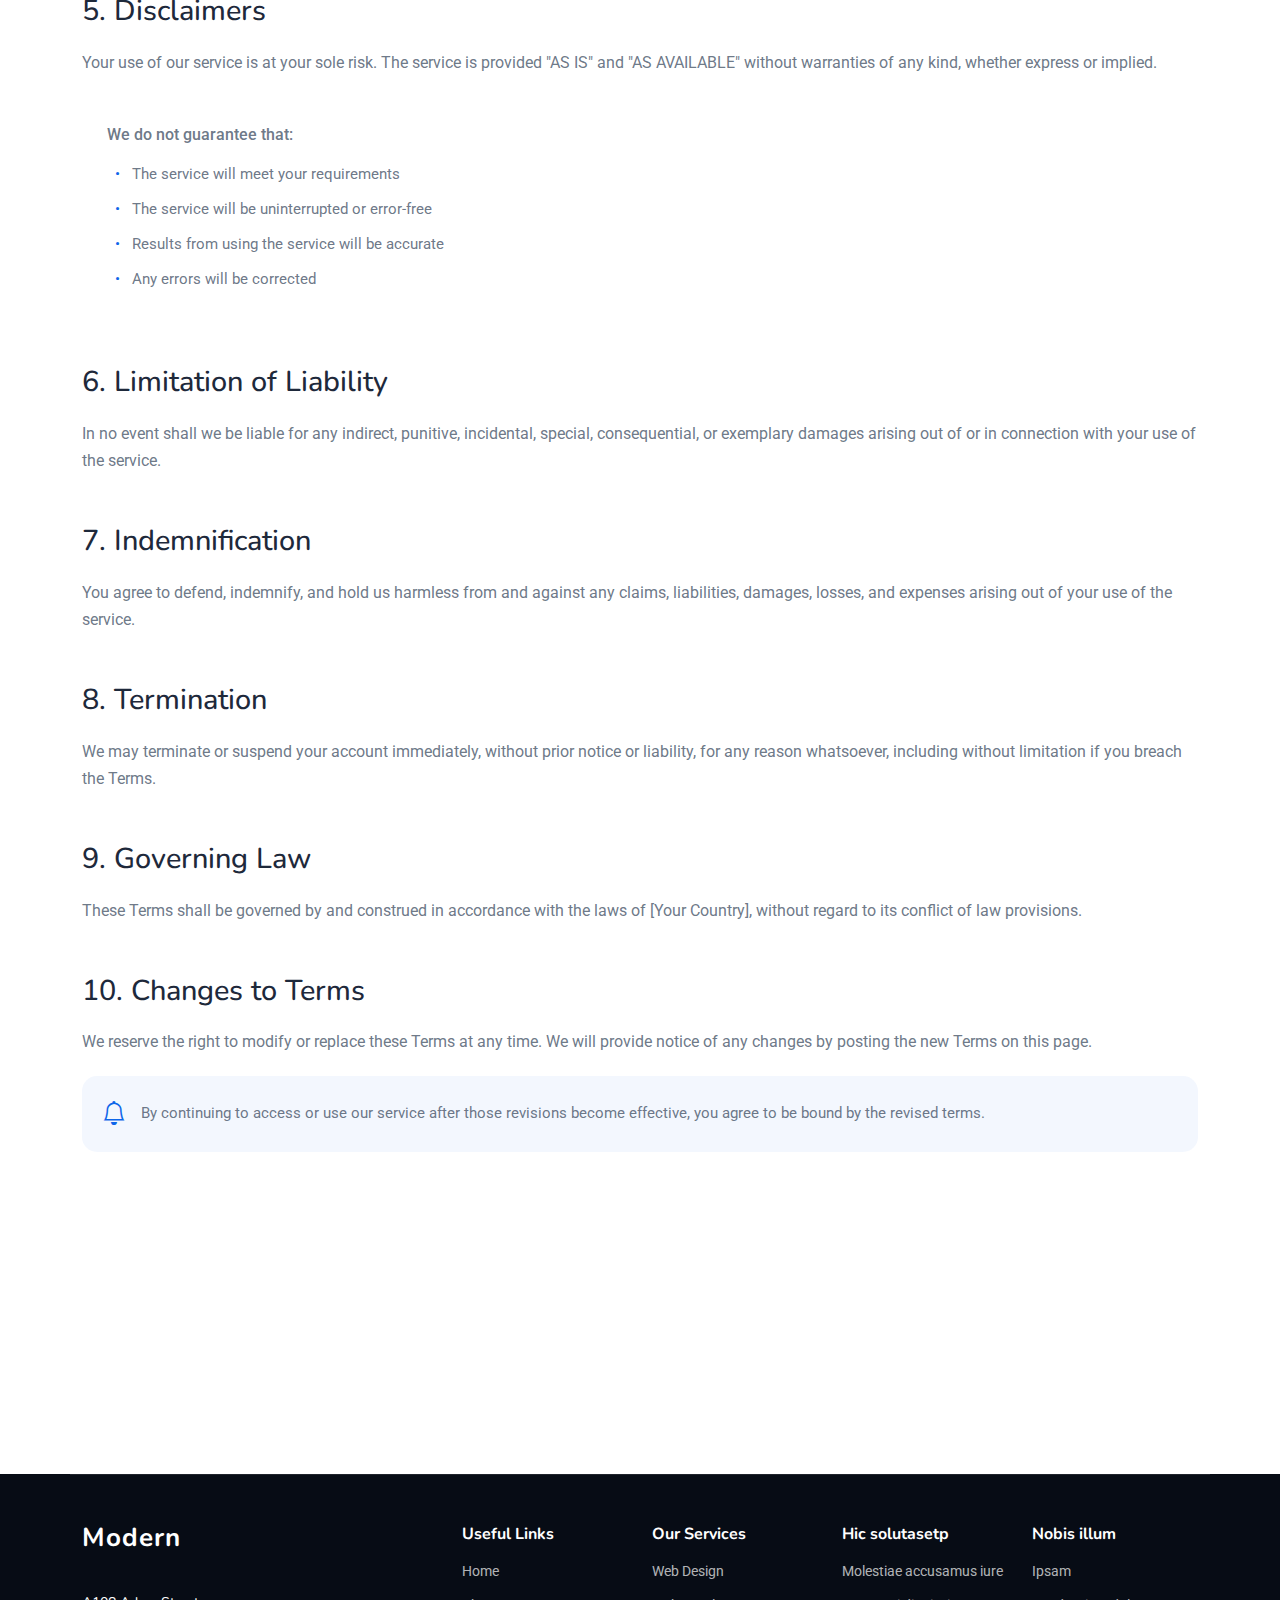
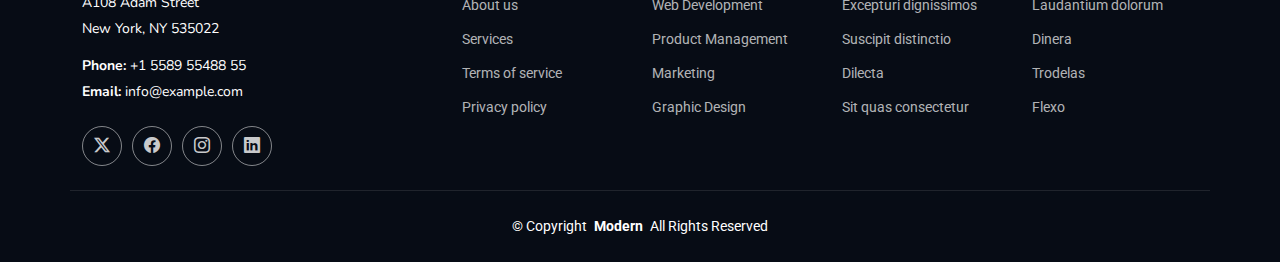
<file: terms.html>
<!DOCTYPE html>
<html lang="en">

<head>
  <meta charset="utf-8">
  <meta content="width=device-width, initial-scale=1.0" name="viewport">
  <title>Terms - idt-modern-edge </title>
  <meta name="description" content="">
  <meta name="keywords" content="">

  <!-- Favicons -->
  <link href="assets/img/favicon.png" rel="icon">
  <link href="assets/img/apple-touch-icon.png" rel="apple-touch-icon">

  <!-- Fonts -->
  <link href="https://fonts.googleapis.com" rel="preconnect">
  <link href="https://fonts.gstatic.com" rel="preconnect" crossorigin>
  <link href="https://fonts.googleapis.com/css2?family=Roboto:ital,wght@0,100;0,300;0,400;0,500;0,700;0,900;1,100;1,300;1,400;1,500;1,700;1,900&family=Nunito:ital,wght@0,200;0,300;0,400;0,500;0,600;0,700;0,800;0,900;1,200;1,300;1,400;1,500;1,600;1,700;1,800;1,900&display=swap" rel="stylesheet">

  <!-- Vendor CSS Files -->
  <link href="assets/vendor/bootstrap/css/bootstrap.min.css" rel="stylesheet">
  <link href="assets/vendor/bootstrap-icons/bootstrap-icons.css" rel="stylesheet">
  <link href="assets/vendor/aos/aos.css" rel="stylesheet">
  <link href="assets/vendor/glightbox/css/glightbox.min.css" rel="stylesheet">

  <!-- Main CSS File -->
  <link href="assets/css/main.css" rel="stylesheet">

</head>

<body class="terms-page">

  <header id="header" class="header d-flex align-items-center sticky-top">
    <div class="container position-relative d-flex align-items-center justify-content-between">

      <a href="index.html" class="logo d-flex align-items-center me-auto me-xl-0">
        <!-- Uncomment the line below if you also wish to use an image logo -->
        <!-- <img src="assets/img/logo.webp" alt=""> -->
        <h1 class="sitename">Modern</h1>
      </a>

      <nav id="navmenu" class="navmenu">
        <ul>
          <li><a href="#hero">Home</a></li>
          <li><a href="#about">About</a></li>
          <li><a href="#services">Services</a></li>
          <li><a href="#portfolio">Portfolio</a></li>

          <!-- <li class="dropdown"><a href="#"><span>Dropdown</span> <i class="bi bi-chevron-down toggle-dropdown"></i></a>
      <ul>
        <li><a href="#">Dropdown 1</a></li>
        <li class="dropdown"><a href="#"><span>Deep Dropdown</span> <i class="bi bi-chevron-down toggle-dropdown"></i></a>
          <ul>
            <li><a href="#">Deep Dropdown 1</a></li>
            <li><a href="#">Deep Dropdown 2</a></li>
            <li><a href="#">Deep Dropdown 3</a></li>
            <li><a href="#">Deep Dropdown 4</a></li>
            <li><a href="#">Deep Dropdown 5</a></li>
          </ul>
        </li>
        <li><a href="#">Dropdown 2</a></li>
        <li><a href="#">Dropdown 3</a></li>
        <li><a href="#">Dropdown 4</a></li>
      </ul>
    </li>-->
          <li><a href="#contact">Contact</a></li>
        </ul>
        <i class="mobile-nav-toggle d-xl-none bi bi-list"></i>
      </nav>

      <a class="btn-getstarted" href="index.html#about">Get Started</a>

    </div>
  </header>

  <main class="main">

    <!-- Page Title -->
    <div class="page-title light-background">
      <div class="container">
        <nav class="breadcrumbs">
          <ol>
            <li><a href="index.html">Home</a></li>
            <li class="current">Terms</li>
          </ol>
        </nav>
        <h1>Terms</h1>
      </div>
    </div><!-- End Page Title -->

    <!-- Terms Of Service Section -->
    <section id="terms-of-service" class="terms-of-service section">

      <div class="container" data-aos="fade-up">
        <!-- Page Header -->
        <div class="tos-header text-center" data-aos="fade-up">
          <span class="last-updated">Last Updated: February 27, 2025</span>
          <h2>Terms of Service</h2>
          <p>Please read these terms of service carefully before using our services</p>
        </div>

        <!-- Content -->
        <div class="tos-content" data-aos="fade-up" data-aos-delay="200">
          <!-- Agreement Section -->
          <div id="agreement" class="content-section">
            <h3>1. Agreement to Terms</h3>
            <p>By accessing our website and services, you agree to be bound by these Terms of Service and all applicable laws and regulations. If you do not agree with any of these terms, you are prohibited from using or accessing our services.</p>
            <div class="info-box">
              <i class="bi bi-info-circle"></i>
              <p>These terms apply to all users, visitors, and others who access or use our services.</p>
            </div>
          </div>

          <!-- Intellectual Property -->
          <div id="intellectual-property" class="content-section">
            <h3>2. Intellectual Property Rights</h3>
            <p>Our service and its original content, features, and functionality are owned by us and are protected by international copyright, trademark, patent, trade secret, and other intellectual property laws.</p>
            <ul class="list-items">
              <li>All content is our exclusive property</li>
              <li>You may not copy or modify the content</li>
              <li>Our trademarks may not be used without permission</li>
              <li>Content is for personal, non-commercial use only</li>
            </ul>
          </div>

          <!-- User Accounts -->
          <div id="user-accounts" class="content-section">
            <h3>3. User Accounts</h3>
            <p>When you create an account with us, you must provide accurate, complete, and current information. Failure to do so constitutes a breach of the Terms, which may result in immediate termination of your account.</p>
            <div class="alert-box">
              <i class="bi bi-exclamation-triangle"></i>
              <div class="alert-content">
                <h5>Important Notice</h5>
                <p>You are responsible for safeguarding the password and for all activities that occur under your account.</p>
              </div>
            </div>
          </div>

          <!-- Prohibited Activities -->
          <div id="prohibited" class="content-section">
            <h3>4. Prohibited Activities</h3>
            <p>You may not access or use the Service for any purpose other than that for which we make it available.</p>
            <div class="prohibited-list">
              <div class="prohibited-item">
                <i class="bi bi-x-circle"></i>
                <span>Systematic retrieval of data or content</span>
              </div>
              <div class="prohibited-item">
                <i class="bi bi-x-circle"></i>
                <span>Publishing malicious content</span>
              </div>
              <div class="prohibited-item">
                <i class="bi bi-x-circle"></i>
                <span>Engaging in unauthorized framing</span>
              </div>
              <div class="prohibited-item">
                <i class="bi bi-x-circle"></i>
                <span>Attempting to gain unauthorized access</span>
              </div>
            </div>
          </div>

          <!-- Disclaimers -->
          <div id="disclaimer" class="content-section">
            <h3>5. Disclaimers</h3>
            <p>Your use of our service is at your sole risk. The service is provided "AS IS" and "AS AVAILABLE" without warranties of any kind, whether express or implied.</p>
            <div class="disclaimer-box">
              <p>We do not guarantee that:</p>
              <ul>
                <li>The service will meet your requirements</li>
                <li>The service will be uninterrupted or error-free</li>
                <li>Results from using the service will be accurate</li>
                <li>Any errors will be corrected</li>
              </ul>
            </div>
          </div>

          <!-- Limitation of Liability -->
          <div id="limitation" class="content-section">
            <h3>6. Limitation of Liability</h3>
            <p>In no event shall we be liable for any indirect, punitive, incidental, special, consequential, or exemplary damages arising out of or in connection with your use of the service.</p>
          </div>

          <!-- Indemnification -->
          <div id="indemnification" class="content-section">
            <h3>7. Indemnification</h3>
            <p>You agree to defend, indemnify, and hold us harmless from and against any claims, liabilities, damages, losses, and expenses arising out of your use of the service.</p>
          </div>

          <!-- Termination -->
          <div id="termination" class="content-section">
            <h3>8. Termination</h3>
            <p>We may terminate or suspend your account immediately, without prior notice or liability, for any reason whatsoever, including without limitation if you breach the Terms.</p>
          </div>

          <!-- Governing Law -->
          <div id="governing-law" class="content-section">
            <h3>9. Governing Law</h3>
            <p>These Terms shall be governed by and construed in accordance with the laws of [Your Country], without regard to its conflict of law provisions.</p>
          </div>

          <!-- Changes -->
          <div id="changes" class="content-section">
            <h3>10. Changes to Terms</h3>
            <p>We reserve the right to modify or replace these Terms at any time. We will provide notice of any changes by posting the new Terms on this page.</p>
            <div class="notice-box">
              <i class="bi bi-bell"></i>
              <p>By continuing to access or use our service after those revisions become effective, you agree to be bound by the revised terms.</p>
            </div>
          </div>
        </div>

        <!-- Contact Section -->
        <div class="tos-contact" data-aos="fade-up" data-aos-delay="300">
          <div class="contact-box">
            <div class="contact-icon">
              <i class="bi bi-envelope"></i>
            </div>
            <div class="contact-content">
              <h4>Questions About Terms?</h4>
              <p>If you have any questions about these Terms, please contact us.</p>
              <a href="#" class="contact-link">Contact Support</a>
            </div>
          </div>
        </div>
      </div>

    </section><!-- /Terms Of Service Section -->

  </main>

  <footer id="footer" class="footer dark-background">

    <div class="container footer-top">
      <div class="row gy-4">
        <div class="col-lg-4 col-md-6 footer-about">
          <a href="index.html" class="logo d-flex align-items-center">
            <span class="sitename">Modern</span>
          </a>
          <div class="footer-contact pt-3">
            <p>A108 Adam Street</p>
            <p>New York, NY 535022</p>
            <p class="mt-3"><strong>Phone:</strong> <span>+1 5589 55488 55</span></p>
            <p><strong>Email:</strong> <span>info@example.com</span></p>
          </div>
          <div class="social-links d-flex mt-4">
            <a href=""><i class="bi bi-twitter-x"></i></a>
            <a href=""><i class="bi bi-facebook"></i></a>
            <a href=""><i class="bi bi-instagram"></i></a>
            <a href=""><i class="bi bi-linkedin"></i></a>
          </div>
        </div>

        <div class="col-lg-2 col-md-3 footer-links">
          <h4>Useful Links</h4>
          <ul>
            <li><a href="#">Home</a></li>
            <li><a href="#">About us</a></li>
            <li><a href="#">Services</a></li>
            <li><a href="#">Terms of service</a></li>
            <li><a href="#">Privacy policy</a></li>
          </ul>
        </div>

        <div class="col-lg-2 col-md-3 footer-links">
          <h4>Our Services</h4>
          <ul>
            <li><a href="#">Web Design</a></li>
            <li><a href="#">Web Development</a></li>
            <li><a href="#">Product Management</a></li>
            <li><a href="#">Marketing</a></li>
            <li><a href="#">Graphic Design</a></li>
          </ul>
        </div>

        <div class="col-lg-2 col-md-3 footer-links">
          <h4>Hic solutasetp</h4>
          <ul>
            <li><a href="#">Molestiae accusamus iure</a></li>
            <li><a href="#">Excepturi dignissimos</a></li>
            <li><a href="#">Suscipit distinctio</a></li>
            <li><a href="#">Dilecta</a></li>
            <li><a href="#">Sit quas consectetur</a></li>
          </ul>
        </div>

        <div class="col-lg-2 col-md-3 footer-links">
          <h4>Nobis illum</h4>
          <ul>
            <li><a href="#">Ipsam</a></li>
            <li><a href="#">Laudantium dolorum</a></li>
            <li><a href="#">Dinera</a></li>
            <li><a href="#">Trodelas</a></li>
            <li><a href="#">Flexo</a></li>
          </ul>
        </div>

      </div>
    </div>

    <div class="container copyright text-center mt-4">
      <p>© <span>Copyright</span> <strong class="px-1 sitename">Modern</strong> <span>All Rights Reserved</span></p>

    </div>

  </footer>

  <!-- Scroll Top -->
  <a href="#" id="scroll-top" class="scroll-top d-flex align-items-center justify-content-center"><i class="bi bi-arrow-up-short"></i></a>

  <!-- Preloader -->
  <div id="preloader"></div>

  <!-- Vendor JS Files -->
  <script src="assets/vendor/bootstrap/js/bootstrap.bundle.min.js"></script>
  <script src="assets/vendor/php-email-form/validate.js"></script>
  <script src="assets/vendor/aos/aos.js"></script>
  <script src="assets/vendor/purecounter/purecounter_vanilla.js"></script>
  <script src="assets/vendor/glightbox/js/glightbox.min.js"></script>
  <script src="assets/vendor/imagesloaded/imagesloaded.pkgd.min.js"></script>
  <script src="assets/vendor/isotope-layout/isotope.pkgd.min.js"></script>

  <!-- Main JS File -->
  <script src="assets/js/main.js"></script>

</body>

</html>
</file>
<file: assets/css/main.css>
@charset "UTF-8";

/*--------------------------------------------------------------
# Font & Color Variables
# Help: https://bootstrapmade.com/color-system/
--------------------------------------------------------------*/
/* Fonts */
:root {
  --default-font: "Roboto",  system-ui, -apple-system, "Segoe UI", Roboto, "Helvetica Neue", Arial, "Noto Sans", "Liberation Sans", sans-serif, "Apple Color Emoji", "Segoe UI Emoji", "Segoe UI Symbol", "Noto Color Emoji";
  --heading-font: "Nunito",  sans-serif;
  --nav-font: "Nunito",  sans-serif;
}

/* Global Colors - The following color variables are used throughout the website. Updating them here will change the color scheme of the entire website */
:root { 
  --background-color: #ffffff; /* Background color for the entire website, including individual sections */
  --default-color: #475569; /* Default color used for the majority of the text content across the entire website */
  --heading-color: #1e293b; /* Color for headings, subheadings and title throughout the website */
  --accent-color: #0e66e9; /* Accent color that represents your brand on the website. It's used for buttons, links, and other elements that need to stand out */
  --surface-color: #ffffff; /* The surface color is used as a background of boxed elements within sections, such as cards, icon boxes, or other elements that require a visual separation from the global background. */
  --contrast-color: #ffffff; /* Contrast color for text, ensuring readability against backgrounds of accent, heading, or default colors. */
}

/* Nav Menu Colors - The following color variables are used specifically for the navigation menu. They are separate from the global colors to allow for more customization options */
:root {
  --nav-color: rgba(255, 255, 255, 0.8);  /* The default color of the main navmenu links */
  --nav-hover-color: #ffffff; /* Applied to main navmenu links when they are hovered over or active */
  --nav-mobile-background-color: #ffffff; /* Used as the background color for mobile navigation menu */
  --nav-dropdown-background-color: #ffffff; /* Used as the background color for dropdown items that appear when hovering over primary navigation items */
  --nav-dropdown-color: #475569; /* Used for navigation links of the dropdown items in the navigation menu. */
  --nav-dropdown-hover-color: #0e66e9; /* Similar to --nav-hover-color, this color is applied to dropdown navigation links when they are hovered over. */
}

/* Color Presets - These classes override global colors when applied to any section or element, providing reuse of the sam color scheme. */

.light-background {
  --background-color: #f4f6f9;
  --surface-color: #ffffff;
}

.dark-background {
  --background-color: #070c15;
  --default-color: #ffffff;
  --heading-color: #ffffff;
  --surface-color: #252525;
  --contrast-color: #ffffff;
}

/* Smooth scroll */
:root {
  scroll-behavior: smooth;
}

/*--------------------------------------------------------------
# General Styling & Shared Classes
--------------------------------------------------------------*/
body {
  color: var(--default-color);
  background-color: var(--background-color);
  font-family: var(--default-font);
}

a {
  color: var(--accent-color);
  text-decoration: none;
  transition: 0.3s;
}

a:hover {
  color: color-mix(in srgb, var(--accent-color), transparent 25%);
  text-decoration: none;
}

h1,
h2,
h3,
h4,
h5,
h6 {
  color: var(--heading-color);
  font-family: var(--heading-font);
}

/* PHP Email Form Messages
------------------------------*/
.php-email-form .error-message {
  display: none;
  background: #df1529;
  color: #ffffff;
  text-align: left;
  padding: 15px;
  margin-bottom: 24px;
  font-weight: 600;
}

.php-email-form .sent-message {
  display: none;
  color: #ffffff;
  background: #059652;
  text-align: center;
  padding: 15px;
  margin-bottom: 24px;
  font-weight: 600;
}

.php-email-form .loading {
  display: none;
  background: var(--surface-color);
  text-align: center;
  padding: 15px;
  margin-bottom: 24px;
}

.php-email-form .loading:before {
  content: "";
  display: inline-block;
  border-radius: 50%;
  width: 24px;
  height: 24px;
  margin: 0 10px -6px 0;
  border: 3px solid var(--accent-color);
  border-top-color: var(--surface-color);
  animation: php-email-form-loading 1s linear infinite;
}

@keyframes php-email-form-loading {
  0% {
    transform: rotate(0deg);
  }

  100% {
    transform: rotate(360deg);
  }
}

/*--------------------------------------------------------------
# Global Header
--------------------------------------------------------------*/
.header {
  --background-color: #070c15;
  --default-color: #ffffff;
  --heading-color: #ffffff;
  color: var(--default-color);
  background-color: var(--background-color);
  padding: 15px 0;
  transition: all 0.5s;
  z-index: 997;
}

.header .logo {
  line-height: 1;
}

.header .logo img {
  max-height: 36px;
  margin-right: 8px;
}

.header .logo h1 {
  font-size: 30px;
  margin: 0;
  font-weight: 700;
  color: var(--heading-color);
}

.header .btn-getstarted,
.header .btn-getstarted:focus {
  color: var(--contrast-color);
  background: var(--accent-color);
  font-size: 14px;
  padding: 8px 26px;
  margin: 0;
  border-radius: 4px;
  transition: 0.3s;
}

.header .btn-getstarted:hover,
.header .btn-getstarted:focus:hover {
  color: var(--contrast-color);
  background: color-mix(in srgb, var(--accent-color), transparent 15%);
}

@media (max-width: 1200px) {
  .header .logo {
    order: 1;
  }

  .header .btn-getstarted {
    order: 2;
    margin: 0 15px 0 0;
    padding: 6px 20px;
  }

  .header .navmenu {
    order: 3;
  }
}

.scrolled .header {
  box-shadow: 0px 0 18px rgba(0, 0, 0, 0.1);
}

/* Global Header on Scroll
------------------------------*/
.scrolled .header {
  --background-color: #070c15;
}

/* Index Page Header
------------------------------*/
.index-page .header {
  --background-color: rgba(7, 12, 21, 0.3);
}

/* Index Page Header on Scroll
------------------------------*/
.index-page.scrolled .header {
  --background-color: #070c15;
}

/*--------------------------------------------------------------
# Navigation Menu
--------------------------------------------------------------*/
/* Desktop Navigation */
@media (min-width: 1200px) {
  .navmenu {
    padding: 0;
  }

  .navmenu ul {
    margin: 0;
    padding: 0;
    display: flex;
    list-style: none;
    align-items: center;
  }

  .navmenu li {
    position: relative;
  }

  .navmenu>ul>li {
    white-space: nowrap;
    padding: 15px 14px;
  }

  .navmenu>ul>li:last-child {
    padding-right: 0;
  }

  .navmenu a,
  .navmenu a:focus {
    color: var(--nav-color);
    font-size: 15px;
    padding: 0 2px;
    font-family: var(--nav-font);
    font-weight: 600;
    display: flex;
    align-items: center;
    justify-content: space-between;
    white-space: nowrap;
    transition: 0.3s;
    position: relative;
  }

  .navmenu a i,
  .navmenu a:focus i {
    font-size: 12px;
    line-height: 0;
    margin-left: 5px;
    transition: 0.3s;
  }

  .navmenu>ul>li>a:before {
    content: "";
    position: absolute;
    height: 2px;
    bottom: -6px;
    left: 0;
    background-color: var(--accent-color);
    visibility: hidden;
    width: 0px;
    transition: all 0.3s ease-in-out 0s;
  }

  .navmenu a:hover:before,
  .navmenu li:hover>a:before,
  .navmenu .active:before {
    visibility: visible;
    width: 100%;
  }

  .navmenu li:hover>a,
  .navmenu .active,
  .navmenu .active:focus {
    color: var(--nav-hover-color);
  }

  .navmenu .dropdown ul {
    margin: 0;
    padding: 10px 0;
    background: var(--nav-dropdown-background-color);
    display: block;
    position: absolute;
    visibility: hidden;
    left: 14px;
    top: 130%;
    opacity: 0;
    transition: 0.3s;
    border-radius: 4px;
    z-index: 99;
    box-shadow: 0px 0px 30px rgba(0, 0, 0, 0.1);
  }

  .navmenu .dropdown ul li {
    min-width: 200px;
  }

  .navmenu .dropdown ul a {
    padding: 10px 20px;
    font-size: 15px;
    text-transform: none;
    color: var(--nav-dropdown-color);
  }

  .navmenu .dropdown ul a i {
    font-size: 12px;
  }

  .navmenu .dropdown ul a:hover,
  .navmenu .dropdown ul .active:hover,
  .navmenu .dropdown ul li:hover>a {
    color: var(--nav-dropdown-hover-color);
  }

  .navmenu .dropdown:hover>ul {
    opacity: 1;
    top: 100%;
    visibility: visible;
  }

  .navmenu .dropdown .dropdown ul {
    top: 0;
    left: -90%;
    visibility: hidden;
  }

  .navmenu .dropdown .dropdown:hover>ul {
    opacity: 1;
    top: 0;
    left: -100%;
    visibility: visible;
  }
}

/* Mobile Navigation */
@media (max-width: 1199px) {
  .mobile-nav-toggle {
    color: var(--nav-color);
    font-size: 28px;
    line-height: 0;
    margin-right: 10px;
    cursor: pointer;
    transition: color 0.3s;
  }

  .navmenu {
    padding: 0;
    z-index: 9997;
  }

  .navmenu ul {
    display: none;
    list-style: none;
    position: absolute;
    inset: 60px 20px 20px 20px;
    padding: 10px 0;
    margin: 0;
    border-radius: 6px;
    background-color: var(--nav-mobile-background-color);
    border: 1px solid color-mix(in srgb, var(--default-color), transparent 90%);
    box-shadow: none;
    overflow-y: auto;
    transition: 0.3s;
    z-index: 9998;
  }

  .navmenu a,
  .navmenu a:focus {
    color: var(--nav-dropdown-color);
    padding: 10px 20px;
    font-family: var(--nav-font);
    font-size: 17px;
    font-weight: 500;
    display: flex;
    align-items: center;
    justify-content: space-between;
    white-space: nowrap;
    transition: 0.3s;
  }

  .navmenu a i,
  .navmenu a:focus i {
    font-size: 12px;
    line-height: 0;
    margin-left: 5px;
    width: 30px;
    height: 30px;
    display: flex;
    align-items: center;
    justify-content: center;
    border-radius: 50%;
    transition: 0.3s;
    background-color: color-mix(in srgb, var(--accent-color), transparent 90%);
  }

  .navmenu a i:hover,
  .navmenu a:focus i:hover {
    background-color: var(--accent-color);
    color: var(--contrast-color);
  }

  .navmenu a:hover,
  .navmenu .active,
  .navmenu .active:focus {
    color: var(--nav-dropdown-hover-color);
  }

  .navmenu .active i,
  .navmenu .active:focus i {
    background-color: var(--accent-color);
    color: var(--contrast-color);
    transform: rotate(180deg);
  }

  .navmenu .dropdown ul {
    position: static;
    display: none;
    z-index: 99;
    padding: 10px 0;
    margin: 10px 20px;
    background-color: var(--nav-dropdown-background-color);
    transition: all 0.5s ease-in-out;
  }

  .navmenu .dropdown ul ul {
    background-color: rgba(33, 37, 41, 0.1);
  }

  .navmenu .dropdown>.dropdown-active {
    display: block;
    background-color: rgba(33, 37, 41, 0.03);
  }

  .mobile-nav-active {
    overflow: hidden;
  }

  .mobile-nav-active .mobile-nav-toggle {
    color: #fff;
    position: absolute;
    font-size: 32px;
    top: 15px;
    right: 15px;
    margin-right: 0;
    z-index: 9999;
  }

  .mobile-nav-active .navmenu {
    position: fixed;
    overflow: hidden;
    inset: 0;
    background: rgba(33, 37, 41, 0.8);
    transition: 0.3s;
  }

  .mobile-nav-active .navmenu>ul {
    display: block;
  }
}

/*--------------------------------------------------------------
# Global Footer
--------------------------------------------------------------*/
.footer {
  color: var(--default-color);
  background-color: var(--background-color);
  font-size: 14px;
  position: relative;
}

.footer .footer-top {
  padding-top: 50px;
  border-top: 1px solid color-mix(in srgb, var(--default-color), transparent 90%);
}

.footer .footer-about .logo {
  line-height: 1;
  margin-bottom: 25px;
}

.footer .footer-about .logo img {
  max-height: 40px;
  margin-right: 6px;
}

.footer .footer-about .logo span {
  color: var(--heading-color);
  font-family: var(--heading-font);
  font-size: 26px;
  font-weight: 700;
  letter-spacing: 1px;
}

.footer .footer-about p {
  font-size: 14px;
  font-family: var(--heading-font);
}

.footer .social-links a {
  display: flex;
  align-items: center;
  justify-content: center;
  width: 40px;
  height: 40px;
  border-radius: 50%;
  border: 1px solid color-mix(in srgb, var(--default-color), transparent 50%);
  font-size: 16px;
  color: color-mix(in srgb, var(--default-color), transparent 20%);
  margin-right: 10px;
  transition: 0.3s;
}

.footer .social-links a:hover {
  color: var(--accent-color);
  border-color: var(--accent-color);
}

.footer h4 {
  font-size: 16px;
  font-weight: bold;
  position: relative;
  padding-bottom: 12px;
}

.footer .footer-links {
  margin-bottom: 30px;
}

.footer .footer-links ul {
  list-style: none;
  padding: 0;
  margin: 0;
}

.footer .footer-links ul i {
  padding-right: 2px;
  font-size: 12px;
  line-height: 0;
}

.footer .footer-links ul li {
  padding: 10px 0;
  display: flex;
  align-items: center;
}

.footer .footer-links ul li:first-child {
  padding-top: 0;
}

.footer .footer-links ul a {
  color: color-mix(in srgb, var(--default-color), transparent 30%);
  display: inline-block;
  line-height: 1;
}

.footer .footer-links ul a:hover {
  color: var(--accent-color);
}

.footer .footer-contact p {
  margin-bottom: 5px;
}

.footer .copyright {
  padding: 25px 0;
  border-top: 1px solid color-mix(in srgb, var(--default-color), transparent 90%);
}

.footer .copyright p {
  margin-bottom: 0;
}

.footer .credits {
  margin-top: 8px;
  font-size: 13px;
}

/*--------------------------------------------------------------
# Preloader
--------------------------------------------------------------*/
#preloader {
  position: fixed;
  inset: 0;
  z-index: 999999;
  overflow: hidden;
  background: var(--background-color);
  transition: all 0.6s ease-out;
}

#preloader:before {
  content: "";
  position: fixed;
  top: calc(50% - 30px);
  left: calc(50% - 30px);
  border: 6px solid #ffffff;
  border-color: var(--accent-color) transparent var(--accent-color) transparent;
  border-radius: 50%;
  width: 60px;
  height: 60px;
  animation: animate-preloader 1.5s linear infinite;
}

@keyframes animate-preloader {
  0% {
    transform: rotate(0deg);
  }

  100% {
    transform: rotate(360deg);
  }
}

/*--------------------------------------------------------------
# Scroll Top Button
--------------------------------------------------------------*/
.scroll-top {
  position: fixed;
  visibility: hidden;
  opacity: 0;
  right: 15px;
  bottom: 15px;
  z-index: 99999;
  background-color: var(--accent-color);
  width: 40px;
  height: 40px;
  border-radius: 4px;
  transition: all 0.4s;
}

.scroll-top i {
  font-size: 24px;
  color: var(--contrast-color);
  line-height: 0;
}

.scroll-top:hover {
  background-color: color-mix(in srgb, var(--accent-color), transparent 20%);
  color: var(--contrast-color);
}

.scroll-top.active {
  visibility: visible;
  opacity: 1;
}

/*--------------------------------------------------------------
# Disable aos animation delay on mobile devices
--------------------------------------------------------------*/
@media screen and (max-width: 768px) {
  [data-aos-delay] {
    transition-delay: 0 !important;
  }
}

/*--------------------------------------------------------------
# Global Page Titles & Breadcrumbs
--------------------------------------------------------------*/
.page-title {
  color: var(--default-color);
  background-color: var(--background-color);
  padding: 20px 0;
  position: relative;
}

.page-title h1 {
  font-size: 28px;
  font-weight: 700;
  margin: 0;
}

.page-title .breadcrumbs ol {
  display: flex;
  flex-wrap: wrap;
  list-style: none;
  padding: 0 0 10px 0;
  margin: 0;
  font-size: 14px;
  font-weight: 400;
}

.page-title .breadcrumbs ol li+li {
  padding-left: 10px;
}

.page-title .breadcrumbs ol li+li::before {
  content: "/";
  display: inline-block;
  padding-right: 10px;
  color: color-mix(in srgb, var(--default-color), transparent 70%);
}

/*--------------------------------------------------------------
# Global Sections
--------------------------------------------------------------*/
section,
.section {
  color: var(--default-color);
  background-color: var(--background-color);
  padding: 60px 0;
  scroll-margin-top: 82px;
  overflow: clip;
}

@media (max-width: 1199px) {

  section,
  .section {
    scroll-margin-top: 66px;
  }
}

/*--------------------------------------------------------------
# Global Section Titles
--------------------------------------------------------------*/
.section-title {
  text-align: center;
  padding-bottom: 60px;
  position: relative;
}

.section-title h2 {
  display: inline-block;
  font-size: 22px;
  font-weight: 500;
  text-transform: uppercase;
  letter-spacing: 2px;
  margin-bottom: 1.5rem;
  position: relative;
}

.section-title h2::after {
  content: "";
  position: absolute;
  bottom: -8px;
  left: 50%;
  transform: translateX(-50%);
  width: 40px;
  height: 1px;
  background: var(--accent-color);
}

.section-title p {
  font-size: 16px;
  line-height: 1.8;
  color: color-mix(in srgb, var(--default-color), transparent 25%);
  max-width: 900px;
  margin: 0 auto;
  text-wrap: balance;
}

/*--------------------------------------------------------------
# Hero Section
--------------------------------------------------------------*/
.hero {
  width: 100%;
  min-height: 100vh;
  position: relative;
  padding: 0;
  display: flex;
  align-items: center;
  justify-content: center;
  overflow: hidden;
}

.hero .info {
  position: relative;
  inset: 0;
  z-index: 3;
  padding: 140px 0 60px 0;
}

@media (max-width: 768px),
(max-height: 480px) {
  .hero .info {
    padding: 100px 50px 60px 50px;
  }
}

.hero .info h2 {
  margin-bottom: 30px;
  padding-bottom: 30px;
  font-size: 56px;
  font-weight: 700;
  position: relative;
}

.hero .info h2:after {
  content: "";
  position: absolute;
  display: block;
  width: 80px;
  height: 4px;
  background: var(--accent-color);
  left: 0;
  right: 0;
  bottom: 0;
  margin: auto;
}

@media (max-width: 768px) {
  .hero .info h2 {
    font-size: 36px;
  }
}

.hero .info p {
  color: color-mix(in srgb, var(--default-color), transparent 20%);
  font-size: 18px;
}

.hero .info .btn-get-started {
  color: var(--contrast-color);
  background: var(--accent-color);
  font-family: var(--heading-font);
  font-weight: 500;
  font-size: 15px;
  letter-spacing: 1px;
  display: inline-block;
  padding: 12px 40px;
  border-radius: 4px;
  transition: 0.5s;
  margin: 10px;
}

.hero .info .btn-get-started:hover {
  background: color-mix(in srgb, var(--accent-color) 90%, white 15%);
  color: var(--contrast-color);
}

.hero .carousel {
  inset: 0;
  position: absolute;
  overflow: hidden;
}

.hero .carousel-item {
  position: absolute;
  inset: 0;
  background-size: cover;
  background-position: center;
  background-repeat: no-repeat;
  overflow: hidden;
  transition-duration: 0.4s;
}

.hero .carousel-item img {
  position: absolute;
  inset: 0;
  display: block;
  width: 100%;
  height: 100%;
  object-fit: cover;
  z-index: 1;
}

.hero .carousel-item::before {
  content: "";
  background-color: color-mix(in srgb, var(--background-color), transparent 30%);
  position: absolute;
  inset: 0;
  z-index: 2;
}

.hero .carousel-control-prev {
  justify-content: start;
}

@media (min-width: 640px) {
  .hero .carousel-control-prev {
    padding-left: 15px;
  }
}

.hero .carousel-control-next {
  justify-content: end;
}

@media (min-width: 640px) {
  .hero .carousel-control-next {
    padding-right: 15px;
  }
}

.hero .carousel-control-next-icon,
.hero .carousel-control-prev-icon {
  background: none;
  font-size: 26px;
  line-height: 0;
  background: color-mix(in srgb, var(--default-color), transparent 80%);
  color: color-mix(in srgb, var(--default-color), transparent 40%);
  border-radius: 50px;
  width: 54px;
  height: 54px;
  display: flex;
  align-items: center;
  justify-content: center;
}

.hero .carousel-control-prev,
.hero .carousel-control-next {
  z-index: 3;
  transition: 0.3s;
}

.hero .carousel-control-prev:focus,
.hero .carousel-control-next:focus {
  opacity: 0.5;
}

.hero .carousel-control-prev:hover,
.hero .carousel-control-next:hover {
  opacity: 0.9;
}

/*--------------------------------------------------------------
# Featured Services Section
--------------------------------------------------------------*/
.featured-services .service-card {
  background: var(--surface-color);
  border: 1px solid color-mix(in srgb, var(--default-color), transparent 90%);
  border-radius: 12px;
  padding: 32px;
  height: 100%;
  transition: all 0.3s cubic-bezier(0.4, 0, 0.2, 1);
  display: flex;
  flex-direction: column;
}

.featured-services .service-card .service-header {
  display: flex;
  align-items: flex-start;
  gap: 20px;
  margin-bottom: 20px;
}

.featured-services .service-card .service-header .icon-wrapper {
  flex-shrink: 0;
  width: 52px;
  height: 52px;
  background: color-mix(in srgb, var(--accent-color), transparent 85%);
  border-radius: 10px;
  display: flex;
  align-items: center;
  justify-content: center;
  transition: all 0.3s;
}

.featured-services .service-card .service-header .icon-wrapper i {
  font-size: 28px;
  color: var(--accent-color);
}

.featured-services .service-card .service-header h3 {
  margin: 0;
  font-size: 18px;
  font-weight: 600;
  line-height: 1.3;
}

.featured-services .service-card .service-header h3 a {
  color: var(--heading-color);
  transition: color 0.3s;
}

.featured-services .service-card>p {
  font-size: 14px;
  line-height: 1.6;
  color: color-mix(in srgb, var(--default-color), transparent 20%);
  margin-bottom: 24px;
  flex-grow: 1;
}

.featured-services .service-card .features-list {
  display: flex;
  flex-direction: column;
  gap: 12px;
}

.featured-services .service-card .features-list .feature-item {
  display: flex;
  align-items: center;
  gap: 10px;
  font-size: 13px;
  color: var(--default-color);
}

.featured-services .service-card .features-list .feature-item i {
  font-size: 16px;
  color: var(--accent-color);
  flex-shrink: 0;
}

.featured-services .service-card:hover {
  border-color: var(--accent-color);
  box-shadow: 0 10px 25px rgba(0, 0, 0, 0.08);
  transform: translateY(-4px);
}

.featured-services .service-card:hover .icon-wrapper {
  background: color-mix(in srgb, var(--accent-color), transparent 75%);
}

.featured-services .service-card:hover h3 a {
  color: var(--accent-color);
}

@media (max-width: 768px) {
  .featured-services {
    padding: 40px 0;
  }

  .featured-services .service-card {
    padding: 24px;
  }

  .featured-services .service-card .service-header {
    gap: 16px;
    margin-bottom: 16px;
  }

  .featured-services .service-card .service-header .icon-wrapper {
    width: 48px;
    height: 48px;
  }

  .featured-services .service-card .service-header .icon-wrapper i {
    font-size: 24px;
  }

  .featured-services .service-card .service-header h3 {
    font-size: 16px;
  }

  .featured-services .service-card>p {
    font-size: 13px;
    margin-bottom: 20px;
  }
}

/*--------------------------------------------------------------
# About Section
--------------------------------------------------------------*/
.about .content h3 {
  font-size: 1.875rem;
  font-weight: 700;
  margin-bottom: 1.25rem;
  line-height: 1.3;
}

.about .content .lead {
  font-size: 1.0625rem;
  font-weight: 500;
  margin-bottom: 1.25rem;
  line-height: 1.6;
}

.about .content>p {
  margin-bottom: 2rem;
  line-height: 1.6;
}

.about .features-list {
  display: flex;
  flex-direction: column;
  gap: 1.5rem;
}

.about .feature-item {
  display: flex;
  gap: 1.25rem;
  align-items: flex-start;
}

.about .icon-wrapper {
  flex-shrink: 0;
  width: 48px;
  height: 48px;
  border-radius: 6px;
  background-color: color-mix(in srgb, var(--accent-color), transparent 90%);
  display: flex;
  align-items: center;
  justify-content: center;
}

.about .icon-wrapper i {
  font-size: 1.5rem;
  color: var(--accent-color);
}

.about .feature-content {
  flex: 1;
}

.about .feature-content h5 {
  font-size: 1.0625rem;
  font-weight: 600;
  margin-bottom: 0.5rem;
  color: var(--heading-color);
}

.about .feature-content p {
  margin-bottom: 0;
  font-size: 0.9375rem;
  line-height: 1.6;
}

.about .image-grid {
  display: grid;
  grid-template-columns: 1fr 1fr;
  gap: 1.5rem;
  align-items: start;
}

.about .grid-item {
  border-radius: 8px;
  overflow: hidden;
  box-shadow: 0 2px 4px rgba(0, 0, 0, 0.08);
}

.about .grid-item img {
  width: 100%;
  height: 100%;
  object-fit: cover;
  display: block;
}

.about .grid-item.grid-large {
  grid-row: span 2;
}

.about .grid-item.grid-large img {
  height: 100%;
  min-height: 500px;
}

.about .grid-item.grid-small img {
  height: 240px;
}

.about .stats-card {
  background-color: var(--surface-color);
  border: 1px solid color-mix(in srgb, var(--default-color), transparent 90%);
  border-radius: 8px;
  padding: 2rem 1.5rem;
  box-shadow: 0 2px 4px rgba(0, 0, 0, 0.08);
  display: flex;
  flex-direction: column;
  gap: 1.5rem;
}

.about .stat-item {
  text-align: center;
}

.about .stat-item h4 {
  font-size: 2.25rem;
  font-weight: 700;
  color: var(--accent-color);
  margin-bottom: 0.25rem;
  line-height: 1;
}

.about .stat-item p {
  font-size: 0.875rem;
  font-weight: 500;
  margin-bottom: 0;
  color: var(--heading-color);
}

@media (max-width: 992px) {
  .about .content h3 {
    font-size: 1.625rem;
  }

  .about .image-grid {
    margin-bottom: 2rem;
  }

  .about .image-grid .grid-item.grid-large img {
    min-height: 400px;
  }
}

@media (max-width: 768px) {
  .about .image-grid {
    grid-template-columns: 1fr;
    gap: 1rem;
  }

  .about .image-grid .grid-item.grid-large {
    grid-row: span 1;
  }

  .about .image-grid .grid-item.grid-large img {
    min-height: 300px;
  }

  .about .image-grid .grid-item.grid-small img {
    height: 200px;
  }

  .about .stats-card {
    flex-direction: row;
    justify-content: space-around;
    padding: 1.5rem 1rem;
  }

  .about .stat-item h4 {
    font-size: 1.875rem;
  }
}

/*--------------------------------------------------------------
# Why Us Section
--------------------------------------------------------------*/
.why-us .content {
  margin-bottom: 32px;
}

.why-us .content h3 {
  font-size: 28px;
  font-weight: 600;
  margin-bottom: 16px;
  color: var(--heading-color);
}

.why-us .content p {
  font-size: 16px;
  line-height: 1.6;
  margin-bottom: 32px;
  color: var(--default-color);
}

.why-us .stats-wrapper {
  display: flex;
  gap: 32px;
  flex-wrap: wrap;
}

.why-us .stats-wrapper .stat-item {
  flex: 1;
  min-width: 140px;
}

.why-us .stats-wrapper .stat-item .stat-number {
  font-size: 36px;
  font-weight: 700;
  color: var(--accent-color);
  line-height: 1;
  margin-bottom: 8px;
}

.why-us .stats-wrapper .stat-item .stat-number::after {
  content: "+";
  margin-left: 2px;
}

.why-us .stats-wrapper .stat-item .stat-label {
  font-size: 14px;
  font-weight: 500;
  color: color-mix(in srgb, var(--default-color), transparent 30%);
  text-transform: uppercase;
  letter-spacing: 0.5px;
}

.why-us .features-grid {
  display: grid;
  grid-template-columns: repeat(2, 1fr);
  gap: 24px;
}

@media (max-width: 768px) {
  .why-us .features-grid {
    grid-template-columns: 1fr;
    gap: 16px;
  }
}

.why-us .feature-item {
  background-color: var(--surface-color);
  border: 1px solid color-mix(in srgb, var(--default-color), transparent 90%);
  border-radius: 6px;
  padding: 24px;
  display: flex;
  gap: 20px;
  transition: all 0.3s ease-in-out;
}

.why-us .feature-item:hover {
  transform: translateY(-4px);
  box-shadow: 0 4px 12px rgba(0, 0, 0, 0.08);
  border-color: color-mix(in srgb, var(--accent-color), transparent 70%);
}

.why-us .feature-item .feature-icon {
  flex-shrink: 0;
  width: 48px;
  height: 48px;
  display: flex;
  align-items: center;
  justify-content: center;
  background-color: color-mix(in srgb, var(--accent-color), transparent 90%);
  border-radius: 6px;
}

.why-us .feature-item .feature-icon i {
  font-size: 24px;
  color: var(--accent-color);
}

.why-us .feature-item .feature-content {
  flex: 1;
}

.why-us .feature-item .feature-content h4 {
  font-size: 18px;
  font-weight: 600;
  margin-bottom: 8px;
  color: var(--heading-color);
}

.why-us .feature-item .feature-content p {
  font-size: 15px;
  line-height: 1.6;
  margin: 0;
  color: color-mix(in srgb, var(--default-color), transparent 25%);
}

@media (max-width: 992px) {
  .why-us .col-lg-5 {
    margin-bottom: 40px;
  }

  .why-us .stats-wrapper {
    justify-content: space-between;
  }
}

/*--------------------------------------------------------------
# Clients Section
--------------------------------------------------------------*/
.clients .client-item {
  padding: 1.5rem;
  text-align: center;
  height: 100%;
  background-color: var(--surface-color);
  border-radius: 8px;
  border: 1px solid color-mix(in srgb, var(--default-color), transparent 90%);
  transition: all 0.3s ease-in-out;
  display: flex;
  align-items: center;
  justify-content: center;
}

.clients .client-item img {
  max-width: 100%;
  transition: all 0.3s ease-in-out;
  filter: grayscale(100);
  opacity: 0.8;
}

.clients .client-item:hover {
  transform: translateY(-5px);
  border-color: var(--accent-color);
}

.clients .client-item:hover img {
  filter: grayscale(0);
  opacity: 1;
}

@media (max-width: 1199px) {
  .clients .client-item {
    padding: 1.25rem;
  }
}

@media (max-width: 767px) {
  .clients .client-item {
    padding: 1rem;
  }
}

/*--------------------------------------------------------------
# Services Section
--------------------------------------------------------------*/
.services .service-card {
  background-color: var(--surface-color);
  border: 1px solid color-mix(in srgb, var(--default-color), transparent 92%);
  border-radius: 6px;
  padding: 32px 28px;
  height: 100%;
  display: flex;
  flex-direction: column;
  transition: all 0.3s ease-in-out;
}

.services .service-card .icon-wrapper {
  width: 64px;
  height: 64px;
  background-color: color-mix(in srgb, var(--accent-color), transparent 92%);
  border-radius: 6px;
  display: flex;
  align-items: center;
  justify-content: center;
  margin-bottom: 24px;
  transition: all 0.3s ease-in-out;
}

.services .service-card .icon-wrapper i {
  font-size: 28px;
  color: var(--accent-color);
  transition: all 0.3s ease-in-out;
}

.services .service-card h3 {
  font-size: 22px;
  font-weight: 600;
  color: var(--heading-color);
  margin-bottom: 16px;
  line-height: 1.3;
}

.services .service-card p {
  font-size: 16px;
  line-height: 1.6;
  color: color-mix(in srgb, var(--default-color), transparent 30%);
  margin-bottom: 24px;
  flex-grow: 1;
}

.services .service-card .learn-more {
  font-size: 15px;
  font-weight: 500;
  color: var(--accent-color);
  text-decoration: none;
  display: inline-flex;
  align-items: center;
  gap: 6px;
  transition: all 0.3s ease-in-out;
}

.services .service-card .learn-more i {
  font-size: 16px;
  transition: transform 0.3s ease-in-out;
}

.services .service-card .learn-more:hover {
  color: color-mix(in srgb, var(--accent-color), black 15%);
}

.services .service-card .learn-more:hover i {
  transform: translateX(4px);
}

.services .service-card:hover {
  border-color: color-mix(in srgb, var(--accent-color), transparent 70%);
  box-shadow: 0 2px 4px rgba(0, 0, 0, 0.08);
  transform: translateY(-3px);
}

.services .service-card:hover .icon-wrapper {
  background-color: var(--accent-color);
}

.services .service-card:hover .icon-wrapper i {
  color: var(--contrast-color);
}

@media (max-width: 768px) {
  .services {
    padding: 48px 0;
  }

  .services .service-card {
    padding: 24px 20px;
  }

  .services .service-card .icon-wrapper {
    width: 56px;
    height: 56px;
  }

  .services .service-card .icon-wrapper i {
    font-size: 24px;
  }

  .services .service-card h3 {
    font-size: 20px;
  }

  .services .service-card p {
    font-size: 15px;
  }
}

/*--------------------------------------------------------------
# Call To Action Section
--------------------------------------------------------------*/
.call-to-action {
  padding: 80px 0;
  background-color: color-mix(in srgb, var(--accent-color), transparent 95%);
  border-top: 1px solid color-mix(in srgb, var(--accent-color), transparent 85%);
  border-bottom: 1px solid color-mix(in srgb, var(--accent-color), transparent 85%);
}

.call-to-action .content h2 {
  color: var(--heading-color);
  font-size: 32px;
  font-weight: 700;
  margin-bottom: 16px;
  line-height: 1.3;
}

@media (max-width: 768px) {
  .call-to-action .content h2 {
    font-size: 28px;
  }
}

.call-to-action .content p {
  color: var(--default-color);
  font-size: 16px;
  line-height: 1.6;
  margin-bottom: 24px;
}

.call-to-action .content .benefits-list {
  list-style: none;
  padding: 0;
  margin: 0;
}

.call-to-action .content .benefits-list li {
  display: flex;
  align-items: flex-start;
  margin-bottom: 12px;
  color: var(--default-color);
  font-size: 15px;
  font-weight: 500;
}

.call-to-action .content .benefits-list li i {
  color: var(--accent-color);
  font-size: 20px;
  margin-right: 12px;
  flex-shrink: 0;
  margin-top: 2px;
}

@media (max-width: 991px) {
  .call-to-action .cta-actions {
    margin-top: 32px;
  }
}

.call-to-action .cta-actions .btn-primary,
.call-to-action .cta-actions .btn-secondary {
  display: block;
  width: 100%;
  text-align: center;
  font-family: var(--heading-font);
  font-weight: 600;
  font-size: 15px;
  padding: 14px 32px;
  border-radius: 6px;
  transition: all 0.3s ease-in-out;
  text-decoration: none;
}

.call-to-action .cta-actions .btn-primary {
  background-color: var(--accent-color);
  color: var(--contrast-color);
  border: 2px solid var(--accent-color);
  margin-bottom: 12px;
}

.call-to-action .cta-actions .btn-primary:hover {
  background-color: color-mix(in srgb, var(--accent-color), black 10%);
  border-color: color-mix(in srgb, var(--accent-color), black 10%);
}

.call-to-action .cta-actions .btn-secondary {
  background-color: var(--background-color);
  color: var(--accent-color);
  border: 2px solid var(--accent-color);
  margin-bottom: 24px;
}

.call-to-action .cta-actions .btn-secondary:hover {
  background-color: var(--accent-color);
  color: var(--contrast-color);
}

.call-to-action .cta-actions .trust-indicators {
  padding-top: 20px;
  border-top: 1px solid color-mix(in srgb, var(--default-color), transparent 85%);
}

.call-to-action .cta-actions .trust-indicators .clients-served {
  color: var(--default-color);
  font-size: 14px;
  margin-bottom: 12px;
  text-align: center;
}

.call-to-action .cta-actions .trust-indicators .clients-served strong {
  color: var(--accent-color);
  font-weight: 700;
  font-size: 18px;
}

.call-to-action .cta-actions .trust-indicators .rating {
  display: flex;
  align-items: center;
  justify-content: center;
  gap: 4px;
  font-size: 14px;
}

.call-to-action .cta-actions .trust-indicators .rating i {
  color: #ffc107;
  font-size: 16px;
}

.call-to-action .cta-actions .trust-indicators .rating span {
  color: var(--default-color);
  font-weight: 500;
  margin-left: 8px;
}

/*--------------------------------------------------------------
# Portfolio Section
--------------------------------------------------------------*/
.portfolio .portfolio-filters {
  display: flex;
  justify-content: center;
  flex-wrap: wrap;
  gap: 16px;
  margin-bottom: 48px;
  padding: 0;
  list-style: none;
}

@media (max-width: 768px) {
  .portfolio .portfolio-filters {
    gap: 12px;
    margin-bottom: 32px;
  }
}

.portfolio .portfolio-filters li {
  padding: 10px 24px;
  font-size: 14px;
  font-weight: 500;
  border-radius: 4px;
  cursor: pointer;
  transition: all 0.3s ease;
  background-color: var(--surface-color);
  color: var(--default-color);
  border: 1px solid color-mix(in srgb, var(--default-color), transparent 85%);
}

@media (max-width: 768px) {
  .portfolio .portfolio-filters li {
    padding: 8px 18px;
    font-size: 13px;
  }
}

.portfolio .portfolio-filters li:hover {
  border-color: var(--accent-color);
  color: var(--accent-color);
}

.portfolio .portfolio-filters li.filter-active {
  background-color: var(--accent-color);
  color: var(--contrast-color);
  border-color: var(--accent-color);
}

.portfolio .portfolio-wrapper {
  background-color: var(--surface-color);
  border: 1px solid color-mix(in srgb, var(--default-color), transparent 90%);
  border-radius: 6px;
  overflow: hidden;
  height: 100%;
  display: flex;
  flex-direction: column;
  transition: all 0.3s ease;
}

.portfolio .portfolio-wrapper:hover {
  box-shadow: 0 2px 4px rgba(0, 0, 0, 0.08);
  transform: translateY(-2px);
}

.portfolio .portfolio-wrapper .portfolio-image {
  position: relative;
  overflow: hidden;
  aspect-ratio: 16/10;
}

.portfolio .portfolio-wrapper .portfolio-image img {
  width: 100%;
  height: 100%;
  object-fit: cover;
  transition: transform 0.3s ease;
}

.portfolio .portfolio-wrapper .portfolio-image .portfolio-category {
  position: absolute;
  top: 20px;
  left: 20px;
  background-color: rgba(255, 255, 255, 0.95);
  color: var(--accent-color);
  padding: 6px 14px;
  border-radius: 4px;
  font-size: 12px;
  font-weight: 600;
  text-transform: uppercase;
  letter-spacing: 0.5px;
}

.portfolio .portfolio-wrapper .portfolio-content {
  padding: 28px;
  flex: 1;
  display: flex;
  flex-direction: column;
}

.portfolio .portfolio-wrapper .portfolio-content .portfolio-header {
  display: flex;
  justify-content: space-between;
  align-items: flex-start;
  margin-bottom: 12px;
  gap: 16px;
}

.portfolio .portfolio-wrapper .portfolio-content .portfolio-header h3 {
  font-size: 20px;
  font-weight: 600;
  margin: 0;
  line-height: 1.4;
  flex: 1;
}

.portfolio .portfolio-wrapper .portfolio-content .portfolio-header .portfolio-year {
  font-size: 13px;
  font-weight: 500;
  color: color-mix(in srgb, var(--default-color), transparent 50%);
  white-space: nowrap;
  padding-top: 4px;
}

.portfolio .portfolio-wrapper .portfolio-content .portfolio-description {
  font-size: 15px;
  line-height: 1.6;
  color: color-mix(in srgb, var(--default-color), transparent 30%);
  margin-bottom: 20px;
}

.portfolio .portfolio-wrapper .portfolio-content .portfolio-details-row {
  display: flex;
  justify-content: space-between;
  align-items: flex-end;
  margin-top: auto;
  padding-top: 20px;
  border-top: 1px solid color-mix(in srgb, var(--default-color), transparent 92%);
  gap: 20px;
  flex-wrap: wrap;
}

@media (max-width: 576px) {
  .portfolio .portfolio-wrapper .portfolio-content .portfolio-details-row {
    flex-direction: column;
    align-items: flex-start;
    gap: 16px;
  }
}

.portfolio .portfolio-wrapper .portfolio-content .portfolio-details-row .portfolio-metrics {
  display: flex;
  gap: 24px;
}

@media (max-width: 576px) {
  .portfolio .portfolio-wrapper .portfolio-content .portfolio-details-row .portfolio-metrics {
    width: 100%;
    justify-content: space-between;
  }
}

.portfolio .portfolio-wrapper .portfolio-content .portfolio-details-row .portfolio-metrics .metric-item {
  display: flex;
  flex-direction: column;
}

.portfolio .portfolio-wrapper .portfolio-content .portfolio-details-row .portfolio-metrics .metric-item .metric-label {
  font-size: 11px;
  font-weight: 500;
  text-transform: uppercase;
  color: color-mix(in srgb, var(--default-color), transparent 50%);
  margin-bottom: 4px;
  letter-spacing: 0.3px;
}

.portfolio .portfolio-wrapper .portfolio-content .portfolio-details-row .portfolio-metrics .metric-item .metric-value {
  font-size: 16px;
  font-weight: 600;
  color: var(--heading-color);
}

.portfolio .portfolio-wrapper .portfolio-content .portfolio-details-row .portfolio-actions {
  display: flex;
  gap: 16px;
}

@media (max-width: 576px) {
  .portfolio .portfolio-wrapper .portfolio-content .portfolio-details-row .portfolio-actions {
    width: 100%;
  }
}

.portfolio .portfolio-wrapper .portfolio-content .portfolio-details-row .portfolio-actions .action-link {
  display: inline-flex;
  align-items: center;
  gap: 6px;
  padding: 8px 16px;
  font-size: 13px;
  font-weight: 500;
  color: var(--accent-color);
  text-decoration: none;
  border: 1px solid var(--accent-color);
  border-radius: 4px;
  transition: all 0.3s ease;
  white-space: nowrap;
}

.portfolio .portfolio-wrapper .portfolio-content .portfolio-details-row .portfolio-actions .action-link i {
  font-size: 14px;
}

.portfolio .portfolio-wrapper .portfolio-content .portfolio-details-row .portfolio-actions .action-link:hover {
  background-color: var(--accent-color);
  color: var(--contrast-color);
}

@media (max-width: 576px) {
  .portfolio .portfolio-wrapper .portfolio-content .portfolio-details-row .portfolio-actions .action-link {
    flex: 1;
    justify-content: center;
  }
}

.portfolio .portfolio-wrapper:hover .portfolio-image img {
  transform: scale(1.02);
}

.portfolio .portfolio-cta {
  margin-top: 64px;
  padding: 40px;
  background-color: var(--surface-color);
  border: 1px solid color-mix(in srgb, var(--default-color), transparent 90%);
  border-radius: 6px;
}

@media (max-width: 992px) {
  .portfolio .portfolio-cta {
    padding: 32px 24px;
  }
}

.portfolio .portfolio-cta h3 {
  font-size: 24px;
  font-weight: 600;
  margin-bottom: 8px;
}

@media (max-width: 992px) {
  .portfolio .portfolio-cta h3 {
    font-size: 22px;
  }
}

.portfolio .portfolio-cta p {
  font-size: 16px;
  color: color-mix(in srgb, var(--default-color), transparent 30%);
  margin-bottom: 0;
  line-height: 1.6;
}

.portfolio .portfolio-cta .btn-primary {
  display: inline-block;
  padding: 12px 28px;
  background-color: var(--accent-color);
  color: var(--contrast-color);
  border-radius: 4px;
  font-weight: 600;
  font-size: 14px;
  text-decoration: none;
  transition: all 0.3s ease;
  white-space: nowrap;
}

.portfolio .portfolio-cta .btn-primary:hover {
  background-color: color-mix(in srgb, var(--accent-color), black 10%);
}

@media (max-width: 992px) {
  .portfolio .portfolio-cta .col-lg-3 {
    text-align: left !important;
    margin-top: 20px;
  }
}

/*--------------------------------------------------------------
# Pricing Section
--------------------------------------------------------------*/
.pricing .pricing-item {
  padding: 40px;
  background-color: var(--surface-color);
  border-radius: 16px;
  text-align: center;
  position: relative;
  height: 100%;
  transition: all 0.3s ease-in-out;
}

.pricing .pricing-item:hover {
  transform: translateY(-5px);
}

.pricing .pricing-item .pricing-icon {
  width: 56px;
  height: 56px;
  background-color: color-mix(in srgb, var(--accent-color), transparent 90%);
  border-radius: 12px;
  display: flex;
  align-items: center;
  justify-content: center;
  margin: 0 auto 24px;
}

.pricing .pricing-item .pricing-icon i {
  font-size: 24px;
  color: var(--accent-color);
}

.pricing .pricing-item h3 {
  font-size: 24px;
  margin-bottom: 16px;
}

.pricing .pricing-item .price {
  font-size: 48px;
  font-weight: 700;
  color: var(--heading-color);
  margin-bottom: 16px;
}

.pricing .pricing-item .price .currency {
  font-size: 24px;
  font-weight: 500;
  vertical-align: super;
}

.pricing .pricing-item .price .period {
  font-size: 16px;
  color: color-mix(in srgb, var(--default-color), transparent 40%);
  font-weight: 400;
}

.pricing .pricing-item .description {
  font-size: 16px;
  color: color-mix(in srgb, var(--default-color), transparent 30%);
  margin-bottom: 32px;
}

.pricing .pricing-item .features-list {
  list-style: none;
  padding: 0;
  margin: 0 0 32px;
}

.pricing .pricing-item .features-list li {
  padding: 12px 0;
  color: color-mix(in srgb, var(--default-color), transparent 20%);
  font-size: 15px;
  display: flex;
  align-items: center;
  justify-content: flex-start;
  gap: 8px;
}

.pricing .pricing-item .features-list li i {
  color: var(--accent-color);
  font-size: 18px;
}

.pricing .pricing-item .btn-pricing {
  display: inline-block;
  padding: 12px 32px;
  background-color: color-mix(in srgb, var(--accent-color), transparent 90%);
  color: var(--accent-color);
  border-radius: 50px;
  font-size: 15px;
  font-weight: 500;
  transition: all 0.3s ease;
}

.pricing .pricing-item .btn-pricing:hover {
  background-color: var(--accent-color);
  color: var(--contrast-color);
}

.pricing .pricing-item.featured {
  border: 2px solid color-mix(in srgb, var(--accent-color), transparent 80%);
  background: linear-gradient(to bottom right, color-mix(in srgb, var(--accent-color), transparent 97%), var(--surface-color));
}

.pricing .pricing-item.featured .pricing-badge {
  position: absolute;
  top: -14px;
  left: 50%;
  transform: translateX(-50%);
  background-color: var(--accent-color);
  color: var(--contrast-color);
  padding: 6px 20px;
  border-radius: 50px;
  font-size: 14px;
  font-weight: 500;
}

.pricing .pricing-item.featured .btn-pricing {
  background-color: var(--accent-color);
  color: var(--contrast-color);
}

.pricing .pricing-item.featured .btn-pricing:hover {
  background-color: color-mix(in srgb, var(--accent-color), transparent 20%);
}

@media (max-width: 768px) {
  .pricing .pricing-item {
    padding: 30px 20px;
  }

  .pricing .pricing-item .price {
    font-size: 40px;
  }

  .pricing .pricing-item .price .currency {
    font-size: 20px;
  }

  .pricing .pricing-item .price .period {
    font-size: 14px;
  }

  .pricing .pricing-item .features-list li {
    font-size: 14px;
  }

  .pricing .pricing-item .btn-pricing {
    padding: 10px 24px;
    font-size: 14px;
  }
}

/*--------------------------------------------------------------
# Faq Section
--------------------------------------------------------------*/
.faq .faq-wrapper {
  background-color: var(--surface-color);
  border: 1px solid color-mix(in srgb, var(--default-color), transparent 90%);
  border-radius: 6px;
  padding: 0;
}

.faq .faq-item {
  margin-bottom: 0;
  border-bottom: 1px solid color-mix(in srgb, var(--default-color), transparent 92%);
  transition: all 0.3s ease-in-out;
}

.faq .faq-item:last-child {
  border-bottom: none;
}

.faq .faq-item.faq-active {
  background-color: color-mix(in srgb, var(--accent-color), transparent 97%);
}

.faq .faq-item.faq-active .faq-header h4 {
  color: var(--accent-color);
  font-weight: 600;
}

.faq .faq-item.faq-active .faq-header .faq-icon {
  color: var(--accent-color);
  background-color: color-mix(in srgb, var(--accent-color), transparent 90%);
}

.faq .faq-item.faq-active .faq-header .faq-icon i {
  transform: rotate(180deg);
}

.faq .faq-item.faq-active .faq-content {
  grid-template-rows: 1fr;
  visibility: visible;
  opacity: 1;
}

.faq .faq-item .faq-header {
  display: flex;
  align-items: center;
  justify-content: space-between;
  padding: 24px 32px;
  cursor: pointer;
  gap: 20px;
  transition: all 0.3s ease;
}

.faq .faq-item .faq-header:hover {
  background-color: color-mix(in srgb, var(--default-color), transparent 98%);
}

.faq .faq-item .faq-header:hover .faq-icon {
  background-color: color-mix(in srgb, var(--accent-color), transparent 92%);
  color: var(--accent-color);
}

.faq .faq-item .faq-header h4 {
  flex: 1;
  margin: 0;
  font-family: var(--heading-font);
  font-size: 18px;
  font-weight: 500;
  color: var(--heading-color);
  transition: all 0.3s ease;
  line-height: 1.6;
}

.faq .faq-item .faq-header .faq-icon {
  flex-shrink: 0;
  width: 36px;
  height: 36px;
  display: flex;
  align-items: center;
  justify-content: center;
  background-color: color-mix(in srgb, var(--default-color), transparent 95%);
  border-radius: 4px;
  color: var(--heading-color);
  font-size: 16px;
  transition: all 0.3s ease;
}

.faq .faq-item .faq-header .faq-icon i {
  transition: transform 0.3s ease;
}

.faq .faq-item .faq-content {
  display: grid;
  grid-template-rows: 0fr;
  transition: 0.3s ease-in-out;
  visibility: hidden;
  opacity: 0;
}

.faq .faq-item .faq-content .content-inner {
  padding: 0 32px 24px 32px;
  overflow: hidden;
}

.faq .faq-item .faq-content .content-inner p {
  margin: 0;
  color: color-mix(in srgb, var(--default-color), transparent 20%);
  line-height: 1.6;
  font-size: 16px;
  font-weight: 400;
}

@media (max-width: 768px) {
  .faq .faq-item .faq-header {
    padding: 20px 24px;
    gap: 16px;
  }

  .faq .faq-item .faq-header h4 {
    font-size: 16px;
  }

  .faq .faq-item .faq-header .faq-icon {
    width: 32px;
    height: 32px;
    font-size: 14px;
  }

  .faq .faq-item .faq-content .content-inner {
    padding: 0 24px 20px 24px;
  }

  .faq .faq-item .faq-content .content-inner p {
    font-size: 15px;
  }
}

@media (max-width: 576px) {
  .faq .faq-item .faq-header {
    padding: 18px 20px;
    gap: 12px;
  }

  .faq .faq-item .faq-header h4 {
    font-size: 15px;
  }

  .faq .faq-item .faq-header .faq-icon {
    width: 30px;
    height: 30px;
    font-size: 14px;
  }

  .faq .faq-item .faq-content .content-inner {
    padding: 0 20px 18px 20px;
  }

  .faq .faq-item .faq-content .content-inner p {
    font-size: 14px;
  }
}

/*--------------------------------------------------------------
# Team Section
--------------------------------------------------------------*/
.team .team-member-card {
  background-color: var(--surface-color);
  border: 1px solid color-mix(in srgb, var(--default-color), transparent 90%);
  border-radius: 6px;
  overflow: hidden;
  height: 100%;
  display: flex;
  flex-direction: column;
  transition: all 0.3s ease-in-out;
}

.team .team-member-card:hover {
  border-color: color-mix(in srgb, var(--accent-color), transparent 60%);
  box-shadow: 0 4px 12px rgba(0, 0, 0, 0.08);
  transform: translateY(-4px);
}

.team .member-image-wrapper {
  position: relative;
  overflow: hidden;
  background-color: color-mix(in srgb, var(--default-color), transparent 95%);
  aspect-ratio: 4/3;
}

.team .member-image-wrapper img {
  width: 100%;
  height: 100%;
  object-fit: cover;
  transition: transform 0.3s ease-in-out;
}

.team .team-member-card:hover .member-image-wrapper img {
  transform: scale(1.05);
}

.team .member-content {
  padding: 24px;
  flex: 1;
  display: flex;
  flex-direction: column;
}

.team .member-content h4 {
  font-size: 20px;
  font-weight: 600;
  margin-bottom: 4px;
  color: var(--heading-color);
}

.team .member-content .position {
  display: block;
  font-size: 14px;
  font-weight: 500;
  color: var(--accent-color);
  margin-bottom: 8px;
}

.team .member-content .credentials {
  font-size: 13px;
  color: color-mix(in srgb, var(--default-color), transparent 40%);
  margin-bottom: 12px;
  font-weight: 500;
}

.team .member-content .bio {
  font-size: 14px;
  line-height: 1.6;
  color: color-mix(in srgb, var(--default-color), transparent 20%);
  margin-bottom: 16px;
  flex: 1;
}

.team .member-social {
  display: flex;
  gap: 12px;
  padding-top: 16px;
  border-top: 1px solid color-mix(in srgb, var(--default-color), transparent 90%);
}

.team .member-social a {
  display: inline-flex;
  align-items: center;
  justify-content: center;
  width: 36px;
  height: 36px;
  border-radius: 4px;
  background-color: color-mix(in srgb, var(--default-color), transparent 95%);
  color: var(--default-color);
  transition: all 0.3s ease-in-out;
}

.team .member-social a i {
  font-size: 16px;
}

.team .member-social a:hover {
  background-color: var(--accent-color);
  color: var(--contrast-color);
}

@media (max-width: 768px) {
  .team .member-content {
    padding: 20px;
  }

  .team .member-content h4 {
    font-size: 18px;
  }

  .team .member-content .bio {
    font-size: 13px;
  }
}

/*--------------------------------------------------------------
# Contact Section
--------------------------------------------------------------*/
.contact {
  background-color: color-mix(in srgb, var(--default-color), transparent 97%);
}

.contact .php-email-form {
  background-color: var(--surface-color);
  padding: 32px;
  border: 1px solid color-mix(in srgb, var(--default-color), transparent 90%);
  border-radius: 6px;
  box-shadow: 0 2px 4px rgba(0, 0, 0, 0.08);
}

@media (max-width: 768px) {
  .contact .php-email-form {
    padding: 24px;
  }
}

.contact .php-email-form .form-label {
  font-weight: 500;
  color: var(--heading-color);
  margin-bottom: 8px;
  font-size: 14px;
}

.contact .php-email-form input[type=text],
.contact .php-email-form input[type=email],
.contact .php-email-form input[type=tel],
.contact .php-email-form textarea {
  font-size: 14px;
  padding: 12px 16px;
  border-radius: 4px;
  border: 1px solid color-mix(in srgb, var(--default-color), transparent 80%);
  color: var(--default-color);
  background-color: var(--surface-color);
  transition: border-color 0.3s;
  height: 48px;
}

.contact .php-email-form input[type=text]:focus,
.contact .php-email-form input[type=email]:focus,
.contact .php-email-form input[type=tel]:focus,
.contact .php-email-form textarea:focus {
  border-color: var(--accent-color);
  outline: none;
  box-shadow: 0 0 0 3px color-mix(in srgb, var(--accent-color), transparent 90%);
}

.contact .php-email-form input[type=text]::placeholder,
.contact .php-email-form input[type=email]::placeholder,
.contact .php-email-form input[type=tel]::placeholder,
.contact .php-email-form textarea::placeholder {
  color: color-mix(in srgb, var(--default-color), transparent 70%);
}

.contact .php-email-form textarea {
  height: auto;
  resize: vertical;
}

.contact .php-email-form .btn-submit {
  background-color: var(--accent-color);
  color: var(--contrast-color);
  border: none;
  padding: 14px 32px;
  font-size: 15px;
  font-weight: 500;
  border-radius: 4px;
  cursor: pointer;
  transition: background-color 0.3s;
  width: 100%;
}

.contact .php-email-form .btn-submit:hover {
  background-color: color-mix(in srgb, var(--accent-color), black 10%);
}

@media (min-width: 576px) {
  .contact .php-email-form .btn-submit {
    width: auto;
  }
}

.contact .contact-info {
  height: 100%;
  display: flex;
  flex-direction: column;
  gap: 24px;
}

.contact .contact-info .info-block:first-child {
  background-color: var(--accent-color);
  color: var(--contrast-color);
  padding: 32px;
  border-radius: 6px;
}

@media (max-width: 768px) {
  .contact .contact-info .info-block:first-child {
    padding: 24px;
  }
}

.contact .contact-info .info-block:first-child h3 {
  color: var(--contrast-color);
  font-size: 24px;
  font-weight: 700;
  margin-bottom: 16px;
}

.contact .contact-info .info-block:first-child p {
  color: var(--contrast-color);
  opacity: 0.95;
  line-height: 1.6;
  margin: 0;
}

.contact .contact-info .info-block:nth-child(2) {
  background-color: var(--surface-color);
  padding: 32px;
  border: 1px solid color-mix(in srgb, var(--default-color), transparent 90%);
  border-radius: 6px;
  flex: 1;
}

@media (max-width: 768px) {
  .contact .contact-info .info-block:nth-child(2) {
    padding: 24px;
  }
}

.contact .contact-info .info-item {
  display: flex;
  gap: 16px;
  margin-bottom: 24px;
}

.contact .contact-info .info-item:last-child {
  margin-bottom: 0;
}

.contact .contact-info .info-item .icon {
  flex-shrink: 0;
  width: 48px;
  height: 48px;
  background-color: color-mix(in srgb, var(--accent-color), transparent 90%);
  border-radius: 6px;
  display: flex;
  align-items: center;
  justify-content: center;
}

.contact .contact-info .info-item .icon i {
  font-size: 22px;
  color: var(--accent-color);
}

.contact .contact-info .info-item .content {
  flex: 1;
}

.contact .contact-info .info-item .content h4 {
  font-size: 16px;
  font-weight: 600;
  color: var(--heading-color);
  margin-bottom: 6px;
}

.contact .contact-info .info-item .content p {
  font-size: 14px;
  color: var(--default-color);
  margin: 0;
  line-height: 1.6;
}

.contact .map-container {
  border-radius: 6px;
  overflow: hidden;
  border: 1px solid color-mix(in srgb, var(--default-color), transparent 90%);
}

.contact .map-container iframe {
  width: 100%;
  height: 300px;
  border: 0;
}

@media (min-width: 992px) {
  .contact .map-container iframe {
    height: 250px;
  }
}

/*--------------------------------------------------------------
# Portfolio Details Section
--------------------------------------------------------------*/
.portfolio-details .portfolio-showcase {
  margin-bottom: 3rem;
}

.portfolio-details .portfolio-showcase .main-image {
  margin-bottom: 1.5rem;
  border-radius: 10px;
  overflow: hidden;
  box-shadow: 0 5px 15px rgba(0, 0, 0, 0.1);
}

.portfolio-details .portfolio-showcase .main-image img {
  width: 100%;
  transition: transform 0.5s ease;
}

.portfolio-details .portfolio-showcase .main-image img:hover {
  transform: scale(1.02);
}

.portfolio-details .portfolio-showcase .gallery-grid {
  display: grid;
  grid-template-columns: repeat(4, 1fr);
  gap: 15px;
}

@media (max-width: 767px) {
  .portfolio-details .portfolio-showcase .gallery-grid {
    grid-template-columns: repeat(2, 1fr);
  }
}

.portfolio-details .portfolio-showcase .gallery-grid .gallery-item {
  border-radius: 8px;
  overflow: hidden;
  box-shadow: 0 3px 10px rgba(0, 0, 0, 0.1);
}

.portfolio-details .portfolio-showcase .gallery-grid .gallery-item img {
  transition: transform 0.4s ease;
  width: 100%;
  height: 120px;
  object-fit: cover;
}

.portfolio-details .portfolio-showcase .gallery-grid .gallery-item img:hover {
  transform: scale(1.1);
}

.portfolio-details .portfolio-description {
  margin-bottom: 2rem;
}

.portfolio-details .portfolio-description h2 {
  font-size: 28px;
  font-weight: 700;
  margin-bottom: 1.5rem;
  position: relative;
  padding-bottom: 15px;
}

.portfolio-details .portfolio-description h2:after {
  content: "";
  position: absolute;
  bottom: 0;
  left: 0;
  width: 80px;
  height: 3px;
  background: var(--accent-color);
}

.portfolio-details .portfolio-description p {
  font-size: 16px;
  line-height: 1.7;
  margin-bottom: 1rem;
  color: color-mix(in srgb, var(--default-color), transparent 10%);
}

.portfolio-details .sidebar {
  position: sticky;
  top: 30px;
}

.portfolio-details .portfolio-info {
  background-color: color-mix(in srgb, var(--default-color), transparent 95%);
  border-radius: 10px;
  padding: 25px;
  margin-bottom: 30px;
}

.portfolio-details .portfolio-info h3 {
  font-size: 22px;
  font-weight: 700;
  margin-bottom: 20px;
  padding-bottom: 15px;
  position: relative;
}

.portfolio-details .portfolio-info h3:after {
  content: "";
  position: absolute;
  display: block;
  width: 50px;
  height: 3px;
  background: var(--accent-color);
  left: 0;
  bottom: 0;
}

.portfolio-details .portfolio-info ul {
  list-style: none;
  padding: 0;
}

.portfolio-details .portfolio-info ul li {
  padding: 12px 0;
  border-bottom: 1px solid color-mix(in srgb, var(--default-color), transparent 90%);
}

.portfolio-details .portfolio-info ul li:last-child {
  border-bottom: 0;
}

.portfolio-details .portfolio-info ul li span {
  font-weight: 600;
  color: var(--heading-color);
  margin-right: 7px;
}

.portfolio-details .portfolio-info ul li a {
  color: var(--accent-color);
  transition: 0.3s;
}

.portfolio-details .portfolio-info ul li a:hover {
  color: color-mix(in srgb, var(--accent-color), transparent 25%);
  text-decoration: underline;
}

.portfolio-details .portfolio-info ul li.buttons {
  display: flex;
  flex-direction: column;
  gap: 10px;
  margin-top: 10px;
}

.portfolio-details .portfolio-info .btn-visit {
  padding: 10px 20px;
  background: var(--accent-color);
  color: var(--contrast-color);
  border-radius: 5px;
  display: inline-block;
  text-align: center;
  transition: 0.3s;
}

.portfolio-details .portfolio-info .btn-visit:hover {
  background: color-mix(in srgb, var(--accent-color), transparent 20%);
  transform: translateY(-2px);
  color: var(--contrast-color);
}

.portfolio-details .portfolio-info .btn-github {
  padding: 10px 20px;
  background: color-mix(in srgb, var(--default-color), transparent 85%);
  color: var(--default-color);
  border-radius: 5px;
  display: inline-block;
  text-align: center;
  transition: 0.3s;
}

.portfolio-details .portfolio-info .btn-github i {
  margin-right: 5px;
}

.portfolio-details .portfolio-info .btn-github:hover {
  background: color-mix(in srgb, var(--default-color), transparent 92%);
  transform: translateY(-2px);
}

.portfolio-details .client-testimonial {
  background-color: var(--surface-color);
  border-left: 4px solid var(--accent-color);
  border-radius: 10px;
  padding: 25px;
  margin-bottom: 30px;
  box-shadow: 0 5px 15px rgba(0, 0, 0, 0.05);
}

.portfolio-details .client-testimonial .testimonial-content {
  position: relative;
  margin-bottom: 20px;
}

.portfolio-details .client-testimonial .testimonial-content p {
  font-style: italic;
  color: color-mix(in srgb, var(--default-color), transparent 15%);
  line-height: 1.6;
  margin: 0;
}

.portfolio-details .client-testimonial .testimonial-content .quote-icon-left,
.portfolio-details .client-testimonial .testimonial-content .quote-icon-right {
  color: color-mix(in srgb, var(--accent-color), transparent 40%);
  font-size: 22px;
  line-height: 0;
  vertical-align: middle;
}

.portfolio-details .client-testimonial .testimonial-content .quote-icon-left {
  margin-right: 5px;
}

.portfolio-details .client-testimonial .testimonial-content .quote-icon-right {
  margin-left: 5px;
}

.portfolio-details .client-testimonial .client-info {
  display: flex;
  align-items: center;
}

.portfolio-details .client-testimonial .client-info .testimonial-img {
  width: 60px;
  height: 60px;
  border-radius: 50%;
  object-fit: cover;
  margin-right: 15px;
  border: 3px solid color-mix(in srgb, var(--accent-color), transparent 70%);
}

.portfolio-details .client-testimonial .client-info h4 {
  margin: 0;
  font-size: 18px;
  font-weight: 600;
  color: var(--heading-color);
}

.portfolio-details .client-testimonial .client-info span {
  font-size: 14px;
  color: color-mix(in srgb, var(--default-color), transparent 30%);
}

.portfolio-details .project-challenges {
  background-color: var(--surface-color);
  border-radius: 10px;
  padding: 25px;
  box-shadow: 0 5px 15px rgba(0, 0, 0, 0.05);
}

.portfolio-details .project-challenges h3 {
  font-size: 22px;
  font-weight: 700;
  margin-bottom: 20px;
  padding-bottom: 15px;
  position: relative;
}

.portfolio-details .project-challenges h3:after {
  content: "";
  position: absolute;
  display: block;
  width: 50px;
  height: 3px;
  background: var(--accent-color);
  left: 0;
  bottom: 0;
}

.portfolio-details .project-challenges ul {
  list-style: none;
  padding: 0;
}

.portfolio-details .project-challenges ul li {
  padding: 8px 0;
  display: flex;
  align-items: center;
}

.portfolio-details .project-challenges ul li i {
  color: var(--accent-color);
  font-size: 18px;
  margin-right: 10px;
}

.portfolio-details .additional-context {
  background-color: color-mix(in srgb, var(--background-color), black 3%);
  border-radius: 10px;
  padding: 30px;
  margin-top: 20px;
  box-shadow: 0 5px 15px rgba(0, 0, 0, 0.05);
}

.portfolio-details .additional-context h3 {
  font-size: 24px;
  font-weight: 700;
  margin-bottom: 20px;
  position: relative;
  display: inline-block;
  padding-bottom: 10px;
}

.portfolio-details .additional-context h3:after {
  content: "";
  position: absolute;
  bottom: 0;
  left: 0;
  width: 100%;
  height: 3px;
  background: var(--accent-color);
}

.portfolio-details .additional-context p {
  font-size: 16px;
  line-height: 1.7;
  margin-bottom: 1rem;
}

.portfolio-details .additional-context p:last-child {
  margin-bottom: 0;
}

/*--------------------------------------------------------------
# Service Details Section
--------------------------------------------------------------*/
.service-details .service-content .content-header .service-meta .badge {
  background-color: color-mix(in srgb, var(--accent-color), transparent 90%) !important;
  color: var(--accent-color) !important;
  border-radius: 24px;
  font-weight: 500;
  font-size: 0.85rem;
}

.service-details .service-content .content-header .service-meta .divider {
  width: 2px;
  height: 20px;
  background: color-mix(in srgb, var(--default-color), transparent 85%);
  border-radius: 1px;
}

.service-details .service-content .content-header .service-title {
  color: var(--heading-color);
  font-size: clamp(2rem, 5vw, 2.75rem);
  font-weight: 600;
  line-height: 1.2;
  margin-bottom: 1rem;
}

.service-details .service-content .content-header .service-subtitle {
  color: color-mix(in srgb, var(--default-color), transparent 25%);
  font-size: 1.125rem;
  line-height: 1.6;
  max-width: 90%;
}

.service-details .service-content .visual-showcase .image-container {
  border-radius: 16px;
  overflow: hidden;
  background: color-mix(in srgb, var(--accent-color), transparent 95%);
}

.service-details .service-content .visual-showcase .image-container img {
  width: 100%;
  height: 400px;
  object-fit: cover;
  transition: transform 0.4s ease;
}

.service-details .service-content .visual-showcase .image-container .image-overlay {
  position: absolute;
  top: 0;
  left: 0;
  right: 0;
  bottom: 0;
  background: color-mix(in srgb, black, transparent 30%);
  display: flex;
  align-items: center;
  justify-content: center;
  opacity: 0;
  transition: opacity 0.3s ease;
}

.service-details .service-content .visual-showcase .image-container .play-button {
  width: 80px;
  height: 80px;
  background: var(--accent-color);
  border-radius: 50%;
  display: flex;
  align-items: center;
  justify-content: center;
  color: var(--contrast-color);
  font-size: 2rem;
  transform: scale(0.8);
  transition: transform 0.3s ease;
}

.service-details .service-content .visual-showcase .image-container:hover .image-overlay {
  opacity: 1;
}

.service-details .service-content .visual-showcase .image-container:hover .play-button {
  transform: scale(1);
}

.service-details .service-content .visual-showcase .image-container:hover img {
  transform: scale(1.05);
}

.service-details .service-content .section-heading {
  color: var(--heading-color);
  font-size: 1.75rem;
  font-weight: 600;
  position: relative;
}

.service-details .service-content .section-heading::after {
  content: "";
  position: absolute;
  bottom: -8px;
  left: 0;
  width: 40px;
  height: 3px;
  background: var(--accent-color);
  border-radius: 2px;
}

.service-details .service-content .process-steps .step-item {
  display: flex;
  align-items: flex-start;
  gap: 1.5rem;
  padding: 1.5rem 0;
  border-left: 2px solid color-mix(in srgb, var(--accent-color), transparent 85%);
  margin-left: 20px;
  padding-left: 2rem;
  position: relative;
}

.service-details .service-content .process-steps .step-item::before {
  content: "";
  position: absolute;
  left: -5px;
  top: 30px;
  width: 8px;
  height: 8px;
  background: var(--accent-color);
  border-radius: 50%;
}

.service-details .service-content .process-steps .step-item:last-child {
  border-left-color: transparent;
}

.service-details .service-content .process-steps .step-item .step-number {
  background: linear-gradient(135deg, var(--accent-color), color-mix(in srgb, var(--accent-color), blue 20%));
  color: var(--contrast-color);
  width: 48px;
  height: 48px;
  border-radius: 12px;
  display: flex;
  align-items: center;
  justify-content: center;
  font-weight: 700;
  font-size: 1.1rem;
  flex-shrink: 0;
  box-shadow: 0 4px 12px color-mix(in srgb, var(--accent-color), transparent 70%);
}

.service-details .service-content .process-steps .step-item .step-content .step-title {
  color: var(--heading-color);
  font-size: 1.25rem;
  font-weight: 600;
  margin-bottom: 0.5rem;
}

.service-details .service-content .process-steps .step-item .step-content p {
  color: color-mix(in srgb, var(--default-color), transparent 20%);
  line-height: 1.6;
  margin: 0;
}

.service-details .service-content .features-showcase .nav-pills {
  background: color-mix(in srgb, var(--surface-color), transparent 20%);
  border-radius: 50px;
  padding: 6px;
  border: 1px solid color-mix(in srgb, var(--default-color), transparent 90%);
}

.service-details .service-content .features-showcase .nav-pills .nav-link {
  border-radius: 50px;
  color: color-mix(in srgb, var(--default-color), transparent 30%);
  padding: 12px 24px;
  font-weight: 500;
  border: none;
  background: transparent;
  transition: all 0.3s ease;
}

.service-details .service-content .features-showcase .nav-pills .nav-link.active {
  background: var(--accent-color);
  color: var(--contrast-color);
  box-shadow: 0 2px 8px color-mix(in srgb, var(--accent-color), transparent 70%);
}

.service-details .service-content .features-showcase .feature-card {
  padding: 1.5rem;
  background: var(--surface-color);
  border-radius: 12px;
  border: 1px solid color-mix(in srgb, var(--default-color), transparent 92%);
  height: 100%;
  transition: all 0.3s ease;
}

.service-details .service-content .features-showcase .feature-card:hover {
  transform: translateY(-4px);
  box-shadow: 0 8px 24px color-mix(in srgb, var(--default-color), transparent 88%);
  border-color: var(--accent-color);
}

.service-details .service-content .features-showcase .feature-card .feature-icon {
  width: 56px;
  height: 56px;
  background: color-mix(in srgb, var(--accent-color), transparent 90%);
  color: var(--accent-color);
  border-radius: 14px;
  display: flex;
  align-items: center;
  justify-content: center;
  font-size: 1.5rem;
  margin-bottom: 1rem;
}

.service-details .service-content .features-showcase .feature-card h5 {
  color: var(--heading-color);
  font-weight: 600;
  margin-bottom: 0.75rem;
}

.service-details .service-content .features-showcase .feature-card p {
  color: color-mix(in srgb, var(--default-color), transparent 25%);
  line-height: 1.5;
  margin: 0;
  font-size: 0.95rem;
}

.service-details .service-content .client-success .success-card {
  background: linear-gradient(135deg, var(--surface-color), color-mix(in srgb, var(--accent-color), transparent 97%));
  border-radius: 16px;
  padding: 2rem;
  border: 1px solid color-mix(in srgb, var(--accent-color), transparent 85%);
}

.service-details .service-content .client-success .success-card .client-avatar {
  width: 56px;
  height: 56px;
  border-radius: 50%;
  border: 3px solid color-mix(in srgb, var(--accent-color), transparent 80%);
}

.service-details .service-content .client-success .success-card .client-name {
  color: var(--heading-color);
  font-weight: 600;
  margin: 0;
}

.service-details .service-content .client-success .success-card .client-role {
  color: color-mix(in srgb, var(--default-color), transparent 40%);
  font-size: 0.9rem;
}

.service-details .service-content .client-success .success-card .rating {
  color: #fbbf24;
  font-size: 1.1rem;
}

.service-details .service-content .client-success .success-card .success-quote {
  color: var(--default-color);
  font-size: 1.1rem;
  line-height: 1.6;
  font-style: italic;
  margin: 0;
  position: relative;
}

.service-details .service-content .client-success .success-card .success-quote::before {
  content: '"';
  font-size: 4rem;
  color: var(--accent-color);
  position: absolute;
  top: -1rem;
  left: -1rem;
  opacity: 0.3;
}

.service-details .service-content .client-success .success-card .success-metrics .metric-value {
  color: var(--accent-color);
  font-size: 2rem;
  font-weight: 700;
  line-height: 1;
}

.service-details .service-content .client-success .success-card .success-metrics .metric-label {
  color: color-mix(in srgb, var(--default-color), transparent 30%);
  font-size: 0.85rem;
  font-weight: 500;
  text-transform: uppercase;
  letter-spacing: 0.5px;
}

.service-details .sidebar .service-card,
.service-details .sidebar .contact-card {
  background: var(--surface-color);
  border-radius: 16px;
  border: 1px solid color-mix(in srgb, var(--default-color), transparent 90%);
  overflow: hidden;
}

.service-details .sidebar .service-card .card-header,
.service-details .sidebar .contact-card .card-header {
  padding: 1.5rem 1.5rem 0;
}

.service-details .sidebar .service-card .card-header .card-title,
.service-details .sidebar .contact-card .card-header .card-title {
  color: var(--heading-color);
  font-size: 1.25rem;
  font-weight: 600;
  margin: 0;
}

.service-details .sidebar .service-card .card-header .card-subtitle,
.service-details .sidebar .contact-card .card-header .card-subtitle {
  color: color-mix(in srgb, var(--default-color), transparent 30%);
  margin: 0.5rem 0 0 0;
  line-height: 1.5;
}

.service-details .sidebar .service-card .card-body,
.service-details .sidebar .contact-card .card-body {
  padding: 1.5rem;
}

.service-details .sidebar .overview-list .overview-item {
  display: flex;
  justify-content: space-between;
  align-items: center;
  padding: 1rem 0;
  border-bottom: 1px solid color-mix(in srgb, var(--default-color), transparent 94%);
}

.service-details .sidebar .overview-list .overview-item:last-child {
  border-bottom: none;
}

.service-details .sidebar .overview-list .overview-item .item-label {
  display: flex;
  align-items: center;
  gap: 0.75rem;
  color: color-mix(in srgb, var(--default-color), transparent 25%);
}

.service-details .sidebar .overview-list .overview-item .item-label i {
  color: var(--accent-color);
  font-size: 1.1rem;
}

.service-details .sidebar .overview-list .overview-item .item-label span {
  font-weight: 500;
}

.service-details .sidebar .overview-list .overview-item .item-value {
  color: var(--heading-color);
  font-weight: 600;
}

.service-details .sidebar .contact-form .form-group .input-wrapper {
  position: relative;
}

.service-details .sidebar .contact-form .form-group .input-wrapper .input-icon {
  position: absolute;
  left: 1rem;
  top: 50%;
  transform: translateY(-50%);
  color: color-mix(in srgb, var(--default-color), transparent 50%);
  font-size: 1rem;
  z-index: 2;
}

.service-details .sidebar .contact-form .form-group .input-wrapper input {
  padding-left: 2.75rem;
}

.service-details .sidebar .contact-form .form-group input,
.service-details .sidebar .contact-form .form-group textarea,
.service-details .sidebar .contact-form .form-group select {
  width: 100%;
  padding: 0.875rem 1rem;
  border: 1.5px solid color-mix(in srgb, var(--default-color), transparent 85%);
  border-radius: 8px;
  background: var(--surface-color);
  color: var(--default-color);
  font-size: 0.95rem;
  transition: all 0.3s ease;
}

.service-details .sidebar .contact-form .form-group input:focus,
.service-details .sidebar .contact-form .form-group textarea:focus,
.service-details .sidebar .contact-form .form-group select:focus {
  outline: none;
  border-color: var(--accent-color);
  box-shadow: 0 0 0 3px color-mix(in srgb, var(--accent-color), transparent 85%);
}

.service-details .sidebar .contact-form .form-group input::placeholder,
.service-details .sidebar .contact-form .form-group textarea::placeholder,
.service-details .sidebar .contact-form .form-group select::placeholder {
  color: color-mix(in srgb, var(--default-color), transparent 60%);
}

.service-details .sidebar .contact-form .form-group textarea {
  resize: vertical;
  min-height: 120px;
}

.service-details .sidebar .contact-form .submit-btn {
  background: var(--accent-color);
  color: var(--contrast-color);
  border: none;
  border-radius: 8px;
  padding: 1rem;
  font-weight: 600;
  display: flex;
  align-items: center;
  justify-content: center;
  gap: 0.5rem;
  transition: all 0.3s ease;
}

.service-details .sidebar .contact-form .submit-btn:hover {
  background: color-mix(in srgb, var(--accent-color), black 10%);
  transform: translateY(-1px);
}

.service-details .sidebar .contact-form .submit-btn i {
  transition: transform 0.3s ease;
}

.service-details .sidebar .contact-form .submit-btn:hover i {
  transform: translateX(3px);
}

.service-details .action-section .action-buttons .action-btn {
  display: flex;
  align-items: center;
  gap: 0.75rem;
  padding: 1rem 1.5rem;
  border-radius: 8px;
  text-decoration: none;
  font-weight: 500;
  transition: all 0.3s ease;
}

.service-details .action-section .action-buttons .action-btn.primary {
  background: var(--accent-color);
  color: var(--contrast-color);
}

.service-details .action-section .action-buttons .action-btn.primary:hover {
  background: color-mix(in srgb, var(--accent-color), black 10%);
  transform: translateY(-2px);
  color: var(--contrast-color);
}

.service-details .action-section .action-buttons .action-btn.secondary {
  background: var(--surface-color);
  color: var(--default-color);
  border: 1.5px solid color-mix(in srgb, var(--default-color), transparent 85%);
}

.service-details .action-section .action-buttons .action-btn.secondary:hover {
  background: color-mix(in srgb, var(--accent-color), transparent 95%);
  border-color: var(--accent-color);
  color: var(--accent-color);
  transform: translateY(-2px);
}

.service-details .action-section .action-buttons .action-btn i {
  font-size: 1.1rem;
}

@media (max-width: 992px) {
  .service-details .sidebar {
    margin-top: 3rem;
  }
}

/*--------------------------------------------------------------
# Privacy Section
--------------------------------------------------------------*/
.privacy {
  font-size: 1rem;
  line-height: 1.7;
}

.privacy .privacy-header {
  margin-bottom: 60px;
  text-align: center;
  border-bottom: 1px solid color-mix(in srgb, var(--default-color), transparent 90%);
  padding-bottom: 40px;
}

.privacy .privacy-header .header-content {
  max-width: 800px;
  margin: 0 auto;
}

.privacy .privacy-header .header-content .last-updated {
  font-size: 0.95rem;
  color: color-mix(in srgb, var(--default-color), transparent 40%);
  margin-bottom: 20px;
}

.privacy .privacy-header .header-content h1 {
  font-size: 2.8rem;
  color: var(--heading-color);
  margin-bottom: 20px;
  font-weight: 600;
}

.privacy .privacy-header .header-content .intro-text {
  font-size: 1.2rem;
  color: color-mix(in srgb, var(--default-color), transparent 20%);
  line-height: 1.6;
}

.privacy .privacy-content {
  max-width: 800px;
  margin: 0 auto 60px;
}

.privacy .privacy-content .content-section {
  margin-bottom: 50px;
}

.privacy .privacy-content .content-section:last-child {
  margin-bottom: 0;
}

.privacy .privacy-content .content-section h2 {
  font-size: 1.8rem;
  color: var(--heading-color);
  margin-bottom: 25px;
  font-weight: 600;
}

.privacy .privacy-content .content-section h3 {
  font-size: 1.4rem;
  color: var(--heading-color);
  margin: 30px 0 20px;
  font-weight: 500;
}

.privacy .privacy-content .content-section p {
  margin-bottom: 20px;
}

.privacy .privacy-content .content-section p:last-child {
  margin-bottom: 0;
}

.privacy .privacy-content .content-section ul {
  list-style: none;
  padding: 0;
  margin: 0 0 20px;
}

.privacy .privacy-content .content-section ul li {
  position: relative;
  padding-left: 25px;
  margin-bottom: 12px;
}

.privacy .privacy-content .content-section ul li:last-child {
  margin-bottom: 0;
}

.privacy .privacy-content .content-section ul li::before {
  content: "•";
  position: absolute;
  left: 8px;
  color: var(--accent-color);
}

.privacy .privacy-contact {
  max-width: 800px;
  margin: 0 auto;
  padding-top: 40px;
  border-top: 1px solid color-mix(in srgb, var(--default-color), transparent 90%);
}

.privacy .privacy-contact h2 {
  font-size: 1.8rem;
  color: var(--heading-color);
  margin-bottom: 20px;
  font-weight: 600;
}

.privacy .privacy-contact p {
  margin-bottom: 20px;
}

.privacy .privacy-contact .contact-details {
  background-color: var(--surface-color);
  padding: 25px;
  border-radius: 10px;
}

.privacy .privacy-contact .contact-details p {
  margin-bottom: 10px;
}

.privacy .privacy-contact .contact-details p:last-child {
  margin-bottom: 0;
}

.privacy .privacy-contact .contact-details p strong {
  color: var(--heading-color);
  font-weight: 600;
}

@media print {
  .privacy {
    font-size: 12pt;
    line-height: 1.5;
  }

  .privacy .privacy-header {
    text-align: left;
    border-bottom: 1pt solid #000;
    padding-bottom: 20pt;
    margin-bottom: 30pt;
  }

  .privacy h1 {
    font-size: 24pt;
  }

  .privacy h2 {
    font-size: 18pt;
    page-break-after: avoid;
  }

  .privacy h3 {
    font-size: 14pt;
    page-break-after: avoid;
  }

  .privacy p,
  .privacy ul {
    page-break-inside: avoid;
  }

  .privacy .contact-details {
    border: 1pt solid #000;
    padding: 15pt;
  }
}

@media (max-width: 767px) {
  .privacy .privacy-header {
    margin-bottom: 40px;
    padding-bottom: 30px;
  }

  .privacy .privacy-header .header-content h1 {
    font-size: 2.2rem;
  }

  .privacy .privacy-header .header-content .intro-text {
    font-size: 1.1rem;
  }

  .privacy .privacy-content .content-section {
    margin-bottom: 40px;
  }

  .privacy .privacy-content .content-section h2 {
    font-size: 1.6rem;
  }

  .privacy .privacy-content .content-section h3 {
    font-size: 1.3rem;
  }
}

/*--------------------------------------------------------------
# Terms Of Service Section
--------------------------------------------------------------*/
.terms-of-service .tos-header {
  margin-bottom: 60px;
}

.terms-of-service .tos-header .last-updated {
  display: inline-block;
  padding: 8px 20px;
  background-color: color-mix(in srgb, var(--accent-color), transparent 90%);
  border-radius: 30px;
  color: var(--accent-color);
  font-size: 0.95rem;
  margin-bottom: 20px;
}

.terms-of-service .tos-header h2 {
  font-size: 2.5rem;
  margin-bottom: 15px;
}

.terms-of-service .tos-header p {
  color: color-mix(in srgb, var(--default-color), transparent 30%);
  font-size: 1.1rem;
  max-width: 700px;
  margin: 0 auto;
}

.terms-of-service .tos-content .content-section {
  margin-bottom: 50px;
  scroll-margin-top: 100px;
}

.terms-of-service .tos-content .content-section:last-child {
  margin-bottom: 0;
}

.terms-of-service .tos-content .content-section h3 {
  font-size: 1.8rem;
  margin-bottom: 20px;
  color: var(--heading-color);
}

.terms-of-service .tos-content .content-section p {
  color: color-mix(in srgb, var(--default-color), transparent 20%);
  line-height: 1.7;
  margin-bottom: 20px;
}

.terms-of-service .tos-content .content-section p:last-child {
  margin-bottom: 0;
}

.terms-of-service .tos-content .content-section .info-box {
  display: flex;
  align-items: flex-start;
  gap: 15px;
  padding: 20px;
  background-color: color-mix(in srgb, var(--accent-color), transparent 95%);
  border-radius: 15px;
  margin-top: 20px;
}

.terms-of-service .tos-content .content-section .info-box i {
  font-size: 1.5rem;
  color: var(--accent-color);
  flex-shrink: 0;
}

.terms-of-service .tos-content .content-section .info-box p {
  margin: 0;
  font-size: 0.95rem;
}

.terms-of-service .tos-content .content-section .list-items {
  list-style: none;
  padding: 0;
  margin: 20px 0;
}

.terms-of-service .tos-content .content-section .list-items li {
  position: relative;
  padding-left: 25px;
  margin-bottom: 12px;
  color: color-mix(in srgb, var(--default-color), transparent 20%);
}

.terms-of-service .tos-content .content-section .list-items li:last-child {
  margin-bottom: 0;
}

.terms-of-service .tos-content .content-section .list-items li::before {
  content: "";
  position: absolute;
  left: 0;
  top: 10px;
  width: 6px;
  height: 6px;
  border-radius: 50%;
  background-color: var(--accent-color);
}

.terms-of-service .tos-content .content-section .alert-box {
  display: flex;
  gap: 20px;
  padding: 25px;
  background-color: var(--surface-color);
  border-radius: 15px;
  border-left: 4px solid var(--accent-color);
  margin-top: 20px;
}

.terms-of-service .tos-content .content-section .alert-box i {
  font-size: 2rem;
  color: var(--accent-color);
  flex-shrink: 0;
}

.terms-of-service .tos-content .content-section .alert-box .alert-content h5 {
  font-size: 1.1rem;
  margin-bottom: 8px;
}

.terms-of-service .tos-content .content-section .alert-box .alert-content p {
  margin: 0;
  font-size: 0.95rem;
}

.terms-of-service .tos-content .content-section .prohibited-list {
  display: grid;
  grid-template-columns: repeat(2, 1fr);
  gap: 20px;
  margin-top: 20px;
}

@media (max-width: 576px) {
  .terms-of-service .tos-content .content-section .prohibited-list {
    grid-template-columns: 1fr;
  }
}

.terms-of-service .tos-content .content-section .prohibited-list .prohibited-item {
  display: flex;
  align-items: center;
  gap: 12px;
  padding: 15px;
  background-color: var(--surface-color);
  border-radius: 12px;
}

.terms-of-service .tos-content .content-section .prohibited-list .prohibited-item i {
  color: #dc3545;
  font-size: 1.2rem;
}

.terms-of-service .tos-content .content-section .prohibited-list .prohibited-item span {
  font-size: 0.95rem;
  color: color-mix(in srgb, var(--default-color), transparent 20%);
}

.terms-of-service .tos-content .content-section .disclaimer-box {
  background-color: var(--surface-color);
  padding: 25px;
  border-radius: 15px;
  margin-top: 20px;
}

.terms-of-service .tos-content .content-section .disclaimer-box p {
  margin-bottom: 15px;
  font-weight: 500;
}

.terms-of-service .tos-content .content-section .disclaimer-box ul {
  list-style: none;
  padding: 0;
  margin: 0;
}

.terms-of-service .tos-content .content-section .disclaimer-box ul li {
  position: relative;
  padding-left: 25px;
  margin-bottom: 12px;
  color: color-mix(in srgb, var(--default-color), transparent 20%);
  font-size: 0.95rem;
}

.terms-of-service .tos-content .content-section .disclaimer-box ul li:last-child {
  margin-bottom: 0;
}

.terms-of-service .tos-content .content-section .disclaimer-box ul li::before {
  content: "•";
  position: absolute;
  left: 8px;
  color: var(--accent-color);
}

.terms-of-service .tos-content .content-section .notice-box {
  display: flex;
  align-items: center;
  gap: 15px;
  padding: 20px;
  background-color: color-mix(in srgb, var(--accent-color), transparent 95%);
  border-radius: 15px;
  margin-top: 20px;
}

.terms-of-service .tos-content .content-section .notice-box i {
  font-size: 1.5rem;
  color: var(--accent-color);
  flex-shrink: 0;
}

.terms-of-service .tos-content .content-section .notice-box p {
  margin: 0;
  font-size: 0.95rem;
}

.terms-of-service .tos-contact {
  margin-top: 60px;
}

.terms-of-service .tos-contact .contact-box {
  background: linear-gradient(135deg, color-mix(in srgb, var(--accent-color), transparent 95%) 0%, color-mix(in srgb, var(--accent-color), transparent 98%) 100%);
  border-radius: 20px;
  padding: 40px;
  display: flex;
  align-items: center;
  gap: 30px;
}

@media (max-width: 576px) {
  .terms-of-service .tos-contact .contact-box {
    flex-direction: column;
    text-align: center;
  }
}

.terms-of-service .tos-contact .contact-box .contact-icon {
  width: 60px;
  height: 60px;
  background-color: var(--accent-color);
  border-radius: 15px;
  display: flex;
  align-items: center;
  justify-content: center;
  flex-shrink: 0;
}

.terms-of-service .tos-contact .contact-box .contact-icon i {
  font-size: 1.8rem;
  color: var(--contrast-color);
}

.terms-of-service .tos-contact .contact-box .contact-content {
  flex: 1;
}

.terms-of-service .tos-contact .contact-box .contact-content h4 {
  font-size: 1.4rem;
  margin-bottom: 8px;
}

.terms-of-service .tos-contact .contact-box .contact-content p {
  color: color-mix(in srgb, var(--default-color), transparent 30%);
  margin-bottom: 15px;
}

.terms-of-service .tos-contact .contact-box .contact-content .contact-link {
  display: inline-flex;
  align-items: center;
  gap: 8px;
  padding: 12px 25px;
  background-color: var(--accent-color);
  color: var(--contrast-color);
  border-radius: 30px;
  text-decoration: none;
  font-weight: 500;
  transition: all 0.3s;
}

.terms-of-service .tos-contact .contact-box .contact-content .contact-link:hover {
  transform: translateY(-2px);
  box-shadow: 0 5px 15px rgba(0, 0, 0, 0.1);
}

@media print {
  .terms-of-service .tos-contact {
    display: none;
  }

  .terms-of-service .content-section {
    page-break-inside: avoid;
  }
}

/*--------------------------------------------------------------
# Starter Section Section
--------------------------------------------------------------*/
.starter-section {
  /* Add your styles here */
}
</file>
